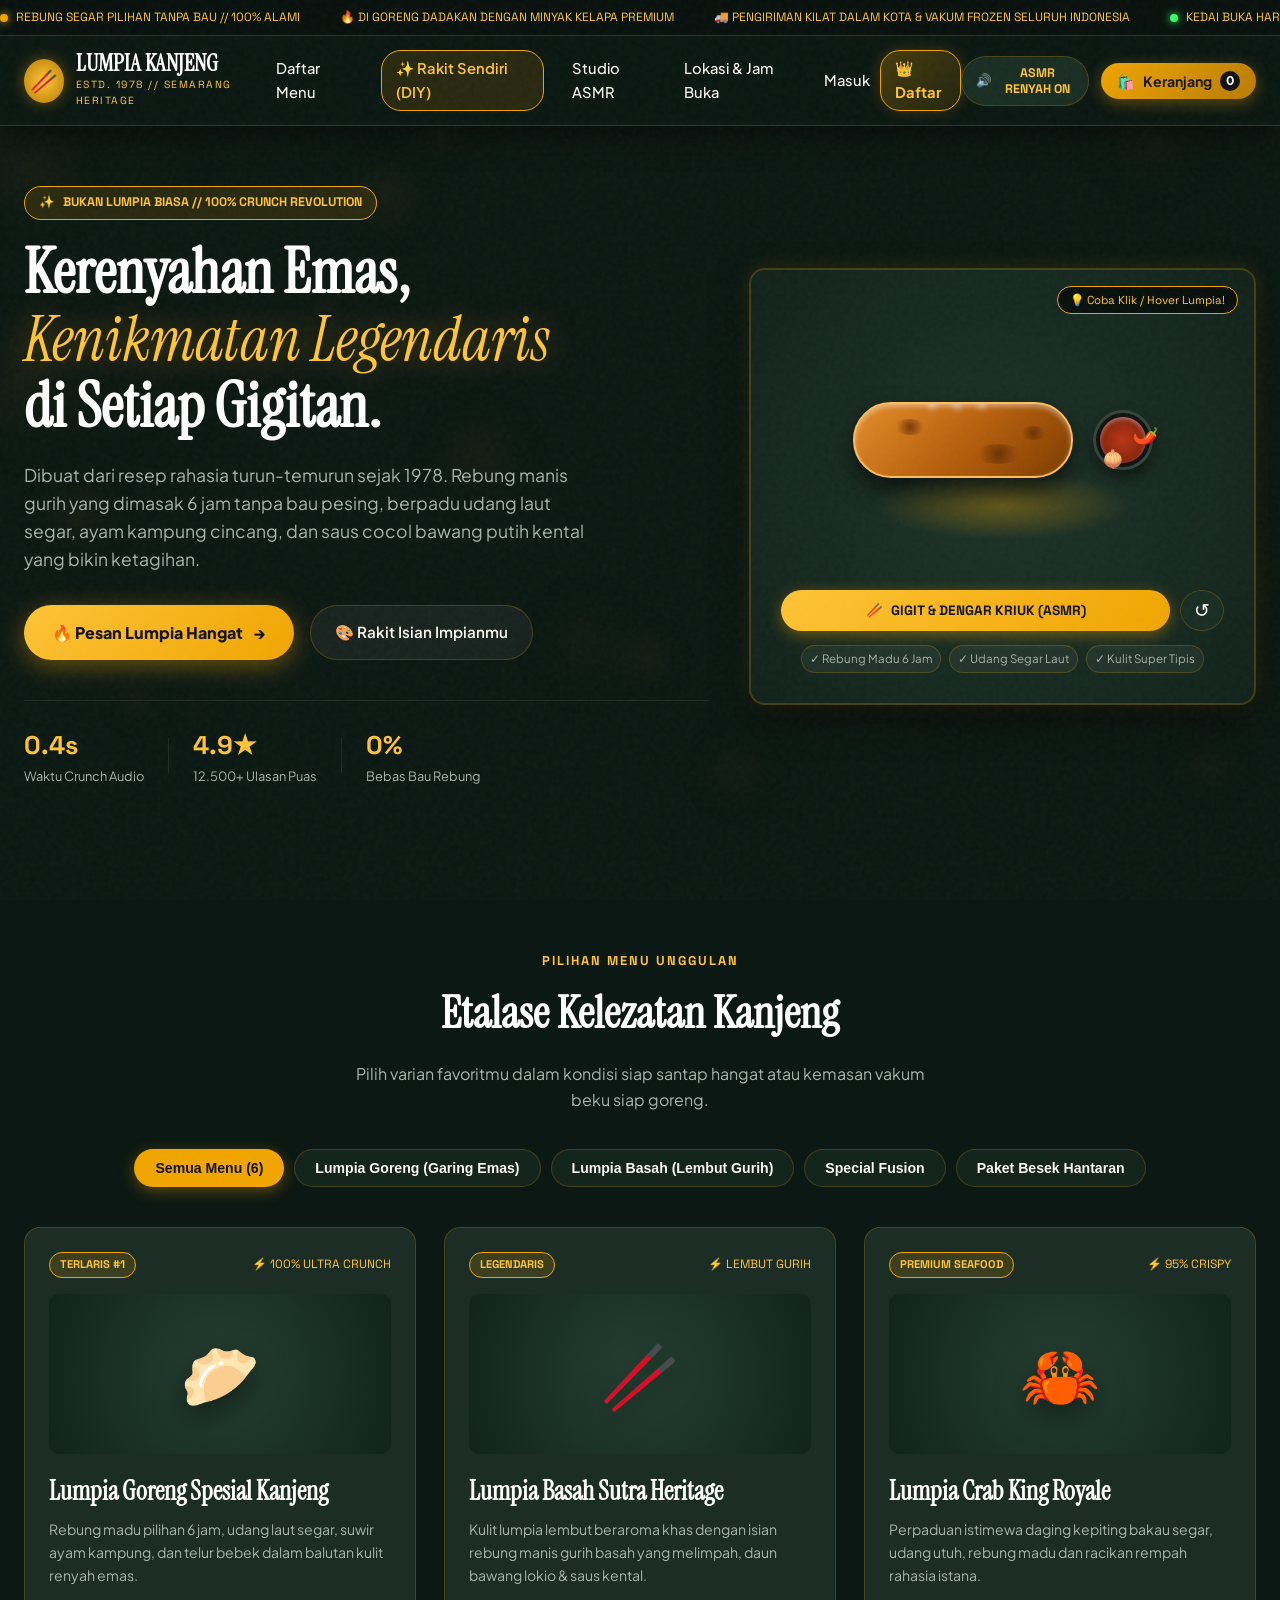
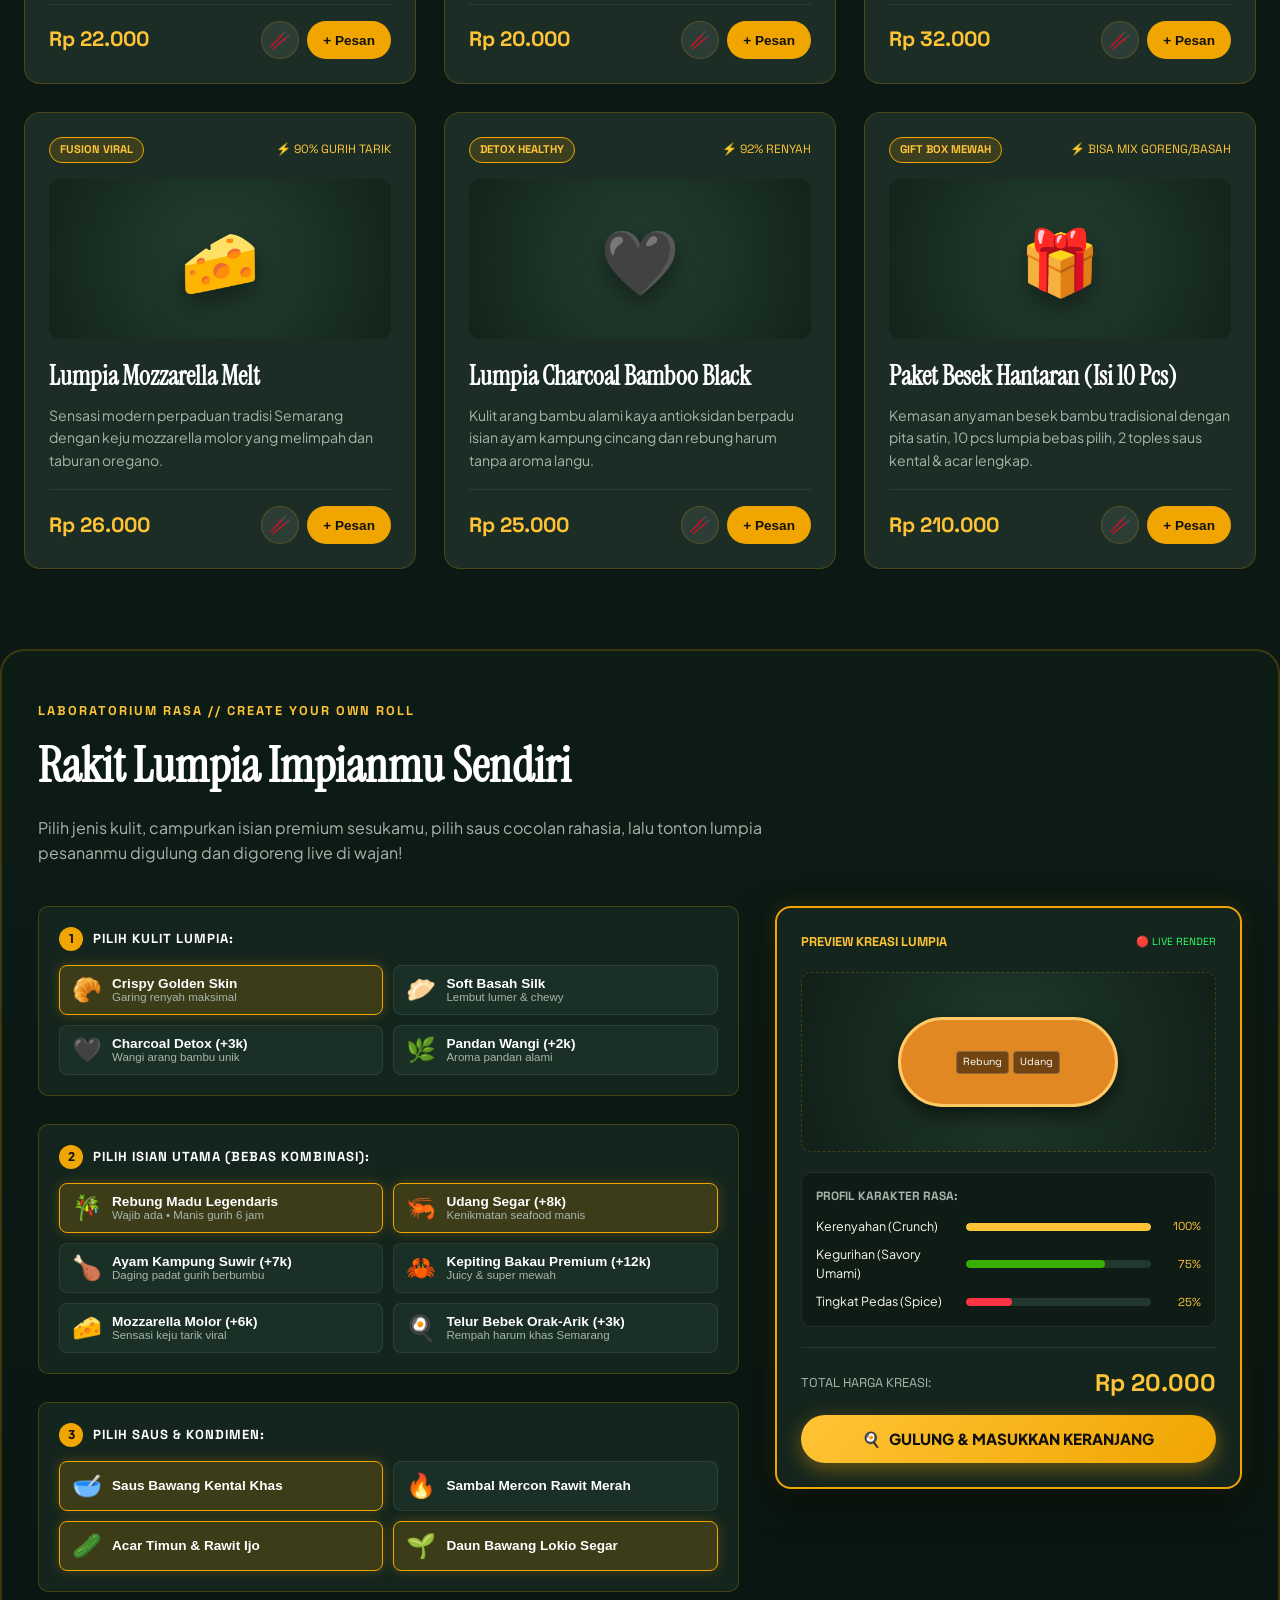
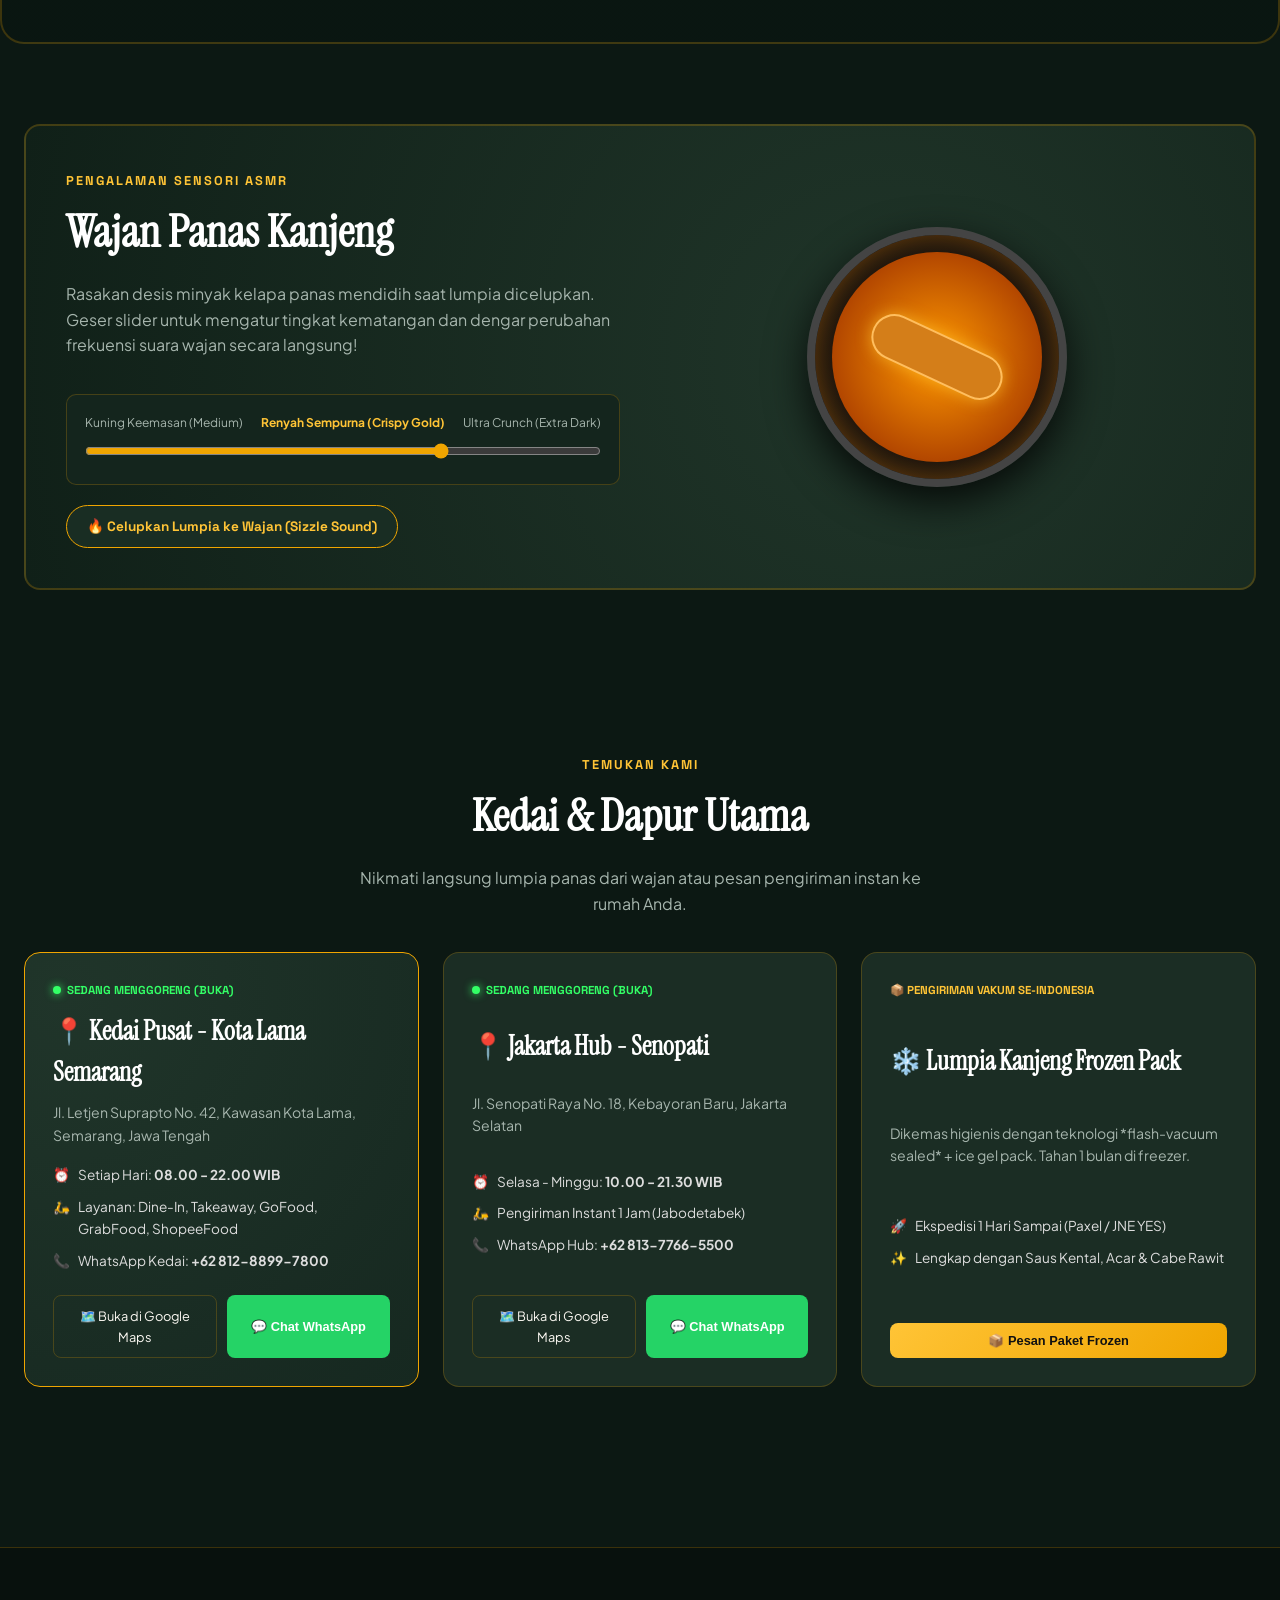
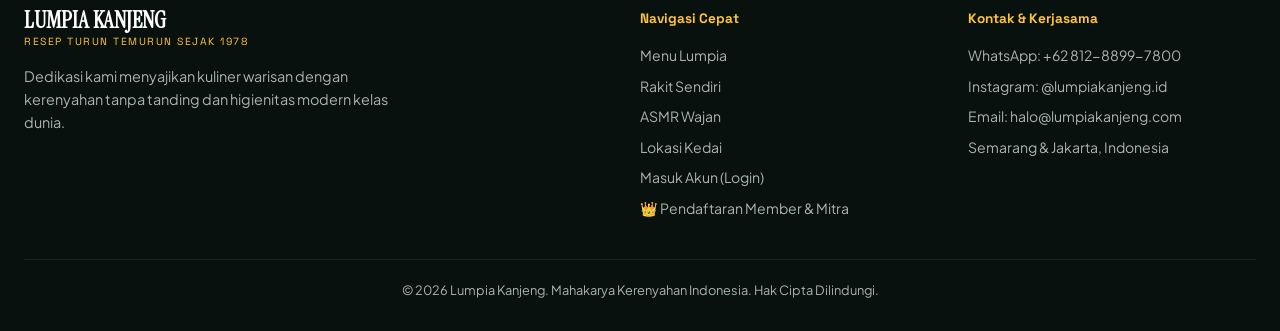
<file: index.html>
<!DOCTYPE html>
<html lang="id">
<head>
  <meta charset="UTF-8">
  <meta name="viewport" content="width=device-width, initial-scale=1.0">
  <title>LUMPIA KANJENG // Mahakarya Kerenyahan Tradisional & Modern</title>
  <link rel="preconnect" href="https://fonts.googleapis.com">
  <link rel="preconnect" href="https://fonts.gstatic.com" crossorigin>
  <link href="https://fonts.googleapis.com/css2?family=Instrument+Serif:ital@0;1&family=Plus+Jakarta+Sans:wght@400;500;600;700;800&family=Space+Grotesk:wght@500;700&display=swap" rel="stylesheet">
  <link rel="stylesheet" href="style.css">
</head>
<body>
  <!-- Grain & Ambient Steam Background Canvas -->
  <canvas id="ambientSteamCanvas" class="ambient-steam-canvas"></canvas>
  <div class="noise-overlay" aria-hidden="true"></div>

  <!-- Top Sticky Announcement & Sensory Bar -->
  <aside class="sensory-announcement-bar">
    <div class="announcement-track">
      <div class="track-item"><span class="badge-dot pulse-gold"></span> REBUNG SEGAR PILIHAN TANPA BAU // 100% ALAMI</div>
      <div class="track-item">🔥 DI GORENG DADAKAN DENGAN MINYAK KELAPA PREMIUM</div>
      <div class="track-item">🚚 PENGIRIMAN KILAT DALAM KOTA & VAKUM FROZEN SELURUH INDONESIA</div>
      <div class="track-item"><span class="badge-dot pulse-green"></span> KEDAI BUKA HARI INI HINGGA 22:00 WIB</div>
    </div>
  </aside>

  <!-- Navigation Header -->
  <header class="main-navbar" id="navbar">
    <div class="nav-container">
      <a href="#" class="brand-logo">
        <div class="logo-emblem">
          <span class="emblem-wok">🥢</span>
        </div>
        <div class="logo-text">
          <span class="logo-title">LUMPIA KANJENG</span>
          <span class="logo-sub">ESTD. 1978 // SEMARANG HERITAGE</span>
        </div>
      </a>

      <nav class="nav-links" id="mainNavLinks">
        <a href="#menu-section" class="nav-link">Daftar Menu</a>
        <a href="#diy-studio" class="nav-link highlight-pill">✨ Rakit Sendiri (DIY)</a>
        <a href="#wok-asmr" class="nav-link">Studio ASMR</a>
        <a href="#location-section" class="nav-link">Lokasi & Jam Buka</a>
        <span id="navAuthSlot" style="display: inline-flex; align-items: center; gap: 10px;">
          <a href="login.html" class="nav-link" id="navLoginLink">Masuk</a>
          <a href="daftar.html" class="nav-link highlight-gold-pill" id="navRegisterLink">👑 Daftar</a>
        </span>
      </nav>

      <div class="nav-actions">
        <!-- Audio ASMR Toggle -->
        <button class="asmr-toggle-btn" id="asmrToggleBtn" title="Aktifkan Suara Renyah & Sizzle ASMR">
          <span class="asmr-icon">🔊</span>
          <span class="asmr-label">ASMR RENYAH ON</span>
        </button>

        <!-- Cart Button -->
        <button class="cart-trigger-btn" id="cartTriggerBtn">
          <span class="cart-icon">🛍️</span>
          <span class="cart-title">Keranjang</span>
          <span class="cart-badge" id="cartBadgeCount">0</span>
        </button>
      </div>
    </div>
  </header>

  <!-- HERO SECTION: THE INTERACTIVE GOLDEN CRUNCH -->
  <section class="hero-section">
    <div class="hero-container">
      
      <div class="hero-text-col">
        <div class="hero-tag">
          <span class="tag-icon">✨</span>
          <span>BUKAN LUMPIA BIASA // 100% CRUNCH REVOLUTION</span>
        </div>

        <h1 class="hero-headline">
          Kerenyahan Emas, <br>
          <span class="italic-serif highlight-amber">Kenikmatan Legendaris</span> <br>
          di Setiap Gigitan.
        </h1>

        <p class="hero-desc">
          Dibuat dari resep rahasia turun-temurun sejak 1978. Rebung manis gurih yang dimasak 6 jam tanpa bau pesing, berpadu udang laut segar, ayam kampung cincang, dan saus cocol bawang putih kental yang bikin ketagihan.
        </p>

        <div class="hero-action-group">
          <a href="#menu-section" class="btn-primary" id="heroExploreBtn">
            <span>🔥 Pesan Lumpia Hangat</span>
            <span class="btn-arrow">→</span>
          </a>
          <a href="#diy-studio" class="btn-secondary" id="heroCustomBtn">
            <span>🎨 Rakit Isian Impianmu</span>
          </a>
        </div>

        <div class="hero-stats-row">
          <div class="stat-box">
            <span class="stat-number">0.4s</span>
            <span class="stat-label">Waktu Crunch Audio</span>
          </div>
          <div class="stat-divider"></div>
          <div class="stat-box">
            <span class="stat-number">4.9★</span>
            <span class="stat-label">12.500+ Ulasan Puas</span>
          </div>
          <div class="stat-divider"></div>
          <div class="stat-box">
            <span class="stat-number">0%</span>
            <span class="stat-label">Bebas Bau Rebung</span>
          </div>
        </div>
      </div>

      <!-- Hero Interactive 3D/Canvas Lumpia Bite Playground -->
      <div class="hero-visual-col">
        <div class="hero-interactive-card" id="heroInteractiveLumpia">
          
          <div class="card-badge-floating">
            <span>💡 Coba Klik / Hover Lumpia!</span>
          </div>

          <!-- Realistic Layered Lumpia Graphic Container -->
          <div class="lumpia-stage">
            <div class="lumpia-glow-plate"></div>
            
            <!-- The Lumpia Object (Interactive click to bite) -->
            <div class="interactive-lumpia-wrapper" id="lumpiaHeroItem" title="Klik untuk dengar suara kriuk dan lihat isiannya!">
              <div class="lumpia-roll golden-fry" id="lumpiaRollMesh">
                <div class="roll-skin">
                  <div class="crust-blister b1"></div>
                  <div class="crust-blister b2"></div>
                  <div class="crust-blister b3"></div>
                  <div class="steam-vapors">
                    <span class="steam-line s1"></span>
                    <span class="steam-line s2"></span>
                    <span class="steam-line s3"></span>
                  </div>
                </div>

                <!-- Exposed cross-section when bitten -->
                <div class="lumpia-cross-section" id="lumpiaCrossSection">
                  <div class="filling-rebung"></div>
                  <div class="filling-shrimp"></div>
                  <div class="filling-chicken"></div>
                  <div class="filling-sauce-drip"></div>
                </div>
              </div>

              <!-- Sauce Dip Bowl Next to It -->
              <div class="sauce-dip-bowl" id="sauceDipBowl">
                <div class="sauce-liquid">
                  <div class="sauce-bubble"></div>
                </div>
                <div class="fresh-chili-garnish">🌶️</div>
                <div class="scallion-garnish">🧅</div>
              </div>
            </div>

            <!-- Particle Canvas for Crumbs Explosion -->
            <canvas id="crumbCanvas" class="crumb-canvas"></canvas>
          </div>

          <div class="lumpia-interactive-controls">
            <button class="bite-btn" id="btnBiteHero">
              <span class="bite-emoji">🥢</span>
              <span class="bite-text">GIGIT & DENGAR KRIUK (ASMR)</span>
            </button>
            <button class="reset-bite-btn" id="btnResetBite" title="Pulihkan Lumpia">↺</button>
          </div>
          
          <div class="flavor-pills-row">
            <span class="f-pill">✓ Rebung Madu 6 Jam</span>
            <span class="f-pill">✓ Udang Segar Laut</span>
            <span class="f-pill">✓ Kulit Super Tipis</span>
          </div>

        </div>
      </div>

    </div>
  </section>

  <!-- SECTION 2: MENU ETALASE KELEZATAN -->
  <section class="section-container menu-section" id="menu-section">
    <div class="section-header text-center">
      <span class="section-subtitle">PILIHAN MENU UNGGULAN</span>
      <h2 class="section-title">Etalase Kelezatan Kanjeng</h2>
      <p class="section-desc">Pilih varian favoritmu dalam kondisi siap santap hangat atau kemasan vakum beku siap goreng.</p>
    </div>

    <!-- Category Tabs -->
    <div class="menu-tabs-bar">
      <button class="menu-tab-btn active" data-category="all">Semua Menu (6)</button>
      <button class="menu-tab-btn" data-category="goreng">Lumpia Goreng (Garing Emas)</button>
      <button class="menu-tab-btn" data-category="basah">Lumpia Basah (Lembut Gurih)</button>
      <button class="menu-tab-btn" data-category="special">Special Fusion</button>
      <button class="menu-tab-btn" data-category="besek">Paket Besek Hantaran</button>
    </div>

    <!-- Menu Cards Grid -->
    <div class="menu-grid" id="menuGridContainer">
      <!-- Generated Dynamically via JS with Interactive Bite & Add to Cart -->
    </div>
  </section>

  <!-- SECTION 3: MIND-BLOWING DIY CUSTOM ROLL STUDIO -->
  <section class="section-container diy-section" id="diy-studio">
    <div class="diy-wrapper">
      
      <div class="diy-header">
        <div class="diy-badge">LABORATORIUM RASA // CREATE YOUR OWN ROLL</div>
        <h2 class="diy-title">Rakit Lumpia Impianmu Sendiri</h2>
        <p class="diy-desc">Pilih jenis kulit, campurkan isian premium sesukamu, pilih saus cocolan rahasia, lalu tonton lumpia pesananmu digulung dan digoreng live di wajan!</p>
      </div>

      <div class="diy-workbench-grid">
        
        <!-- Left: Ingredient Selection Controls -->
        <div class="diy-controls-panel">
          
          <!-- Step 1: Skin -->
          <div class="ingredient-step-box">
            <div class="step-num-title">
              <span class="step-num">1</span>
              <h4>PILIH KULIT LUMPIA:</h4>
            </div>
            <div class="options-pill-grid" id="skinOptions">
              <button class="opt-pill active" data-type="skin" data-name="Kulit Emas Renyah" data-price="0" data-crisp="100" data-color="#e28822">
                <span class="opt-icon">🥐</span>
                <div class="opt-info">
                  <strong>Crispy Golden Skin</strong>
                  <span>Garing renyah maksimal</span>
                </div>
              </button>
              <button class="opt-pill" data-type="skin" data-name="Kulit Basah Sutra" data-price="0" data-crisp="10" data-color="#f5eccb">
                <span class="opt-icon">🥟</span>
                <div class="opt-info">
                  <strong>Soft Basah Silk</strong>
                  <span>Lembut lumer & chewy</span>
                </div>
              </button>
              <button class="opt-pill" data-type="skin" data-name="Kulit Arang Bambu" data-price="3000" data-crisp="90" data-color="#2b2d35">
                <span class="opt-icon">🖤</span>
                <div class="opt-info">
                  <strong>Charcoal Detox (+3k)</strong>
                  <span>Wangi arang bambu unik</span>
                </div>
              </button>
              <button class="opt-pill" data-type="skin" data-name="Kulit Pandan Suji" data-price="2000" data-crisp="85" data-color="#558b2f">
                <span class="opt-icon">🌿</span>
                <div class="opt-info">
                  <strong>Pandan Wangi (+2k)</strong>
                  <span>Aroma pandan alami</span>
                </div>
              </button>
            </div>
          </div>

          <!-- Step 2: Fillings (Multi-select) -->
          <div class="ingredient-step-box">
            <div class="step-num-title">
              <span class="step-num">2</span>
              <h4>PILIH ISIAN UTAMA (BEBAS KOMBINASI):</h4>
            </div>
            <div class="options-pill-grid" id="fillingOptions">
              <button class="opt-pill active" data-type="filling" data-name="Rebung Madu Kanjeng" data-price="12000" data-sweet="40" data-savory="60">
                <span class="opt-icon">🎋</span>
                <div class="opt-info">
                  <strong>Rebung Madu Legendaris</strong>
                  <span>Wajib ada • Manis gurih 6 jam</span>
                </div>
              </button>
              <button class="opt-pill active" data-type="filling" data-name="Udang Laut Cincang" data-price="8000" data-sweet="20" data-savory="90">
                <span class="opt-icon">🦐</span>
                <div class="opt-info">
                  <strong>Udang Segar (+8k)</strong>
                  <span>Kenikmatan seafood manis</span>
                </div>
              </button>
              <button class="opt-pill" data-type="filling" data-name="Ayam Kampung Suwir" data-price="7000" data-sweet="10" data-savory="85">
                <span class="opt-icon">🍗</span>
                <div class="opt-info">
                  <strong>Ayam Kampung Suwir (+7k)</strong>
                  <span>Daging padat gurih berbumbu</span>
                </div>
              </button>
              <button class="opt-pill" data-type="filling" data-name="Daging Kepiting Bakau" data-price="12000" data-sweet="30" data-savory="95">
                <span class="opt-icon">🦀</span>
                <div class="opt-info">
                  <strong>Kepiting Bakau Premium (+12k)</strong>
                  <span>Juicy & super mewah</span>
                </div>
              </button>
              <button class="opt-pill" data-type="filling" data-name="Mozzarella Lumer" data-price="6000" data-sweet="10" data-savory="70">
                <span class="opt-icon">🧀</span>
                <div class="opt-info">
                  <strong>Mozzarella Molor (+6k)</strong>
                  <span>Sensasi keju tarik viral</span>
                </div>
              </button>
              <button class="opt-pill" data-type="filling" data-name="Telur Orak-Arik Bawang" data-price="3000" data-sweet="0" data-savory="70">
                <span class="opt-icon">🍳</span>
                <div class="opt-info">
                  <strong>Telur Bebek Orak-Arik (+3k)</strong>
                  <span>Rempah harum khas Semarang</span>
                </div>
              </button>
            </div>
          </div>

          <!-- Step 3: Sauces & Garnishes -->
          <div class="ingredient-step-box">
            <div class="step-num-title">
              <span class="step-num">3</span>
              <h4>PILIH SAUS & KONDIMEN:</h4>
            </div>
            <div class="options-pill-grid" id="sauceOptions">
              <button class="opt-pill active" data-type="sauce" data-name="Saus Bawang Kental Kanjeng" data-spicy="0">
                <span class="opt-icon">🥣</span>
                <div class="opt-info"><strong>Saus Bawang Kental Khas</strong></div>
              </button>
              <button class="opt-pill" data-type="sauce" data-name="Sambal Mercon Rawit" data-spicy="95">
                <span class="opt-icon">🔥</span>
                <div class="opt-info"><strong>Sambal Mercon Rawit Merah</strong></div>
              </button>
              <button class="opt-pill active" data-type="sauce" data-name="Acar Timun & Rawit Ijo" data-spicy="30">
                <span class="opt-icon">🥒</span>
                <div class="opt-info"><strong>Acar Timun & Rawit Ijo</strong></div>
              </button>
              <button class="opt-pill active" data-type="sauce" data-name="Daun Bawang Lokio" data-spicy="10">
                <span class="opt-icon">🌱</span>
                <div class="opt-info"><strong>Daun Bawang Lokio Segar</strong></div>
              </button>
            </div>
          </div>

        </div>

        <!-- Right: Live Visualizer & Flavor Radar -->
        <div class="diy-preview-panel">
          <div class="preview-stage-card">
            
            <div class="stage-header">
              <span class="stage-title">PREVIEW KREASI LUMPIA</span>
              <span class="live-status-pill">🔴 LIVE RENDER</span>
            </div>

            <!-- Visual Layering Diagram -->
            <div class="visual-roll-assembly" id="rollAssembly">
              <div class="assembly-wrapper">
                <div class="skin-layer" id="previewSkinLayer">
                  <div class="skin-texture-effect"></div>
                  <!-- Dynamic Stack of Fillings Inside -->
                  <div class="fillings-stack" id="previewFillingsStack">
                    <!-- Dynamic badges for each chosen filling -->
                  </div>
                </div>
              </div>
            </div>

            <!-- Flavor Profile Radar Stats -->
            <div class="flavor-radar-card">
              <h5 class="radar-title">PROFIL KARAKTER RASA:</h5>
              <div class="flavor-bars-container">
                <div class="flavor-bar-item">
                  <span class="bar-label">Kerenyahan (Crunch)</span>
                  <div class="bar-track"><div class="bar-fill crunch-fill" id="barCrunch" style="width: 95%;"></div></div>
                  <span class="bar-val" id="valCrunch">95%</span>
                </div>
                <div class="flavor-bar-item">
                  <span class="bar-label">Kegurihan (Savory Umami)</span>
                  <div class="bar-track"><div class="bar-fill umami-fill" id="barUmami" style="width: 85%;"></div></div>
                  <span class="bar-val" id="valUmami">85%</span>
                </div>
                <div class="flavor-bar-item">
                  <span class="bar-label">Tingkat Pedas (Spice)</span>
                  <div class="bar-track"><div class="bar-fill spicy-fill" id="barSpicy" style="width: 30%;"></div></div>
                  <span class="bar-val" id="valSpicy">30%</span>
                </div>
              </div>
            </div>

            <!-- Summary & Add to Cart -->
            <div class="diy-order-summary">
              <div class="summary-price-box">
                <span class="sum-label">TOTAL HARGA KREASI:</span>
                <span class="sum-price" id="diyTotalPrice">Rp 20.000</span>
              </div>

              <button class="diy-roll-btn" id="btnRollAndFry">
                <span class="fry-anim-icon">🍳</span>
                <span class="btn-text">GULUNG & MASUKKAN KERANJANG</span>
              </button>
            </div>

          </div>
        </div>

      </div>

    </div>
  </section>

  <!-- SECTION 4: HOT WOK ASMR SIMULATOR -->
  <section class="section-container wok-section" id="wok-asmr">
    <div class="wok-card">
      <div class="wok-text-info">
        <span class="section-subtitle">PENGALAMAN SENSORI ASMR</span>
        <h2 class="section-title">Wajan Panas Kanjeng</h2>
        <p class="section-desc">Rasakan desis minyak kelapa panas mendidih saat lumpia dicelupkan. Geser slider untuk mengatur tingkat kematangan dan dengar perubahan frekuensi suara wajan secara langsung!</p>
        
        <!-- Fry Level Slider -->
        <div class="fry-slider-box">
          <div class="slider-labels">
            <span>Kuning Keemasan (Medium)</span>
            <span class="active-level" id="fryLevelName">Renyah Sempurna (Crispy Gold)</span>
            <span>Ultra Crunch (Extra Dark)</span>
          </div>
          <input type="range" min="1" max="100" value="70" class="tactile-range" id="frySlider">
        </div>

        <button class="tactile-wok-btn" id="btnTriggerWokSizzle">
          <span>🔥 Celupkan Lumpia ke Wajan (Sizzle Sound)</span>
        </button>
      </div>

      <div class="wok-visual-box">
        <div class="wok-graphic">
          <div class="wok-oil-surface" id="wokOilSurface">
            <div class="wok-bubbles-container" id="wokBubbles"></div>
            <div class="wok-lumpia-submerged"></div>
          </div>
        </div>
      </div>
    </div>
  </section>

  <!-- SECTION 5: LOKASI, JAM BUKA & NAVIGASI KEDAI -->
  <section class="section-container location-section" id="location-section">
    <div class="section-header text-center">
      <span class="section-subtitle">TEMUKAN KAMI</span>
      <h2 class="section-title">Kedai & Dapur Utama</h2>
      <p class="section-desc">Nikmati langsung lumpia panas dari wajan atau pesan pengiriman instan ke rumah Anda.</p>
    </div>

    <div class="location-grid">
      
      <!-- Outlet 1: Pusat Semarang -->
      <div class="outlet-card active-hub">
        <div class="outlet-status-badge open">
          <span class="dot-live"></span>
          <span>SEDANG MENGGORENG (BUKA)</span>
        </div>
        <h3 class="outlet-name">📍 Kedai Pusat - Kota Lama Semarang</h3>
        <p class="outlet-address">Jl. Letjen Suprapto No. 42, Kawasan Kota Lama, Semarang, Jawa Tengah</p>
        
        <div class="outlet-details-list">
          <div class="detail-row">
            <span class="icon">⏰</span>
            <span>Setiap Hari: <strong>08.00 - 22.00 WIB</strong></span>
          </div>
          <div class="detail-row">
            <span class="icon">🛵</span>
            <span>Layanan: Dine-In, Takeaway, GoFood, GrabFood, ShopeeFood</span>
          </div>
          <div class="detail-row">
            <span class="icon">📞</span>
            <span>WhatsApp Kedai: <strong>+62 812-8899-7800</strong></span>
          </div>
        </div>

        <div class="outlet-actions">
          <a href="https://maps.google.com" target="_blank" class="btn-outline-loc">🗺️ Buka di Google Maps</a>
          <button class="btn-wa-order" data-outlet="Semarang">💬 Chat WhatsApp</button>
        </div>
      </div>

      <!-- Outlet 2: Jakarta Senopati Hub -->
      <div class="outlet-card">
        <div class="outlet-status-badge open">
          <span class="dot-live"></span>
          <span>SEDANG MENGGORENG (BUKA)</span>
        </div>
        <h3 class="outlet-name">📍 Jakarta Hub - Senopati</h3>
        <p class="outlet-address">Jl. Senopati Raya No. 18, Kebayoran Baru, Jakarta Selatan</p>
        
        <div class="outlet-details-list">
          <div class="detail-row">
            <span class="icon">⏰</span>
            <span>Selasa - Minggu: <strong>10.00 - 21.30 WIB</strong></span>
          </div>
          <div class="detail-row">
            <span class="icon">🛵</span>
            <span>Pengiriman Instant 1 Jam (Jabodetabek)</span>
          </div>
          <div class="detail-row">
            <span class="icon">📞</span>
            <span>WhatsApp Hub: <strong>+62 813-7766-5500</strong></span>
          </div>
        </div>

        <div class="outlet-actions">
          <a href="https://maps.google.com" target="_blank" class="btn-outline-loc">🗺️ Buka di Google Maps</a>
          <button class="btn-wa-order" data-outlet="Jakarta">💬 Chat WhatsApp</button>
        </div>
      </div>

      <!-- Outlet 3: Frozen Nusantara -->
      <div class="outlet-card special-card">
        <div class="outlet-status-badge shipping">
          <span>📦 PENGIRIMAN VAKUM SE-INDONESIA</span>
        </div>
        <h3 class="outlet-name">❄️ Lumpia Kanjeng Frozen Pack</h3>
        <p class="outlet-address">Dikemas higienis dengan teknologi *flash-vacuum sealed* + ice gel pack. Tahan 1 bulan di freezer.</p>
        
        <div class="outlet-details-list">
          <div class="detail-row">
            <span class="icon">🚀</span>
            <span>Ekspedisi 1 Hari Sampai (Paxel / JNE YES)</span>
          </div>
          <div class="detail-row">
            <span class="icon">✨</span>
            <span>Lengkap dengan Saus Kental, Acar & Cabe Rawit</span>
          </div>
        </div>

        <div class="outlet-actions">
          <button class="btn-wa-order highlight" data-outlet="Frozen">📦 Pesan Paket Frozen</button>
        </div>
      </div>

    </div>
  </section>

  <!-- SECTION 6: FOOTER -->
  <footer class="main-footer">
    <div class="footer-container">
      <div class="footer-brand-col">
        <div class="logo-text">
          <span class="logo-title white">LUMPIA KANJENG</span>
          <span class="logo-sub gold">RESEP TURUN TEMURUN SEJAK 1978</span>
        </div>
        <p class="footer-bio">
          Dedikasi kami menyajikan kuliner warisan dengan kerenyahan tanpa tanding dan higienitas modern kelas dunia.
        </p>
      </div>

      <div class="footer-links-col">
        <h4>Navigasi Cepat</h4>
        <ul>
          <li><a href="#menu-section">Menu Lumpia</a></li>
          <li><a href="#diy-studio">Rakit Sendiri</a></li>
          <li><a href="#wok-asmr">ASMR Wajan</a></li>
          <li><a href="#location-section">Lokasi Kedai</a></li>
          <li><a href="login.html">Masuk Akun (Login)</a></li>
          <li><a href="daftar.html">👑 Pendaftaran Member & Mitra</a></li>
        </ul>
      </div>

      <div class="footer-links-col">
        <h4>Kontak & Kerjasama</h4>
        <ul>
          <li>WhatsApp: +62 812-8899-7800</li>
          <li>Instagram: @lumpiakanjeng.id</li>
          <li>Email: halo@lumpiakanjeng.com</li>
          <li>Semarang & Jakarta, Indonesia</li>
        </ul>
      </div>
    </div>
    <div class="footer-bottom">
      <p>© 2026 Lumpia Kanjeng. Mahakarya Kerenyahan Indonesia. Hak Cipta Dilindungi.</p>
    </div>
  </footer>

  <!-- CART SIDEBAR DRAWER & THERMAL RECEIPT PRINTER -->
  <div class="cart-drawer-backdrop" id="cartBackdrop">
    <div class="cart-drawer" id="cartDrawer">
      
      <div class="cart-header">
        <div class="cart-header-title">
          <span class="icon">🛍️</span>
          <h3>Keranjang Belanja</h3>
        </div>
        <button class="close-cart-btn" id="closeCartBtn">×</button>
      </div>

      <!-- Cart Items List Container -->
      <div class="cart-body" id="cartItemList">
        <div class="cart-empty-state" id="cartEmptyState">
          <span class="empty-emoji">🥢</span>
          <p>Keranjang masih kosong nih.</p>
          <span>Pilih menu lezat di atas untuk memulai pesanan!</span>
        </div>
      </div>

      <!-- Cart Footer & Checkout Action -->
      <div class="cart-footer" id="cartFooter">
        <!-- Cart Member Notice -->
        <div class="cart-member-notice" id="cartMemberNotice">
          <span>💡 Member Kanjeng Club dapat diskon 15%!</span>
          <a href="login.html" id="cartAuthLink">Masuk / Daftar</a>
        </div>

        <div class="cart-price-breakdown">
          <div class="breakdown-row">
            <span>Subtotal Menu</span>
            <span id="cartSubtotalText">Rp 0</span>
          </div>
          <div class="breakdown-row">
            <span>Kemasan Besek & Box Aman</span>
            <span class="free-tag">GRATIS</span>
          </div>
          <div class="breakdown-row member-discount-row" id="cartMemberDiscountRow" style="display: none; color: #ffc436; font-weight: 700;">
            <span>Diskon Member VIP (15%)</span>
            <span id="cartMemberDiscountText">-Rp 0</span>
          </div>
          <div class="breakdown-row total-row">
            <span>Total Pembayaran</span>
            <span id="cartGrandTotalText" class="grand-total-val">Rp 0</span>
          </div>
        </div>

        <button class="btn-checkout-wa" id="btnCheckoutWhatsApp">
          <span class="wa-icon">💬</span>
          <span>PESAN LANGSUNG VIA WHATSAPP</span>
        </button>
        <button class="btn-print-receipt" id="btnPrintReceipt">
          <span>🧾 Cetak Struk Pesanan (Thermal Receipt)</span>
        </button>
      </div>

    </div>
  </div>

  <!-- MODAL: THERMAL RECEIPT PREVIEW -->
  <div class="modal-receipt-backdrop" id="receiptModal">
    <div class="thermal-receipt-paper" id="receiptPaper">
      <button class="close-receipt-btn" id="closeReceiptBtn">×</button>
      <div class="receipt-header text-center">
        <div class="receipt-logo">🥢 LUMPIA KANJENG 🥢</div>
        <div class="receipt-sub">SEMARANG HERITAGE CRUNCH // EST. 1978</div>
        <div class="receipt-divider">================================</div>
        <div class="receipt-meta">
          <div class="r-row"><span>TANGGAL:</span> <span id="rDate">15/09/2026</span></div>
          <div class="r-row"><span>NO. ORDER:</span> <span id="rOrderNo">#LK-88912</span></div>
          <div class="r-row"><span>STATUS:</span> <span>SIAP DIGORENG HANGAT</span></div>
        </div>
        <div class="receipt-divider">--------------------------------</div>
      </div>

      <div class="receipt-items-list" id="rItemsList">
        <!-- Injected via JS -->
      </div>

      <div class="receipt-divider">--------------------------------</div>
      <div class="receipt-total-section">
        <div class="r-row bold"><span>TOTAL TAGIHAN:</span> <span id="rTotalAmount">Rp 0</span></div>
        <div class="r-row"><span>METODE:</span> <span>QRIS / TRANSFER / COD</span></div>
      </div>
      <div class="receipt-divider">================================</div>
      
      <!-- Fake QRIS code for visual delight -->
      <div class="receipt-qris-box text-center">
        <div class="qris-box-graphic">
          <div class="qris-pattern"></div>
        </div>
        <span>SCAN QRIS UNTUK PEMBAYARAN CEPAT</span>
      </div>

      <div class="receipt-footer text-center">
        <p>MATUR NUWUN // TERIMA KASIH</p>
        <p>Simpan struk ini untuk klaim garansi kerenyahan!</p>
      </div>
    </div>
  </div>

  <!-- Toast Notification Container -->
  <div class="toast-hub" id="toastHub"></div>

  <!-- Scripts -->
  <script src="audio.js"></script>
  <script src="app.js"></script>
</body>
</html>
</file>
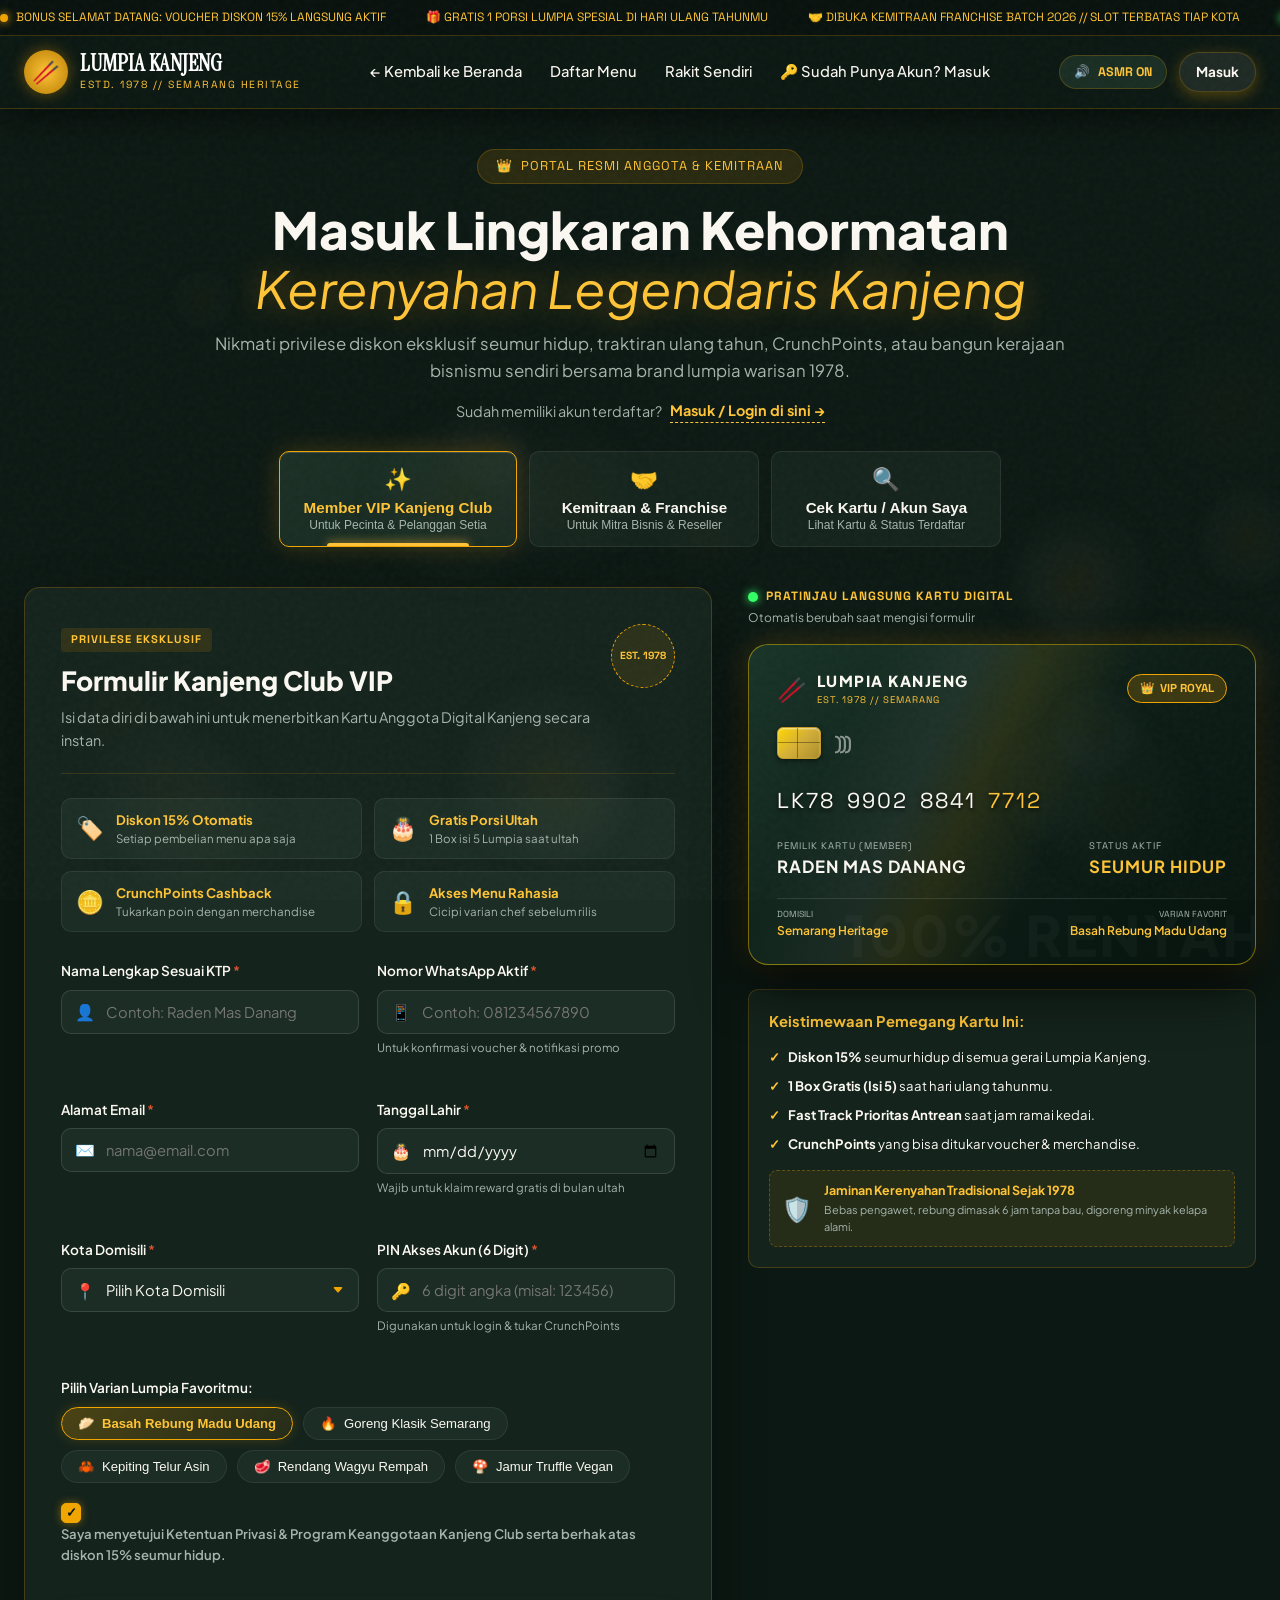
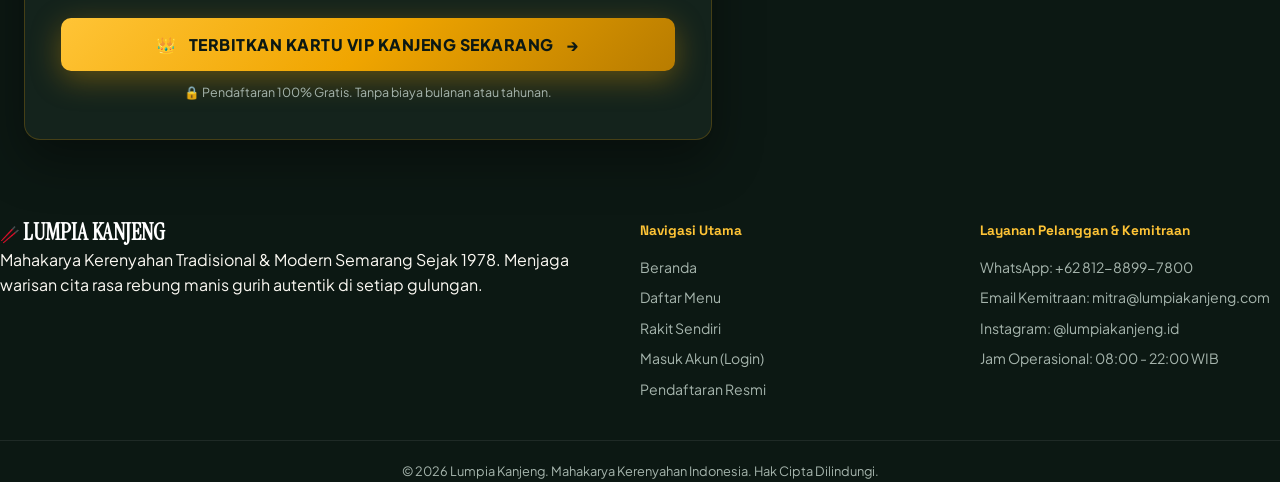
<file: daftar.html>
<!DOCTYPE html>
<html lang="id">
<head>
  <meta charset="UTF-8">
  <meta name="viewport" content="width=device-width, initial-scale=1.0">
  <title>Pendaftaran Resmi // Kanjeng Club & Kemitraan Lumpia Kanjeng</title>
  <link rel="preconnect" href="https://fonts.googleapis.com">
  <link rel="preconnect" href="https://fonts.gstatic.com" crossorigin>
  <link href="https://fonts.googleapis.com/css2?family=Instrument+Serif:ital@0;1&family=Plus+Jakarta+Sans:wght@400;500;600;700;800&family=Space+Grotesk:wght@500;700&display=swap" rel="stylesheet">
  <link rel="stylesheet" href="style.css">
  <link rel="stylesheet" href="daftar.css">
</head>
<body class="daftar-page">
  <!-- Grain & Ambient Steam Background Canvas -->
  <canvas id="ambientSteamCanvas" class="ambient-steam-canvas"></canvas>
  <div class="noise-overlay" aria-hidden="true"></div>

  <!-- Top Sticky Sensory Bar -->
  <aside class="sensory-announcement-bar">
    <div class="announcement-track">
      <div class="track-item"><span class="badge-dot pulse-gold"></span> BONUS SELAMAT DATANG: VOUCHER DISKON 15% LANGSUNG AKTIF</div>
      <div class="track-item">🎁 GRATIS 1 PORSI LUMPIA SPESIAL DI HARI ULANG TAHUNMU</div>
      <div class="track-item">🤝 DIBUKA KEMITRAAN FRANCHISE BATCH 2026 // SLOT TERBATAS TIAP KOTA</div>
      <div class="track-item"><span class="badge-dot pulse-green"></span> KARTU MEMBER DIGITAL LANGSUNG DAPAT DIUNDUH</div>
    </div>
  </aside>

  <!-- Navigation Header -->
  <header class="main-navbar" id="navbar">
    <div class="nav-container">
      <a href="index.html" class="brand-logo">
        <div class="logo-emblem">
          <span class="emblem-wok">🥢</span>
        </div>
        <div class="logo-text">
          <span class="logo-title">LUMPIA KANJENG</span>
          <span class="logo-sub">ESTD. 1978 // SEMARANG HERITAGE</span>
        </div>
      </a>

      <nav class="nav-links">
        <a href="index.html" class="nav-link">← Kembali ke Beranda</a>
        <a href="index.html#menu-section" class="nav-link">Daftar Menu</a>
        <a href="index.html#diy-studio" class="nav-link">Rakit Sendiri</a>
        <a href="login.html" class="nav-link">🔑 Sudah Punya Akun? Masuk</a>
      </nav>

      <div class="nav-actions">
        <button class="asmr-toggle-btn" id="asmrToggleBtn" title="Aktifkan Suara ASMR & Efek">
          <span class="asmr-icon">🔊</span>
          <span class="asmr-label">ASMR ON</span>
        </button>
        <a href="login.html" class="btn-pesan-nav" style="background: rgba(255,255,255,0.08); border: 1px solid var(--border-emerald); color: var(--text-cream);">
          <span>Masuk</span>
        </a>
      </div>
    </div>
  </header>

  <!-- MAIN REGISTRATION CONTENT WRAPPER -->
  <main class="reg-main-wrapper">
    
    <!-- Hero Headline & Intro -->
    <section class="reg-hero-header">
      <div class="reg-hero-badge">
        <span class="badge-icon">👑</span>
        <span>PORTAL RESMI ANGGOTA & KEMITRAAN</span>
      </div>
      <h1 class="reg-hero-title">
        Masuk Lingkaran Kehormatan <br>
        <span class="italic-serif highlight-amber">Kerenyahan Legendaris Kanjeng</span>
      </h1>
      <p class="reg-hero-subtitle">
        Nikmati privilese diskon eksklusif seumur hidup, traktiran ulang tahun, CrunchPoints, atau bangun kerajaan bisnismu sendiri bersama brand lumpia warisan 1978.
      </p>

      <!-- Switch to Login Notice -->
      <div class="reg-switch-login-bar">
        <span>Sudah memiliki akun terdaftar?</span>
        <a href="login.html">Masuk / Login di sini →</a>
      </div>

      <!-- Segmented Tab Switcher -->
      <div class="reg-tab-switcher" role="tablist">
        <button class="reg-tab-btn active" id="tabMemberBtn" role="tab" aria-selected="true" data-tab="member">
          <span class="tab-icon">✨</span>
          <span class="tab-title">Member VIP Kanjeng Club</span>
          <span class="tab-sub">Untuk Pecinta & Pelanggan Setia</span>
        </button>
        <button class="reg-tab-btn" id="tabPartnerBtn" role="tab" aria-selected="false" data-tab="partner">
          <span class="tab-icon">🤝</span>
          <span class="tab-title">Kemitraan & Franchise</span>
          <span class="tab-sub">Untuk Mitra Bisnis & Reseller</span>
        </button>
        <button class="reg-tab-btn" id="tabCheckBtn" role="tab" aria-selected="false" data-tab="check">
          <span class="tab-icon">🔍</span>
          <span class="tab-title">Cek Kartu / Akun Saya</span>
          <span class="tab-sub">Lihat Kartu & Status Terdaftar</span>
        </button>
      </div>
    </section>

    <!-- CONTENT GRID: FORM COLUMN & LIVE CARD PREVIEW COLUMN -->
    <div class="reg-layout-grid">
      
      <!-- LEFT / MAIN: FORM CONTAINER -->
      <div class="reg-form-card">
        
        <!-- ================= PANEL 1: MEMBER VIP FORM ================= -->
        <div class="reg-panel active" id="panelMember">
          <div class="panel-header">
            <div class="panel-header-text">
              <span class="panel-badge">PRIVILESE EKSKLUSIF</span>
              <h2>Formulir Kanjeng Club VIP</h2>
              <p>Isi data diri di bawah ini untuk menerbitkan Kartu Anggota Digital Kanjeng secara instan.</p>
            </div>
            <div class="panel-seal">
              <span>EST. 1978</span>
            </div>
          </div>

          <!-- Benefits Pills Mini Bar -->
          <div class="benefits-mini-grid">
            <div class="benefit-item">
              <span class="b-icon">🏷️</span>
              <div>
                <strong>Diskon 15% Otomatis</strong>
                <small>Setiap pembelian menu apa saja</small>
              </div>
            </div>
            <div class="benefit-item">
              <span class="b-icon">🎂</span>
              <div>
                <strong>Gratis Porsi Ultah</strong>
                <small>1 Box isi 5 Lumpia saat ultah</small>
              </div>
            </div>
            <div class="benefit-item">
              <span class="b-icon">🪙</span>
              <div>
                <strong>CrunchPoints Cashback</strong>
                <small>Tukarkan poin dengan merchandise</small>
              </div>
            </div>
            <div class="benefit-item">
              <span class="b-icon">🔒</span>
              <div>
                <strong>Akses Menu Rahasia</strong>
                <small>Cicipi varian chef sebelum rilis</small>
              </div>
            </div>
          </div>

          <!-- Member Form -->
          <form id="memberRegForm" novalidate>
            
            <div class="form-row two-col">
              <div class="form-group">
                <label for="memberName">Nama Lengkap Sesuai KTP <span class="req">*</span></label>
                <div class="input-with-icon">
                  <span class="input-icon">👤</span>
                  <input type="text" id="memberName" name="memberName" placeholder="Contoh: Raden Mas Danang" required autocomplete="name">
                </div>
                <span class="field-error" id="errMemberName"></span>
              </div>

              <div class="form-group">
                <label for="memberPhone">Nomor WhatsApp Aktif <span class="req">*</span></label>
                <div class="input-with-icon">
                  <span class="input-icon">📱</span>
                  <input type="tel" id="memberPhone" name="memberPhone" placeholder="Contoh: 081234567890" required autocomplete="tel">
                </div>
                <span class="field-help">Untuk konfirmasi voucher & notifikasi promo</span>
                <span class="field-error" id="errMemberPhone"></span>
              </div>
            </div>

            <div class="form-row two-col">
              <div class="form-group">
                <label for="memberEmail">Alamat Email <span class="req">*</span></label>
                <div class="input-with-icon">
                  <span class="input-icon">✉️</span>
                  <input type="email" id="memberEmail" name="memberEmail" placeholder="nama@email.com" required autocomplete="email">
                </div>
                <span class="field-error" id="errMemberEmail"></span>
              </div>

              <div class="form-group">
                <label for="memberDob">Tanggal Lahir <span class="req">*</span></label>
                <div class="input-with-icon">
                  <span class="input-icon">🎂</span>
                  <input type="date" id="memberDob" name="memberDob" required>
                </div>
                <span class="field-help">Wajib untuk klaim reward gratis di bulan ultah</span>
                <span class="field-error" id="errMemberDob"></span>
              </div>
            </div>

            <div class="form-row two-col">
              <div class="form-group">
                <label for="memberCity">Kota Domisili <span class="req">*</span></label>
                <div class="input-with-icon">
                  <span class="input-icon">📍</span>
                  <select id="memberCity" name="memberCity" required>
                    <option value="">Pilih Kota Domisili</option>
                    <option value="Semarang (Pusat Heritage)">Semarang (Pusat Heritage)</option>
                    <option value="Jakarta Selatan">Jakarta Selatan</option>
                    <option value="Jakarta Pusat & Barat">Jakarta Pusat & Barat</option>
                    <option value="Tangerang & BSD">Tangerang & BSD</option>
                    <option value="Bekasi & Cikarang">Bekasi & Cikarang</option>
                    <option value="Bandung">Bandung</option>
                    <option value="Surabaya">Surabaya</option>
                    <option value="Yogyakarta">Yogyakarta</option>
                    <option value="Solo / Surakarta">Solo / Surakarta</option>
                    <option value="Kota Lainnya di Indonesia">Kota Lainnya di Indonesia</option>
                  </select>
                </div>
                <span class="field-error" id="errMemberCity"></span>
              </div>

              <div class="form-group">
                <label for="memberPin">PIN Akses Akun (6 Digit) <span class="req">*</span></label>
                <div class="input-with-icon">
                  <span class="input-icon">🔑</span>
                  <input type="password" id="memberPin" name="memberPin" maxlength="6" placeholder="6 digit angka (misal: 123456)" required>
                </div>
                <span class="field-help">Digunakan untuk login & tukar CrunchPoints</span>
                <span class="field-error" id="errMemberPin"></span>
              </div>
            </div>

            <!-- Lumpia Favorit Selector -->
            <div class="form-group">
              <label>Pilih Varian Lumpia Favoritmu:</label>
              <div class="flavor-chips-grid" id="flavorChipsGrid">
                <button type="button" class="flavor-chip active" data-flavor="Lumpia Basah Rebung Madu Udang">
                  <span class="f-emoji">🥟</span>
                  <span class="f-text">Basah Rebung Madu Udang</span>
                </button>
                <button type="button" class="flavor-chip" data-flavor="Lumpia Goreng Klasik Semarang">
                  <span class="f-emoji">🔥</span>
                  <span class="f-text">Goreng Klasik Semarang</span>
                </button>
                <button type="button" class="flavor-chip" data-flavor="Lumpia Spesial Kepiting Telur Asin">
                  <span class="f-emoji">🦀</span>
                  <span class="f-text">Kepiting Telur Asin</span>
                </button>
                <button type="button" class="flavor-chip" data-flavor="Lumpia Rendang Wagyu Rempah">
                  <span class="f-emoji">🥩</span>
                  <span class="f-text">Rendang Wagyu Rempah</span>
                </button>
                <button type="button" class="flavor-chip" data-flavor="Lumpia Jamur Truffle Vegan">
                  <span class="f-emoji">🍄</span>
                  <span class="f-text">Jamur Truffle Vegan</span>
                </button>
              </div>
              <input type="hidden" id="selectedFlavor" name="selectedFlavor" value="Lumpia Basah Rebung Madu Udang">
            </div>

            <!-- Agreement Checkbox -->
            <div class="form-group agreement-group">
              <label class="custom-checkbox">
                <input type="checkbox" id="memberAgree" required checked>
                <span class="checkbox-box"></span>
                <span class="checkbox-label">
                  Saya menyetujui Ketentuan Privasi & Program Keanggotaan Kanjeng Club serta berhak atas diskon 15% seumur hidup.
                </span>
              </label>
              <span class="field-error" id="errMemberAgree"></span>
            </div>

            <!-- Submit Button -->
            <div class="form-action-row">
              <button type="submit" class="btn-submit-reg" id="btnSubmitMember">
                <span class="btn-icon">👑</span>
                <span class="btn-text">TERBITKAN KARTU VIP KANJENG SEKARANG</span>
                <span class="btn-arrow">→</span>
              </button>
              <p class="submit-note">🔒 Pendaftaran 100% Gratis. Tanpa biaya bulanan atau tahunan.</p>
            </div>

          </form>
        </div>

        <!-- ================= PANEL 2: PARTNERSHIP FORM ================= -->
        <div class="reg-panel" id="panelPartner">
          <div class="panel-header">
            <div class="panel-header-text">
              <span class="panel-badge badge-partner">PELUANG USAHA 2026</span>
              <h2>Formulir Kemitraan & Franchise</h2>
              <p>Bergabunglah menjadi mitra resmi Lumpia Kanjeng di kotamu dengan dukungan penuh sistem kuliner warisan.</p>
            </div>
            <div class="panel-seal seal-gold">
              <span>ROI 3-6 BULAN</span>
            </div>
          </div>

          <!-- Partnership Packages Grid -->
          <div class="package-selection-header">
            <label>Pilih Paket Kemitraan yang Diminati: <span class="req">*</span></label>
          </div>
          <div class="packages-grid" id="packagesGrid">
            
            <div class="package-card active" data-package="Gerobak Heritage Kayu Jati" data-price="Rp 9.500.000" data-roi="3-4 Bulan">
              <div class="pkg-top">
                <span class="pkg-badge">POPULER</span>
                <span class="pkg-icon">🏮</span>
              </div>
              <h3 class="pkg-title">Gerobak Heritage Jati</h3>
              <p class="pkg-desc">Gerobak estetik khas Semarang, kompor high-pressure, wajan baja 60cm, starter kit 200 roll lumpia siap goreng.</p>
              <div class="pkg-price-row">
                <span class="pkg-price">Rp 9.500.000</span>
                <span class="pkg-unit">/ Sekali Bayar</span>
              </div>
              <ul class="pkg-perks">
                <li>✓ Gerobak kayu jati ukir portable</li>
                <li>✓ Bahan baku baku beku tanpa bau pesing</li>
                <li>✓ Standarisasi resep saus cocol rahasia</li>
              </ul>
            </div>

            <div class="package-card" data-package="Cloud Kitchen & Reseller Frozen" data-price="Rp 4.800.000" data-roi="1-2 Bulan">
              <div class="pkg-top">
                <span class="pkg-badge badge-blue">HEMAT MODAL</span>
                <span class="pkg-icon">📦</span>
              </div>
              <h3 class="pkg-title">Reseller & Cloud Kitchen</h3>
              <p class="pkg-desc">Fokus jualan frozen pack vakum dan pesan antar online (GrabFood/GoFood/ShopeeFood) dari rumah.</p>
              <div class="pkg-price-row">
                <span class="pkg-price">Rp 4.800.000</span>
                <span class="pkg-unit">/ Sekali Bayar</span>
              </div>
              <ul class="pkg-perks">
                <li>✓ Pasokan frozen vakum tahan 6 bulan</li>
                <li>✓ Aset foto produk & materi iklan digital</li>
                <li>✓ Akun merchant online dibantu setup</li>
              </ul>
            </div>

            <div class="package-card" data-package="Island Booth Mall & Resto Kanjeng" data-price="Rp 28.000.000" data-roi="5-6 Bulan">
              <div class="pkg-top">
                <span class="pkg-badge badge-gold">PREMIUM OUTLET</span>
                <span class="pkg-icon">🏛️</span>
              </div>
              <h3 class="pkg-title">Island Booth Mall / Resto</h3>
              <p class="pkg-desc">Konsep booth modern stainless gold untuk food court mall, bandara, atau ruko strategis.</p>
              <div class="pkg-price-row">
                <span class="pkg-price">Rp 28.000.000</span>
                <span class="pkg-unit">/ Paket Lengkap</span>
              </div>
              <ul class="pkg-perks">
                <li>✓ Booth island mewah siap operasional</li>
                <li>✓ Pelatihan barista & chef langsung</li>
                <li>✓ Sistem POS kasir & lisensi brand 3 thn</li>
              </ul>
            </div>

          </div>
          <input type="hidden" id="selectedPackage" name="selectedPackage" value="Gerobak Heritage Kayu Jati">

          <!-- Partner Form -->
          <form id="partnerRegForm" novalidate>
            
            <div class="form-row two-col">
              <div class="form-group">
                <label for="partnerName">Nama Lengkap Pemohon / Calon Mitra <span class="req">*</span></label>
                <div class="input-with-icon">
                  <span class="input-icon">👤</span>
                  <input type="text" id="partnerName" name="partnerName" placeholder="Contoh: Budi Prasetyo, S.E." required>
                </div>
                <span class="field-error" id="errPartnerName"></span>
              </div>

              <div class="form-group">
                <label for="partnerPhone">Nomor WhatsApp Bisnis <span class="req">*</span></label>
                <div class="input-with-icon">
                  <span class="input-icon">📱</span>
                  <input type="tel" id="partnerPhone" name="partnerPhone" placeholder="Contoh: 081298765432" required>
                </div>
                <span class="field-help">Tim kemitraan pusat akan menghubungi nomor ini</span>
                <span class="field-error" id="errPartnerPhone"></span>
              </div>
            </div>

            <div class="form-row two-col">
              <div class="form-group">
                <label for="partnerEmail">Email Bisnis <span class="req">*</span></label>
                <div class="input-with-icon">
                  <span class="input-icon">✉️</span>
                  <input type="email" id="partnerEmail" name="partnerEmail" placeholder="partner@domain.com" required>
                </div>
                <span class="field-error" id="errPartnerEmail"></span>
              </div>

              <div class="form-group">
                <label for="partnerCity">Rencana Kota / Lokasi Buka <span class="req">*</span></label>
                <div class="input-with-icon">
                  <span class="input-icon">📍</span>
                  <input type="text" id="partnerCity" name="partnerCity" placeholder="Contoh: Semarang Barat / BSD Tangerang" required>
                </div>
                <span class="field-error" id="errPartnerCity"></span>
              </div>
            </div>

            <div class="form-row two-col">
              <div class="form-group">
                <label for="partnerExperience">Pengalaman Usaha Kuliner</label>
                <div class="input-with-icon">
                  <span class="input-icon">💼</span>
                  <select id="partnerExperience" name="partnerExperience">
                    <option value="Pemula (Belum pernah usaha kuliner)">Pemula (Belum pernah usaha kuliner, butuh bimbingan penuh)</option>
                    <option value="Sedang menjalankan usaha F&B lain">Sedang menjalankan usaha F&B lain</option>
                    <option value="Sudah berpengalaman franchise kuliner">Sudah berpengalaman mengelola franchise</option>
                    <option value="Pernah usaha tapi ganti haluan">Pernah usaha kuliner sebelumnya</option>
                  </select>
                </div>
              </div>

              <div class="form-group">
                <label for="partnerTimeline">Target Waktu Buka Usaha</label>
                <div class="input-with-icon">
                  <span class="input-icon">⏱️</span>
                  <select id="partnerTimeline" name="partnerTimeline">
                    <option value="Segera dalam bulan ini">Segera dalam bulan ini</option>
                    <option value="1 - 2 Bulan ke depan">1 - 2 Bulan ke depan</option>
                    <option value="3 - 6 Bulan ke depan">3 - 6 Bulan ke depan</option>
                    <option value="Masih riset lokasi & modal">Masih riset lokasi & kesiapan modal</option>
                  </select>
                </div>
              </div>
            </div>

            <div class="form-group">
              <label for="partnerNotes">Catatan / Rencana Lokasi Khusus (Opsional)</label>
              <textarea id="partnerNotes" name="partnerNotes" rows="3" placeholder="Ceritakan singkat tentang titik lokasi yang Anda incar (misal: di depan minimarket ramai, ruko sendiri, dekat kampus, dll)..."></textarea>
            </div>

            <div class="form-group agreement-group">
              <label class="custom-checkbox">
                <input type="checkbox" id="partnerAgree" required checked>
                <span class="checkbox-box"></span>
                <span class="checkbox-label">
                  Data yang saya masukkan adalah benar dan saya bersedia menerima proposal resmi kemitraan & dihubungi tim pusat Lumpia Kanjeng.
                </span>
              </label>
              <span class="field-error" id="errPartnerAgree"></span>
            </div>

            <div class="form-action-row">
              <button type="submit" class="btn-submit-reg btn-partner" id="btnSubmitPartner">
                <span class="btn-icon">🤝</span>
                <span class="btn-text">AJUKAN KEMITRAAN & DAPATKAN PROPOSAL RESMI</span>
                <span class="btn-arrow">→</span>
              </button>
              <p class="submit-note">📑 Tim Kemitraan Kanjeng akan mengirimkan Dokumen PDF Proyeksi Keuangan & ROI via WhatsApp.</p>
            </div>

          </form>
        </div>

        <!-- ================= PANEL 3: CEK STATUS / AKUN SAYA ================= -->
        <div class="reg-panel" id="panelCheck">
          <div class="panel-header">
            <div class="panel-header-text">
              <span class="panel-badge">PORTAL ANGGOTA</span>
              <h2>Cek Kartu & Status Keanggotaan</h2>
              <p>Masukkan nomor WhatsApp atau Email yang pernah didaftarkan untuk menampilkan kembali kartu member digital dan kode diskonmu.</p>
            </div>
          </div>

          <form id="checkForm" class="check-member-box" novalidate>
            <div class="form-group">
              <label for="lookupQuery">Nomor WhatsApp atau Email Terdaftar <span class="req">*</span></label>
              <div class="search-input-wrap">
                <input type="text" id="lookupQuery" placeholder="Masukkan 0812... atau nama@email.com" required>
                <button type="submit" class="btn-lookup" id="btnLookup">
                  <span>🔍 Cari Data</span>
                </button>
              </div>
              <span class="field-error" id="errLookup"></span>
            </div>
          </form>

          <!-- Result Area -->
          <div class="lookup-result-area" id="lookupResultArea" style="display: none;">
            <!-- Rendered by JS -->
          </div>
        </div>

      </div>

      <!-- RIGHT: DYNAMIC 3D VIRTUAL CARD PREVIEW & PERKS WIDGET -->
      <aside class="reg-card-preview-col">
        
        <div class="preview-sticky-wrap">
          <div class="preview-header">
            <div class="live-dot-wrap">
              <span class="live-indicator-dot"></span>
              <span class="live-text">PRATINJAU LANGSUNG KARTU DIGITAL</span>
            </div>
            <span class="preview-sub">Otomatis berubah saat mengisi formulir</span>
          </div>

          <!-- 3D TILT VIRTUAL CARD ELEMENT -->
          <div class="virtual-card-wrapper" id="virtualCardWrapper">
            <div class="virtual-card" id="virtualCard">
              
              <!-- Card Sheen / Hologram Overlay -->
              <div class="card-shimmer"></div>
              <div class="card-glare" id="cardGlare"></div>

              <!-- Card Top Row: Brand & Tier -->
              <div class="card-top-bar">
                <div class="card-brand">
                  <span class="c-emblem">🥢</span>
                  <div>
                    <span class="c-brand-name">LUMPIA KANJENG</span>
                    <span class="c-heritage">EST. 1978 // SEMARANG</span>
                  </div>
                </div>
                <div class="card-tier-pill" id="cardTierPill">
                  <span class="tier-crown">👑</span>
                  <span class="tier-label" id="cardTierText">VIP ROYAL</span>
                </div>
              </div>

              <!-- Chip EMV & Contactless Icon -->
              <div class="card-chip-row">
                <div class="gold-chip">
                  <div class="chip-lines"></div>
                </div>
                <div class="contactless-symbol">
                  <span class="wifi-wave">)))</span>
                </div>
              </div>

              <!-- Card Number (Simulated) -->
              <div class="card-number-display">
                <span class="num-chunk" id="cardChunk1">LK78</span>
                <span class="num-chunk" id="cardChunk2">9902</span>
                <span class="num-chunk" id="cardChunk3">8841</span>
                <span class="num-chunk highlight" id="cardChunk4">7712</span>
              </div>

              <!-- Card Holder & Meta Info -->
              <div class="card-meta-row">
                <div class="card-holder-col">
                  <span class="meta-label">PEMILIK KARTU (MEMBER)</span>
                  <span class="meta-val holder-name" id="cardHolderName">RADEN MAS DANANG</span>
                </div>

                <div class="card-expiry-col">
                  <span class="meta-label">STATUS AKTIF</span>
                  <span class="meta-val highlight-gold" id="cardExpiry">SEUMUR HIDUP</span>
                </div>
              </div>

              <!-- Card Bottom Row: Kota & Varian / Package -->
              <div class="card-bottom-row">
                <div class="c-detail-item">
                  <span class="c-sublabel">DOMISILI</span>
                  <span class="c-subval" id="cardCityText">Semarang Heritage</span>
                </div>
                <div class="c-detail-item text-right">
                  <span class="c-sublabel" id="cardFlavorLabel">VARIAN FAVORIT</span>
                  <span class="c-subval" id="cardFlavorText">Rebung Madu Udang</span>
                </div>
              </div>

              <!-- Subtle Watermark -->
              <div class="card-watermark">100% RENYAH</div>

            </div>
          </div>

          <!-- Card Perks Highlights Accordion -->
          <div class="card-perks-box">
            <h4 class="perks-heading">
              <span>Keistimewaan Pemegang Kartu Ini:</span>
            </h4>
            <ul class="perks-list-styled" id="perksListStyled">
              <li>
                <span class="p-check">✓</span>
                <span><strong>Diskon 15%</strong> seumur hidup di semua gerai Lumpia Kanjeng.</span>
              </li>
              <li>
                <span class="p-check">✓</span>
                <span><strong>1 Box Gratis (Isi 5)</strong> saat hari ulang tahunmu.</span>
              </li>
              <li>
                <span class="p-check">✓</span>
                <span><strong>Fast Track Prioritas Antrean</strong> saat jam ramai kedai.</span>
              </li>
              <li>
                <span class="p-check">✓</span>
                <span><strong>CrunchPoints</strong> yang bisa ditukar voucher & piring keramik Kanjeng.</span>
              </li>
            </ul>

            <div class="trust-guarantee-badge">
              <span class="shield-icon">🛡️</span>
              <div>
                <strong>Jaminan Kerenyahan Tradisional Sejak 1978</strong>
                <small>Bebas pengawet, rebung dimasak 6 jam tanpa bau, digoreng minyak kelapa alami.</small>
              </div>
            </div>
          </div>

        </div>

      </aside>

    </div>

  </main>

  <!-- ================= SUCCESS CELEBRATION MODAL ================= -->
  <div class="reg-modal-backdrop" id="successModal">
    <div class="reg-modal-content">
      <button class="modal-close-btn" id="closeSuccessModal" aria-label="Tutup">×</button>
      
      <div class="modal-celebrate-header">
        <div class="confetti-icon">🎉</div>
        <span class="modal-pill-tag">PENDAFTARAN BERHASIL</span>
        <h2 id="modalTitle">Sugeng Rawuh, Sang Anggota Kehormatan!</h2>
        <p id="modalSubtitle">
          Kartu digital resmimu telah terbit dan tersimpan di sistem Lumpia Kanjeng. Diskon 15% langsung aktif untuk pesanan pertamamu hari ini!
        </p>
      </div>

      <!-- Generated Card Preview Container for Export -->
      <div class="modal-card-canvas-wrap">
        <canvas id="cardExportCanvas" width="800" height="480" class="card-export-canvas"></canvas>
      </div>

      <!-- Action Buttons in Modal -->
      <div class="modal-action-buttons">
        <button class="btn-modal-action btn-download" id="btnDownloadCard">
          <span class="btn-ic">📥</span>
          <span>Unduh Gambar Kartu Digital (PNG)</span>
        </button>

        <button class="btn-modal-action btn-wa" id="btnSendWhatsapp">
          <span class="btn-ic">💬</span>
          <span id="btnWaText">Kirim Konfirmasi ke WhatsApp Kanjeng</span>
        </button>

        <a href="index.html#menu-section" class="btn-modal-action btn-shop" id="btnUseDiscount">
          <span class="btn-ic">🔥</span>
          <span>Mulai Pesan Menu dengan Diskon 15%</span>
        </a>
      </div>

      <!-- Modal Footer -->
      <div class="modal-footer-note">
        <p>💡 Simpan nomor kartu atau tangkapan layar kartu ini. Cukup sebutkan No. WhatsApp saat pesan di kedai atau online.</p>
      </div>

    </div>
  </div>

  <!-- Toast Notification Hub -->
  <div class="toast-hub" id="toastHub"></div>

  <!-- Footer -->
  <footer class="site-footer">
    <div class="footer-container">
      <div class="footer-brand-col">
        <div class="footer-logo">
          <span class="emblem-wok">🥢</span>
          <span class="logo-title">LUMPIA KANJENG</span>
        </div>
        <p class="footer-tagline">
          Mahakarya Kerenyahan Tradisional & Modern Semarang Sejak 1978. Menjaga warisan cita rasa rebung manis gurih autentik di setiap gulungan.
        </p>
      </div>

      <div class="footer-links-col">
        <h4>Navigasi Utama</h4>
        <ul>
          <li><a href="index.html">Beranda</a></li>
          <li><a href="index.html#menu-section">Daftar Menu</a></li>
          <li><a href="index.html#diy-studio">Rakit Sendiri</a></li>
          <li><a href="login.html">Masuk Akun (Login)</a></li>
          <li><a href="daftar.html">Pendaftaran Resmi</a></li>
        </ul>
      </div>

      <div class="footer-links-col">
        <h4>Layanan Pelanggan & Kemitraan</h4>
        <ul>
          <li>WhatsApp: +62 812-8899-7800</li>
          <li>Email Kemitraan: mitra@lumpiakanjeng.com</li>
          <li>Instagram: @lumpiakanjeng.id</li>
          <li>Jam Operasional: 08:00 - 22:00 WIB</li>
        </ul>
      </div>
    </div>
    <div class="footer-bottom">
      <p>© 2026 Lumpia Kanjeng. Mahakarya Kerenyahan Indonesia. Hak Cipta Dilindungi.</p>
    </div>
  </footer>

  <!-- Scripts -->
  <script src="audio.js"></script>
  <script src="daftar.js"></script>
</body>
</html>
</file>
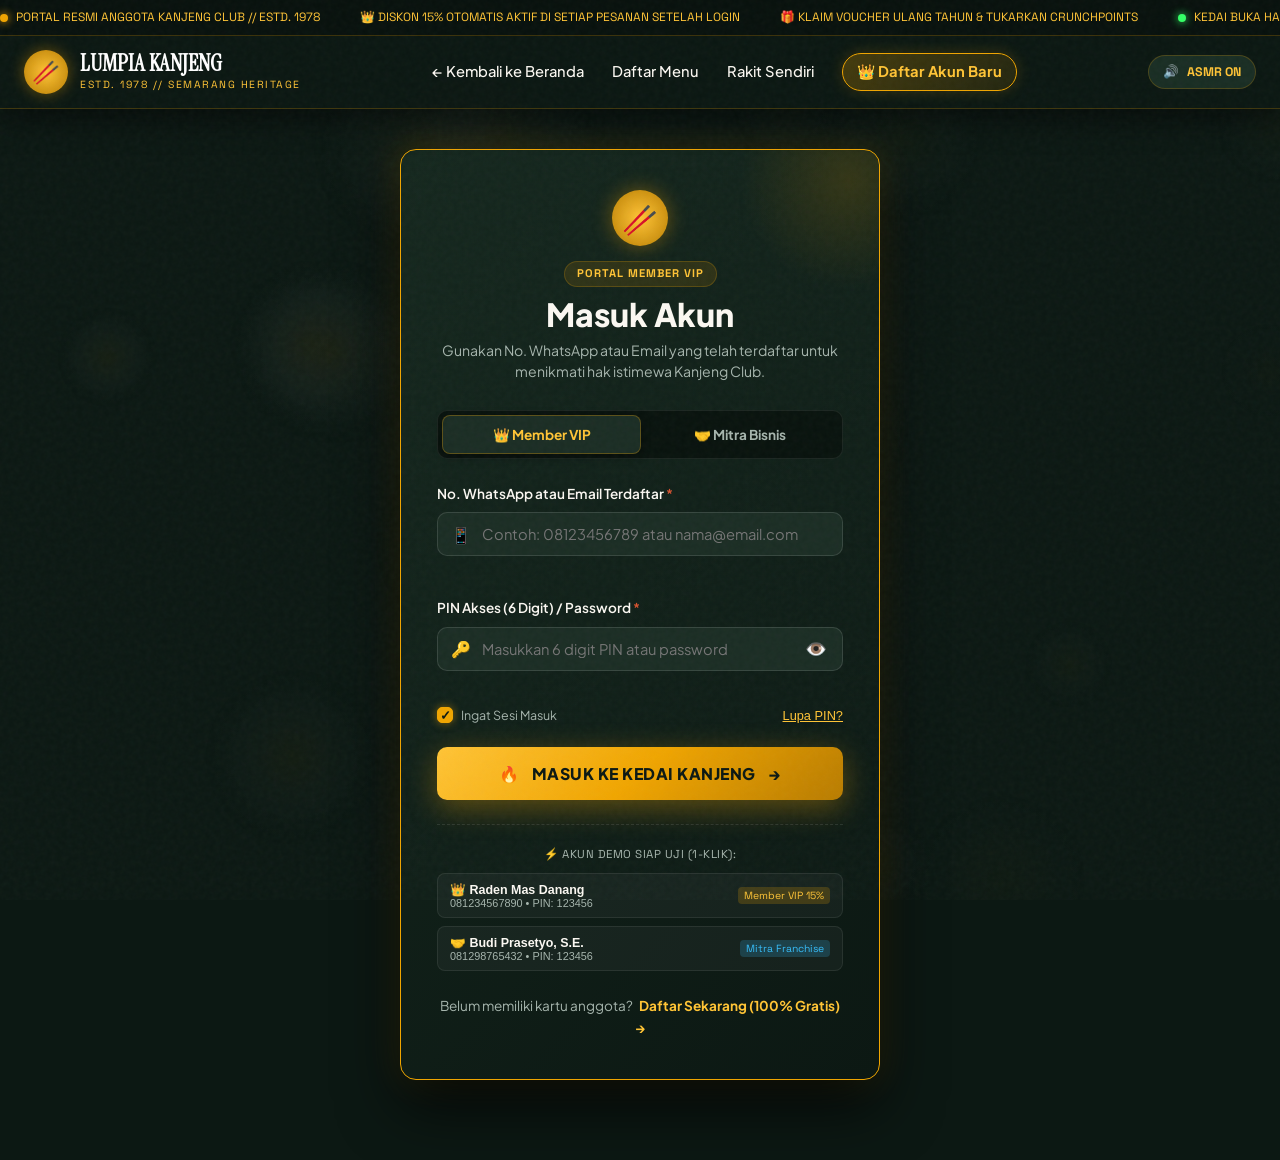
<file: login.html>
<!DOCTYPE html>
<html lang="id">
<head>
  <meta charset="UTF-8">
  <meta name="viewport" content="width=device-width, initial-scale=1.0">
  <title>Masuk Akun // Member VIP & Mitra Lumpia Kanjeng</title>
  <link rel="preconnect" href="https://fonts.googleapis.com">
  <link rel="preconnect" href="https://fonts.gstatic.com" crossorigin>
  <link href="https://fonts.googleapis.com/css2?family=Instrument+Serif:ital@0;1&family=Plus+Jakarta+Sans:wght@400;500;600;700;800&family=Space+Grotesk:wght@500;700&display=swap" rel="stylesheet">
  <link rel="stylesheet" href="style.css">
  <link rel="stylesheet" href="daftar.css">
  <style>
    /* Specific Auth Login Styling */
    .auth-page-wrapper {
      min-height: calc(100vh - 120px);
      display: flex;
      align-items: center;
      justify-content: center;
      padding: 40px 20px 80px;
      position: relative;
      z-index: 10;
    }
    .auth-box-container {
      width: 100%;
      max-width: 480px;
      background: linear-gradient(135deg, #15271e 0%, #0c1813 100%);
      border: 1px solid var(--gold-primary);
      border-radius: var(--radius-lg);
      padding: 40px 36px;
      box-shadow: 0 25px 60px rgba(0, 0, 0, 0.75), 0 0 35px rgba(240, 165, 0, 0.18);
      position: relative;
      overflow: hidden;
    }
    .auth-box-container::before {
      content: '';
      position: absolute;
      top: -80px;
      right: -80px;
      width: 220px;
      height: 220px;
      background: radial-gradient(circle, rgba(240, 165, 0, 0.15), transparent 70%);
      pointer-events: none;
    }
    .auth-header-block {
      text-align: center;
      margin-bottom: 28px;
      position: relative;
      z-index: 2;
    }
    .auth-emblem-badge {
      width: 56px;
      height: 56px;
      background: radial-gradient(circle, var(--gold-bright) 0%, var(--gold-dark) 100%);
      border-radius: 50%;
      display: inline-flex;
      justify-content: center;
      align-items: center;
      font-size: 1.8rem;
      box-shadow: 0 0 20px rgba(240, 165, 0, 0.4);
      margin-bottom: 12px;
    }
    .auth-badge-tag {
      display: inline-block;
      font-family: var(--font-mono);
      font-size: 0.7rem;
      letter-spacing: 1px;
      color: var(--gold-bright);
      background: rgba(240, 165, 0, 0.12);
      border: 1px solid var(--border-emerald);
      padding: 3px 12px;
      border-radius: 20px;
      margin-bottom: 8px;
      font-weight: 700;
    }
    .auth-title-text {
      font-size: 2rem;
      font-weight: 800;
      color: var(--text-cream);
      line-height: 1.2;
    }
    .auth-desc-text {
      color: var(--text-muted);
      font-size: 0.88rem;
      margin-top: 6px;
      line-height: 1.5;
    }

    /* Auth Mode Tabs */
    .auth-mode-selector {
      display: flex;
      background: #09130e;
      border: 1px solid var(--border-subtle);
      border-radius: var(--radius-md);
      padding: 4px;
      margin-bottom: 24px;
      position: relative;
      z-index: 2;
    }
    .auth-mode-tab {
      flex: 1;
      padding: 10px 14px;
      border: none;
      background: transparent;
      color: var(--text-muted);
      font-family: var(--font-sans);
      font-weight: 700;
      font-size: 0.85rem;
      border-radius: 8px;
      cursor: pointer;
      display: flex;
      align-items: center;
      justify-content: center;
      gap: 6px;
      transition: all 0.2s ease;
    }
    .auth-mode-tab.active {
      background: var(--bg-card);
      color: var(--gold-bright);
      box-shadow: 0 2px 10px rgba(0, 0, 0, 0.4);
      border: 1px solid rgba(240, 165, 0, 0.3);
    }

    /* Toggle Password Button */
    .btn-toggle-pw {
      position: absolute;
      right: 12px;
      background: none;
      border: none;
      color: var(--text-muted);
      cursor: pointer;
      font-size: 1.1rem;
      padding: 4px;
      display: flex;
      align-items: center;
      justify-content: center;
      transition: color 0.15s;
    }
    .btn-toggle-pw:hover {
      color: var(--gold-bright);
    }

    /* Remember & Forgot Row */
    .auth-options-row {
      display: flex;
      justify-content: space-between;
      align-items: center;
      margin-top: -6px;
      margin-bottom: 22px;
      font-size: 0.8rem;
    }
    .btn-forgot-link {
      background: none;
      border: none;
      color: var(--gold-bright);
      font-size: 0.8rem;
      cursor: pointer;
      text-decoration: underline;
      padding: 0;
      transition: opacity 0.2s;
    }
    .btn-forgot-link:hover {
      opacity: 0.8;
    }

    /* Quick Demo Login Box */
    .demo-login-box {
      margin-top: 24px;
      padding-top: 20px;
      border-top: 1px dashed rgba(255, 255, 255, 0.1);
      text-align: center;
    }
    .demo-login-title {
      font-size: 0.72rem;
      font-family: var(--font-mono);
      color: var(--text-muted);
      letter-spacing: 0.5px;
      margin-bottom: 10px;
      text-transform: uppercase;
    }
    .demo-chips-group {
      display: flex;
      flex-direction: column;
      gap: 8px;
    }
    .demo-chip-btn {
      background: rgba(255, 255, 255, 0.04);
      border: 1px solid var(--border-subtle);
      border-radius: 8px;
      padding: 8px 12px;
      color: var(--text-cream);
      font-size: 0.78rem;
      cursor: pointer;
      display: flex;
      align-items: center;
      justify-content: space-between;
      transition: all 0.2s ease;
      text-align: left;
    }
    .demo-chip-btn:hover {
      background: rgba(240, 165, 0, 0.1);
      border-color: var(--gold-primary);
      color: var(--gold-bright);
    }
    .demo-chip-btn span.badge {
      font-family: var(--font-mono);
      font-size: 0.65rem;
      background: rgba(240, 165, 0, 0.2);
      color: var(--gold-bright);
      padding: 2px 6px;
      border-radius: 4px;
    }

    /* Switch to Register footer */
    .auth-switch-footer {
      text-align: center;
      margin-top: 24px;
      font-size: 0.85rem;
      color: var(--text-muted);
    }
    .auth-switch-footer a {
      color: var(--gold-bright);
      font-weight: 700;
      text-decoration: none;
      margin-left: 4px;
      border-bottom: 1px solid transparent;
      transition: all 0.2s;
    }
    .auth-switch-footer a:hover {
      border-bottom-color: var(--gold-bright);
    }

    /* Reset / Forgot Modal */
    .forgot-modal {
      position: fixed;
      top: 0; left: 0; right: 0; bottom: 0;
      background: rgba(8, 17, 13, 0.88);
      backdrop-filter: blur(12px);
      z-index: 10000;
      display: none;
      align-items: center;
      justify-content: center;
      padding: 20px;
    }
    .forgot-modal.active {
      display: flex;
    }
    .forgot-content {
      background: #14281e;
      border: 1px solid var(--gold-primary);
      border-radius: var(--radius-lg);
      max-width: 440px;
      width: 100%;
      padding: 30px;
      position: relative;
      box-shadow: 0 20px 50px rgba(0,0,0,0.8);
    }
  </style>
</head>
<body class="daftar-page">
  <!-- Grain & Ambient Steam Background Canvas -->
  <canvas id="ambientSteamCanvas" class="ambient-steam-canvas"></canvas>
  <div class="noise-overlay" aria-hidden="true"></div>

  <!-- Top Sensory Announcement Bar -->
  <aside class="sensory-announcement-bar">
    <div class="announcement-track">
      <div class="track-item"><span class="badge-dot pulse-gold"></span> PORTAL RESMI ANGGOTA KANJENG CLUB // ESTD. 1978</div>
      <div class="track-item">👑 DISKON 15% OTOMATIS AKTIF DI SETIAP PESANAN SETELAH LOGIN</div>
      <div class="track-item">🎁 KLAIM VOUCHER ULANG TAHUN & TUKARKAN CRUNCHPOINTS</div>
      <div class="track-item"><span class="badge-dot pulse-green"></span> KEDAI BUKA HARI INI HINGGA 22:00 WIB</div>
    </div>
  </aside>

  <!-- Navbar -->
  <header class="main-navbar" id="navbar">
    <div class="nav-container">
      <a href="index.html" class="brand-logo">
        <div class="logo-emblem">
          <span class="emblem-wok">🥢</span>
        </div>
        <div class="logo-text">
          <span class="logo-title">LUMPIA KANJENG</span>
          <span class="logo-sub">ESTD. 1978 // SEMARANG HERITAGE</span>
        </div>
      </a>

      <nav class="nav-links">
        <a href="index.html" class="nav-link">← Kembali ke Beranda</a>
        <a href="index.html#menu-section" class="nav-link">Daftar Menu</a>
        <a href="index.html#diy-studio" class="nav-link">Rakit Sendiri</a>
        <a href="daftar.html" class="nav-link highlight-gold-pill">👑 Daftar Akun Baru</a>
      </nav>

      <div class="nav-actions">
        <button class="asmr-toggle-btn" id="asmrToggleBtn" title="Aktifkan Suara ASMR & Efek">
          <span class="asmr-icon">🔊</span>
          <span class="asmr-label">ASMR ON</span>
        </button>
      </div>
    </div>
  </header>

  <!-- AUTH MAIN WRAPPER -->
  <main class="auth-page-wrapper">
    <div class="auth-box-container">
      
      <!-- Header -->
      <div class="auth-header-block">
        <div class="auth-emblem-badge">
          <span>🥢</span>
        </div>
        <div>
          <span class="auth-badge-tag" id="authBadgeTag">PORTAL MEMBER VIP</span>
        </div>
        <h1 class="auth-title-text" id="authTitleText">Masuk Akun</h1>
        <p class="auth-desc-text" id="authDescText">
          Gunakan No. WhatsApp atau Email yang telah terdaftar untuk menikmati hak istimewa Kanjeng Club.
        </p>
      </div>

      <!-- Mode Selector (Member vs Mitra) -->
      <div class="auth-mode-selector">
        <button type="button" class="auth-mode-tab active" id="tabMemberMode" data-mode="member">
          <span>👑 Member VIP</span>
        </button>
        <button type="button" class="auth-mode-tab" id="tabPartnerMode" data-mode="partner">
          <span>🤝 Mitra Bisnis</span>
        </button>
      </div>

      <!-- Login Form -->
      <form id="loginForm" novalidate>
        
        <!-- Identifier Input -->
        <div class="form-group">
          <label for="loginIdentifier" id="labelIdentifier">No. WhatsApp atau Email Terdaftar <span class="req">*</span></label>
          <div class="input-with-icon">
            <span class="input-icon" id="iconIdentifier">📱</span>
            <input type="text" id="loginIdentifier" name="loginIdentifier" placeholder="Contoh: 08123456789 atau nama@email.com" required autocomplete="username">
          </div>
          <span class="field-error" id="errLoginIdentifier"></span>
        </div>

        <!-- Password / PIN Input -->
        <div class="form-group">
          <label for="loginPassword" id="labelPassword">PIN Akses (6 Digit) / Password <span class="req">*</span></label>
          <div class="input-with-icon">
            <span class="input-icon">🔑</span>
            <input type="password" id="loginPassword" name="loginPassword" placeholder="Masukkan 6 digit PIN atau password" required autocomplete="current-password">
            <button type="button" class="btn-toggle-pw" id="btnTogglePassword" title="Lihat/Sembunyikan PIN">
              👁️
            </button>
          </div>
          <span class="field-error" id="errLoginPassword"></span>
        </div>

        <!-- Options: Remember & Forgot -->
        <div class="auth-options-row">
          <label class="custom-checkbox" style="gap: 8px;">
            <input type="checkbox" id="rememberMe" checked>
            <span class="checkbox-box" style="width: 16px; height: 16px; margin-top: 1px;"></span>
            <span class="checkbox-label" style="font-size: 0.78rem;">Ingat Sesi Masuk</span>
          </label>
          <button type="button" class="btn-forgot-link" id="btnOpenForgot">Lupa PIN?</button>
        </div>

        <!-- Submit Button -->
        <button type="submit" class="btn-submit-reg" id="btnSubmitLogin">
          <span class="btn-icon">🔥</span>
          <span class="btn-text" id="btnLoginText">MASUK KE KEDAI KANJENG</span>
          <span class="btn-arrow">→</span>
        </button>

      </form>

      <!-- Quick Demo Login -->
      <div class="demo-login-box">
        <div class="demo-login-title">⚡ Akun Demo Siap Uji (1-Klik):</div>
        <div class="demo-chips-group">
          <button type="button" class="demo-chip-btn" id="btnDemoMember">
            <div>
              <strong>👑 Raden Mas Danang</strong>
              <div style="font-size: 0.68rem; color: var(--text-muted);">081234567890 • PIN: 123456</div>
            </div>
            <span class="badge">Member VIP 15%</span>
          </button>
          <button type="button" class="demo-chip-btn" id="btnDemoPartner">
            <div>
              <strong>🤝 Budi Prasetyo, S.E.</strong>
              <div style="font-size: 0.68rem; color: var(--text-muted);">081298765432 • PIN: 123456</div>
            </div>
            <span class="badge" style="background: rgba(56, 189, 248, 0.2); color: #38bdf8;">Mitra Franchise</span>
          </button>
        </div>
      </div>

      <!-- Switch to Register Link -->
      <div class="auth-switch-footer">
        <span>Belum memiliki kartu anggota?</span>
        <a href="daftar.html" id="linkToRegister">Daftar Sekarang (100% Gratis) →</a>
      </div>

    </div>
  </main>

  <!-- FORGOT PIN MODAL -->
  <div class="forgot-modal" id="forgotModal">
    <div class="forgot-content">
      <button class="modal-close-btn" id="closeForgotModal" style="top: 12px; right: 14px;">×</button>
      <div style="text-align: center; margin-bottom: 20px;">
        <span style="font-size: 2rem;">🔑</span>
        <h3 style="font-size: 1.3rem; margin-top: 8px;">Pemulihan PIN Akun</h3>
        <p style="font-size: 0.82rem; color: var(--text-muted); margin-top: 4px;">
          Masukkan No. WhatsApp yang terdaftar untuk menerima bantuan pemulihan PIN.
        </p>
      </div>

      <div class="form-group">
        <label for="forgotPhone">Nomor WhatsApp Terdaftar:</label>
        <div class="input-with-icon">
          <span class="input-icon">📱</span>
          <input type="tel" id="forgotPhone" placeholder="08123456789">
        </div>
        <span class="field-error" id="errForgot"></span>
      </div>

      <button type="button" class="btn-submit-reg" id="btnSubmitForgot" style="padding: 12px;">
        <span>📲 Hubungi Admin via WhatsApp</span>
      </button>
    </div>
  </div>

  <!-- Toast Notification Hub -->
  <div class="toast-hub" id="toastHub"></div>

  <!-- Scripts -->
  <script src="audio.js"></script>
  <script src="login.js"></script>
</body>
</html>
</file>
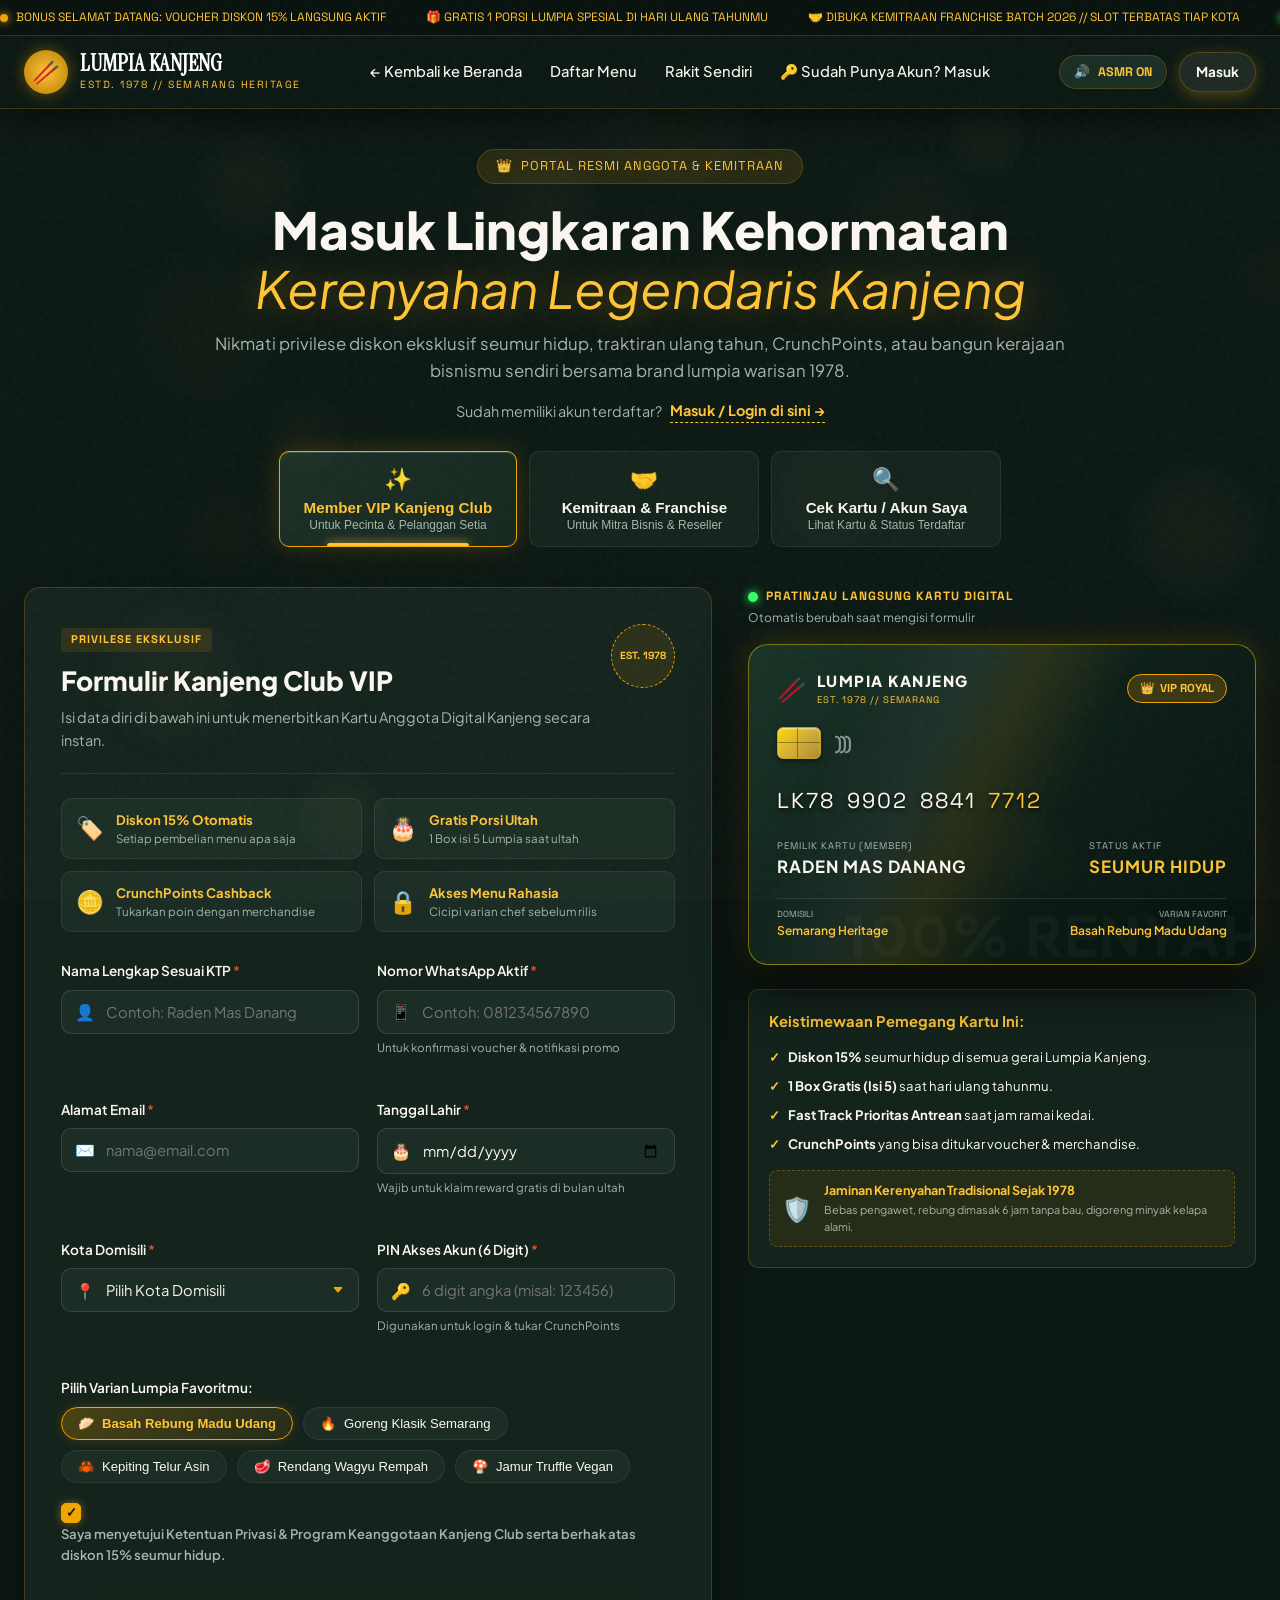
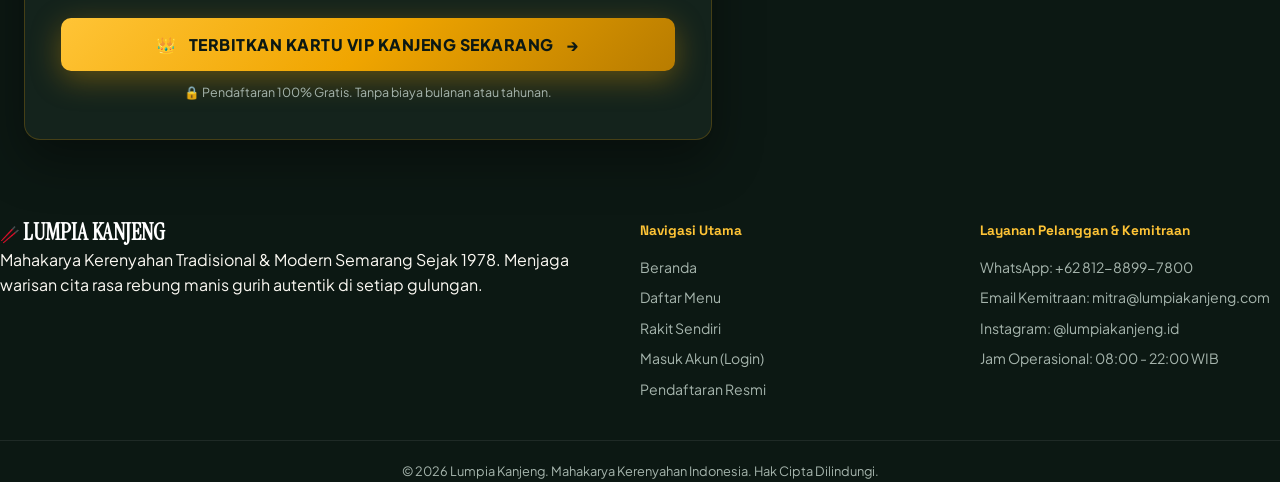
<file: register.html>
<!DOCTYPE html>
<html lang="id">
<head>
  <meta charset="UTF-8">
  <meta name="viewport" content="width=device-width, initial-scale=1.0">
  <title>Register // Kanjeng Club & Kemitraan Lumpia Kanjeng</title>
  <link rel="preconnect" href="https://fonts.googleapis.com">
  <link rel="preconnect" href="https://fonts.gstatic.com" crossorigin>
  <link href="https://fonts.googleapis.com/css2?family=Instrument+Serif:ital@0;1&family=Plus+Jakarta+Sans:wght@400;500;600;700;800&family=Space+Grotesk:wght@500;700&display=swap" rel="stylesheet">
  <link rel="stylesheet" href="style.css">
  <link rel="stylesheet" href="daftar.css">
</head>
<body class="daftar-page">
  <!-- Grain & Ambient Steam Background Canvas -->
  <canvas id="ambientSteamCanvas" class="ambient-steam-canvas"></canvas>
  <div class="noise-overlay" aria-hidden="true"></div>

  <!-- Top Sticky Sensory Bar -->
  <aside class="sensory-announcement-bar">
    <div class="announcement-track">
      <div class="track-item"><span class="badge-dot pulse-gold"></span> BONUS SELAMAT DATANG: VOUCHER DISKON 15% LANGSUNG AKTIF</div>
      <div class="track-item">🎁 GRATIS 1 PORSI LUMPIA SPESIAL DI HARI ULANG TAHUNMU</div>
      <div class="track-item">🤝 DIBUKA KEMITRAAN FRANCHISE BATCH 2026 // SLOT TERBATAS TIAP KOTA</div>
      <div class="track-item"><span class="badge-dot pulse-green"></span> KARTU MEMBER DIGITAL LANGSUNG DAPAT DIUNDUH</div>
    </div>
  </aside>

  <!-- Navigation Header -->
  <header class="main-navbar" id="navbar">
    <div class="nav-container">
      <a href="index.html" class="brand-logo">
        <div class="logo-emblem">
          <span class="emblem-wok">🥢</span>
        </div>
        <div class="logo-text">
          <span class="logo-title">LUMPIA KANJENG</span>
          <span class="logo-sub">ESTD. 1978 // SEMARANG HERITAGE</span>
        </div>
      </a>

      <nav class="nav-links">
        <a href="index.html" class="nav-link">← Kembali ke Beranda</a>
        <a href="index.html#menu-section" class="nav-link">Daftar Menu</a>
        <a href="index.html#diy-studio" class="nav-link">Rakit Sendiri</a>
        <a href="login.html" class="nav-link">🔑 Sudah Punya Akun? Masuk</a>
      </nav>

      <div class="nav-actions">
        <button class="asmr-toggle-btn" id="asmrToggleBtn" title="Aktifkan Suara ASMR & Efek">
          <span class="asmr-icon">🔊</span>
          <span class="asmr-label">ASMR ON</span>
        </button>
        <a href="login.html" class="btn-pesan-nav" style="background: rgba(255,255,255,0.08); border: 1px solid var(--border-emerald); color: var(--text-cream);">
          <span>Masuk</span>
        </a>
      </div>
    </div>
  </header>

  <!-- MAIN REGISTRATION CONTENT WRAPPER -->
  <main class="reg-main-wrapper">
    
    <!-- Hero Headline & Intro -->
    <section class="reg-hero-header">
      <div class="reg-hero-badge">
        <span class="badge-icon">👑</span>
        <span>PORTAL RESMI ANGGOTA & KEMITRAAN</span>
      </div>
      <h1 class="reg-hero-title">
        Masuk Lingkaran Kehormatan <br>
        <span class="italic-serif highlight-amber">Kerenyahan Legendaris Kanjeng</span>
      </h1>
      <p class="reg-hero-subtitle">
        Nikmati privilese diskon eksklusif seumur hidup, traktiran ulang tahun, CrunchPoints, atau bangun kerajaan bisnismu sendiri bersama brand lumpia warisan 1978.
      </p>

      <!-- Switch to Login Notice -->
      <div class="reg-switch-login-bar">
        <span>Sudah memiliki akun terdaftar?</span>
        <a href="login.html">Masuk / Login di sini →</a>
      </div>

      <!-- Segmented Tab Switcher -->
      <div class="reg-tab-switcher" role="tablist">
        <button class="reg-tab-btn active" id="tabMemberBtn" role="tab" aria-selected="true" data-tab="member">
          <span class="tab-icon">✨</span>
          <span class="tab-title">Member VIP Kanjeng Club</span>
          <span class="tab-sub">Untuk Pecinta & Pelanggan Setia</span>
        </button>
        <button class="reg-tab-btn" id="tabPartnerBtn" role="tab" aria-selected="false" data-tab="partner">
          <span class="tab-icon">🤝</span>
          <span class="tab-title">Kemitraan & Franchise</span>
          <span class="tab-sub">Untuk Mitra Bisnis & Reseller</span>
        </button>
        <button class="reg-tab-btn" id="tabCheckBtn" role="tab" aria-selected="false" data-tab="check">
          <span class="tab-icon">🔍</span>
          <span class="tab-title">Cek Kartu / Akun Saya</span>
          <span class="tab-sub">Lihat Kartu & Status Terdaftar</span>
        </button>
      </div>
    </section>

    <!-- CONTENT GRID: FORM COLUMN & LIVE CARD PREVIEW COLUMN -->
    <div class="reg-layout-grid">
      
      <!-- LEFT / MAIN: FORM CONTAINER -->
      <div class="reg-form-card">
        
        <!-- ================= PANEL 1: MEMBER VIP FORM ================= -->
        <div class="reg-panel active" id="panelMember">
          <div class="panel-header">
            <div class="panel-header-text">
              <span class="panel-badge">PRIVILESE EKSKLUSIF</span>
              <h2>Formulir Kanjeng Club VIP</h2>
              <p>Isi data diri di bawah ini untuk menerbitkan Kartu Anggota Digital Kanjeng secara instan.</p>
            </div>
            <div class="panel-seal">
              <span>EST. 1978</span>
            </div>
          </div>

          <!-- Benefits Pills Mini Bar -->
          <div class="benefits-mini-grid">
            <div class="benefit-item">
              <span class="b-icon">🏷️</span>
              <div>
                <strong>Diskon 15% Otomatis</strong>
                <small>Setiap pembelian menu apa saja</small>
              </div>
            </div>
            <div class="benefit-item">
              <span class="b-icon">🎂</span>
              <div>
                <strong>Gratis Porsi Ultah</strong>
                <small>1 Box isi 5 Lumpia saat ultah</small>
              </div>
            </div>
            <div class="benefit-item">
              <span class="b-icon">🪙</span>
              <div>
                <strong>CrunchPoints Cashback</strong>
                <small>Tukarkan poin dengan merchandise</small>
              </div>
            </div>
            <div class="benefit-item">
              <span class="b-icon">🔒</span>
              <div>
                <strong>Akses Menu Rahasia</strong>
                <small>Cicipi varian chef sebelum rilis</small>
              </div>
            </div>
          </div>

          <!-- Member Form -->
          <form id="memberRegForm" novalidate>
            
            <div class="form-row two-col">
              <div class="form-group">
                <label for="memberName">Nama Lengkap Sesuai KTP <span class="req">*</span></label>
                <div class="input-with-icon">
                  <span class="input-icon">👤</span>
                  <input type="text" id="memberName" name="memberName" placeholder="Contoh: Raden Mas Danang" required autocomplete="name">
                </div>
                <span class="field-error" id="errMemberName"></span>
              </div>

              <div class="form-group">
                <label for="memberPhone">Nomor WhatsApp Aktif <span class="req">*</span></label>
                <div class="input-with-icon">
                  <span class="input-icon">📱</span>
                  <input type="tel" id="memberPhone" name="memberPhone" placeholder="Contoh: 081234567890" required autocomplete="tel">
                </div>
                <span class="field-help">Untuk konfirmasi voucher & notifikasi promo</span>
                <span class="field-error" id="errMemberPhone"></span>
              </div>
            </div>

            <div class="form-row two-col">
              <div class="form-group">
                <label for="memberEmail">Alamat Email <span class="req">*</span></label>
                <div class="input-with-icon">
                  <span class="input-icon">✉️</span>
                  <input type="email" id="memberEmail" name="memberEmail" placeholder="nama@email.com" required autocomplete="email">
                </div>
                <span class="field-error" id="errMemberEmail"></span>
              </div>

              <div class="form-group">
                <label for="memberDob">Tanggal Lahir <span class="req">*</span></label>
                <div class="input-with-icon">
                  <span class="input-icon">🎂</span>
                  <input type="date" id="memberDob" name="memberDob" required>
                </div>
                <span class="field-help">Wajib untuk klaim reward gratis di bulan ultah</span>
                <span class="field-error" id="errMemberDob"></span>
              </div>
            </div>

            <div class="form-row two-col">
              <div class="form-group">
                <label for="memberCity">Kota Domisili <span class="req">*</span></label>
                <div class="input-with-icon">
                  <span class="input-icon">📍</span>
                  <select id="memberCity" name="memberCity" required>
                    <option value="">Pilih Kota Domisili</option>
                    <option value="Semarang (Pusat Heritage)">Semarang (Pusat Heritage)</option>
                    <option value="Jakarta Selatan">Jakarta Selatan</option>
                    <option value="Jakarta Pusat & Barat">Jakarta Pusat & Barat</option>
                    <option value="Tangerang & BSD">Tangerang & BSD</option>
                    <option value="Bekasi & Cikarang">Bekasi & Cikarang</option>
                    <option value="Bandung">Bandung</option>
                    <option value="Surabaya">Surabaya</option>
                    <option value="Yogyakarta">Yogyakarta</option>
                    <option value="Solo / Surakarta">Solo / Surakarta</option>
                    <option value="Kota Lainnya di Indonesia">Kota Lainnya di Indonesia</option>
                  </select>
                </div>
                <span class="field-error" id="errMemberCity"></span>
              </div>

              <div class="form-group">
                <label for="memberPin">PIN Akses Akun (6 Digit) <span class="req">*</span></label>
                <div class="input-with-icon">
                  <span class="input-icon">🔑</span>
                  <input type="password" id="memberPin" name="memberPin" maxlength="6" placeholder="6 digit angka (misal: 123456)" required>
                </div>
                <span class="field-help">Digunakan untuk login & tukar CrunchPoints</span>
                <span class="field-error" id="errMemberPin"></span>
              </div>
            </div>

            <!-- Lumpia Favorit Selector -->
            <div class="form-group">
              <label>Pilih Varian Lumpia Favoritmu:</label>
              <div class="flavor-chips-grid" id="flavorChipsGrid">
                <button type="button" class="flavor-chip active" data-flavor="Lumpia Basah Rebung Madu Udang">
                  <span class="f-emoji">🥟</span>
                  <span class="f-text">Basah Rebung Madu Udang</span>
                </button>
                <button type="button" class="flavor-chip" data-flavor="Lumpia Goreng Klasik Semarang">
                  <span class="f-emoji">🔥</span>
                  <span class="f-text">Goreng Klasik Semarang</span>
                </button>
                <button type="button" class="flavor-chip" data-flavor="Lumpia Spesial Kepiting Telur Asin">
                  <span class="f-emoji">🦀</span>
                  <span class="f-text">Kepiting Telur Asin</span>
                </button>
                <button type="button" class="flavor-chip" data-flavor="Lumpia Rendang Wagyu Rempah">
                  <span class="f-emoji">🥩</span>
                  <span class="f-text">Rendang Wagyu Rempah</span>
                </button>
                <button type="button" class="flavor-chip" data-flavor="Lumpia Jamur Truffle Vegan">
                  <span class="f-emoji">🍄</span>
                  <span class="f-text">Jamur Truffle Vegan</span>
                </button>
              </div>
              <input type="hidden" id="selectedFlavor" name="selectedFlavor" value="Lumpia Basah Rebung Madu Udang">
            </div>

            <!-- Agreement Checkbox -->
            <div class="form-group agreement-group">
              <label class="custom-checkbox">
                <input type="checkbox" id="memberAgree" required checked>
                <span class="checkbox-box"></span>
                <span class="checkbox-label">
                  Saya menyetujui Ketentuan Privasi & Program Keanggotaan Kanjeng Club serta berhak atas diskon 15% seumur hidup.
                </span>
              </label>
              <span class="field-error" id="errMemberAgree"></span>
            </div>

            <!-- Submit Button -->
            <div class="form-action-row">
              <button type="submit" class="btn-submit-reg" id="btnSubmitMember">
                <span class="btn-icon">👑</span>
                <span class="btn-text">TERBITKAN KARTU VIP KANJENG SEKARANG</span>
                <span class="btn-arrow">→</span>
              </button>
              <p class="submit-note">🔒 Pendaftaran 100% Gratis. Tanpa biaya bulanan atau tahunan.</p>
            </div>

          </form>
        </div>

        <!-- ================= PANEL 2: PARTNERSHIP FORM ================= -->
        <div class="reg-panel" id="panelPartner">
          <div class="panel-header">
            <div class="panel-header-text">
              <span class="panel-badge badge-partner">PELUANG USAHA 2026</span>
              <h2>Formulir Kemitraan & Franchise</h2>
              <p>Bergabunglah menjadi mitra resmi Lumpia Kanjeng di kotamu dengan dukungan penuh sistem kuliner warisan.</p>
            </div>
            <div class="panel-seal seal-gold">
              <span>ROI 3-6 BULAN</span>
            </div>
          </div>

          <!-- Partnership Packages Grid -->
          <div class="package-selection-header">
            <label>Pilih Paket Kemitraan yang Diminati: <span class="req">*</span></label>
          </div>
          <div class="packages-grid" id="packagesGrid">
            
            <div class="package-card active" data-package="Gerobak Heritage Kayu Jati" data-price="Rp 9.500.000" data-roi="3-4 Bulan">
              <div class="pkg-top">
                <span class="pkg-badge">POPULER</span>
                <span class="pkg-icon">🏮</span>
              </div>
              <h3 class="pkg-title">Gerobak Heritage Jati</h3>
              <p class="pkg-desc">Gerobak estetik khas Semarang, kompor high-pressure, wajan baja 60cm, starter kit 200 roll lumpia siap goreng.</p>
              <div class="pkg-price-row">
                <span class="pkg-price">Rp 9.500.000</span>
                <span class="pkg-unit">/ Sekali Bayar</span>
              </div>
              <ul class="pkg-perks">
                <li>✓ Gerobak kayu jati ukir portable</li>
                <li>✓ Bahan baku baku beku tanpa bau pesing</li>
                <li>✓ Standarisasi resep saus cocol rahasia</li>
              </ul>
            </div>

            <div class="package-card" data-package="Cloud Kitchen & Reseller Frozen" data-price="Rp 4.800.000" data-roi="1-2 Bulan">
              <div class="pkg-top">
                <span class="pkg-badge badge-blue">HEMAT MODAL</span>
                <span class="pkg-icon">📦</span>
              </div>
              <h3 class="pkg-title">Reseller & Cloud Kitchen</h3>
              <p class="pkg-desc">Fokus jualan frozen pack vakum dan pesan antar online (GrabFood/GoFood/ShopeeFood) dari rumah.</p>
              <div class="pkg-price-row">
                <span class="pkg-price">Rp 4.800.000</span>
                <span class="pkg-unit">/ Sekali Bayar</span>
              </div>
              <ul class="pkg-perks">
                <li>✓ Pasokan frozen vakum tahan 6 bulan</li>
                <li>✓ Aset foto produk & materi iklan digital</li>
                <li>✓ Akun merchant online dibantu setup</li>
              </ul>
            </div>

            <div class="package-card" data-package="Island Booth Mall & Resto Kanjeng" data-price="Rp 28.000.000" data-roi="5-6 Bulan">
              <div class="pkg-top">
                <span class="pkg-badge badge-gold">PREMIUM OUTLET</span>
                <span class="pkg-icon">🏛️</span>
              </div>
              <h3 class="pkg-title">Island Booth Mall / Resto</h3>
              <p class="pkg-desc">Konsep booth modern stainless gold untuk food court mall, bandara, atau ruko strategis.</p>
              <div class="pkg-price-row">
                <span class="pkg-price">Rp 28.000.000</span>
                <span class="pkg-unit">/ Paket Lengkap</span>
              </div>
              <ul class="pkg-perks">
                <li>✓ Booth island mewah siap operasional</li>
                <li>✓ Pelatihan barista & chef langsung</li>
                <li>✓ Sistem POS kasir & lisensi brand 3 thn</li>
              </ul>
            </div>

          </div>
          <input type="hidden" id="selectedPackage" name="selectedPackage" value="Gerobak Heritage Kayu Jati">

          <!-- Partner Form -->
          <form id="partnerRegForm" novalidate>
            
            <div class="form-row two-col">
              <div class="form-group">
                <label for="partnerName">Nama Lengkap Pemohon / Calon Mitra <span class="req">*</span></label>
                <div class="input-with-icon">
                  <span class="input-icon">👤</span>
                  <input type="text" id="partnerName" name="partnerName" placeholder="Contoh: Budi Prasetyo, S.E." required>
                </div>
                <span class="field-error" id="errPartnerName"></span>
              </div>

              <div class="form-group">
                <label for="partnerPhone">Nomor WhatsApp Bisnis <span class="req">*</span></label>
                <div class="input-with-icon">
                  <span class="input-icon">📱</span>
                  <input type="tel" id="partnerPhone" name="partnerPhone" placeholder="Contoh: 081298765432" required>
                </div>
                <span class="field-help">Tim kemitraan pusat akan menghubungi nomor ini</span>
                <span class="field-error" id="errPartnerPhone"></span>
              </div>
            </div>

            <div class="form-row two-col">
              <div class="form-group">
                <label for="partnerEmail">Email Bisnis <span class="req">*</span></label>
                <div class="input-with-icon">
                  <span class="input-icon">✉️</span>
                  <input type="email" id="partnerEmail" name="partnerEmail" placeholder="partner@domain.com" required>
                </div>
                <span class="field-error" id="errPartnerEmail"></span>
              </div>

              <div class="form-group">
                <label for="partnerCity">Rencana Kota / Lokasi Buka <span class="req">*</span></label>
                <div class="input-with-icon">
                  <span class="input-icon">📍</span>
                  <input type="text" id="partnerCity" name="partnerCity" placeholder="Contoh: Semarang Barat / BSD Tangerang" required>
                </div>
                <span class="field-error" id="errPartnerCity"></span>
              </div>
            </div>

            <div class="form-row two-col">
              <div class="form-group">
                <label for="partnerExperience">Pengalaman Usaha Kuliner</label>
                <div class="input-with-icon">
                  <span class="input-icon">💼</span>
                  <select id="partnerExperience" name="partnerExperience">
                    <option value="Pemula (Belum pernah usaha kuliner)">Pemula (Belum pernah usaha kuliner, butuh bimbingan penuh)</option>
                    <option value="Sedang menjalankan usaha F&B lain">Sedang menjalankan usaha F&B lain</option>
                    <option value="Sudah berpengalaman franchise kuliner">Sudah berpengalaman mengelola franchise</option>
                    <option value="Pernah usaha tapi ganti haluan">Pernah usaha kuliner sebelumnya</option>
                  </select>
                </div>
              </div>

              <div class="form-group">
                <label for="partnerTimeline">Target Waktu Buka Usaha</label>
                <div class="input-with-icon">
                  <span class="input-icon">⏱️</span>
                  <select id="partnerTimeline" name="partnerTimeline">
                    <option value="Segera dalam bulan ini">Segera dalam bulan ini</option>
                    <option value="1 - 2 Bulan ke depan">1 - 2 Bulan ke depan</option>
                    <option value="3 - 6 Bulan ke depan">3 - 6 Bulan ke depan</option>
                    <option value="Masih riset lokasi & modal">Masih riset lokasi & kesiapan modal</option>
                  </select>
                </div>
              </div>
            </div>

            <div class="form-group">
              <label for="partnerNotes">Catatan / Rencana Lokasi Khusus (Opsional)</label>
              <textarea id="partnerNotes" name="partnerNotes" rows="3" placeholder="Ceritakan singkat tentang titik lokasi yang Anda incar (misal: di depan minimarket ramai, ruko sendiri, dekat kampus, dll)..."></textarea>
            </div>

            <div class="form-group agreement-group">
              <label class="custom-checkbox">
                <input type="checkbox" id="partnerAgree" required checked>
                <span class="checkbox-box"></span>
                <span class="checkbox-label">
                  Data yang saya masukkan adalah benar dan saya bersedia menerima proposal resmi kemitraan & dihubungi tim pusat Lumpia Kanjeng.
                </span>
              </label>
              <span class="field-error" id="errPartnerAgree"></span>
            </div>

            <div class="form-action-row">
              <button type="submit" class="btn-submit-reg btn-partner" id="btnSubmitPartner">
                <span class="btn-icon">🤝</span>
                <span class="btn-text">AJUKAN KEMITRAAN & DAPATKAN PROPOSAL RESMI</span>
                <span class="btn-arrow">→</span>
              </button>
              <p class="submit-note">📑 Tim Kemitraan Kanjeng akan mengirimkan Dokumen PDF Proyeksi Keuangan & ROI via WhatsApp.</p>
            </div>

          </form>
        </div>

        <!-- ================= PANEL 3: CEK STATUS / AKUN SAYA ================= -->
        <div class="reg-panel" id="panelCheck">
          <div class="panel-header">
            <div class="panel-header-text">
              <span class="panel-badge">PORTAL ANGGOTA</span>
              <h2>Cek Kartu & Status Keanggotaan</h2>
              <p>Masukkan nomor WhatsApp atau Email yang pernah didaftarkan untuk menampilkan kembali kartu member digital dan kode diskonmu.</p>
            </div>
          </div>

          <form id="checkForm" class="check-member-box" novalidate>
            <div class="form-group">
              <label for="lookupQuery">Nomor WhatsApp atau Email Terdaftar <span class="req">*</span></label>
              <div class="search-input-wrap">
                <input type="text" id="lookupQuery" placeholder="Masukkan 0812... atau nama@email.com" required>
                <button type="submit" class="btn-lookup" id="btnLookup">
                  <span>🔍 Cari Data</span>
                </button>
              </div>
              <span class="field-error" id="errLookup"></span>
            </div>
          </form>

          <!-- Result Area -->
          <div class="lookup-result-area" id="lookupResultArea" style="display: none;">
            <!-- Rendered by JS -->
          </div>
        </div>

      </div>

      <!-- RIGHT: DYNAMIC 3D VIRTUAL CARD PREVIEW & PERKS WIDGET -->
      <aside class="reg-card-preview-col">
        
        <div class="preview-sticky-wrap">
          <div class="preview-header">
            <div class="live-dot-wrap">
              <span class="live-indicator-dot"></span>
              <span class="live-text">PRATINJAU LANGSUNG KARTU DIGITAL</span>
            </div>
            <span class="preview-sub">Otomatis berubah saat mengisi formulir</span>
          </div>

          <!-- 3D TILT VIRTUAL CARD ELEMENT -->
          <div class="virtual-card-wrapper" id="virtualCardWrapper">
            <div class="virtual-card" id="virtualCard">
              
              <!-- Card Sheen / Hologram Overlay -->
              <div class="card-shimmer"></div>
              <div class="card-glare" id="cardGlare"></div>

              <!-- Card Top Row: Brand & Tier -->
              <div class="card-top-bar">
                <div class="card-brand">
                  <span class="c-emblem">🥢</span>
                  <div>
                    <span class="c-brand-name">LUMPIA KANJENG</span>
                    <span class="c-heritage">EST. 1978 // SEMARANG</span>
                  </div>
                </div>
                <div class="card-tier-pill" id="cardTierPill">
                  <span class="tier-crown">👑</span>
                  <span class="tier-label" id="cardTierText">VIP ROYAL</span>
                </div>
              </div>

              <!-- Chip EMV & Contactless Icon -->
              <div class="card-chip-row">
                <div class="gold-chip">
                  <div class="chip-lines"></div>
                </div>
                <div class="contactless-symbol">
                  <span class="wifi-wave">)))</span>
                </div>
              </div>

              <!-- Card Number (Simulated) -->
              <div class="card-number-display">
                <span class="num-chunk" id="cardChunk1">LK78</span>
                <span class="num-chunk" id="cardChunk2">9902</span>
                <span class="num-chunk" id="cardChunk3">8841</span>
                <span class="num-chunk highlight" id="cardChunk4">7712</span>
              </div>

              <!-- Card Holder & Meta Info -->
              <div class="card-meta-row">
                <div class="card-holder-col">
                  <span class="meta-label">PEMILIK KARTU (MEMBER)</span>
                  <span class="meta-val holder-name" id="cardHolderName">RADEN MAS DANANG</span>
                </div>

                <div class="card-expiry-col">
                  <span class="meta-label">STATUS AKTIF</span>
                  <span class="meta-val highlight-gold" id="cardExpiry">SEUMUR HIDUP</span>
                </div>
              </div>

              <!-- Card Bottom Row: Kota & Varian / Package -->
              <div class="card-bottom-row">
                <div class="c-detail-item">
                  <span class="c-sublabel">DOMISILI</span>
                  <span class="c-subval" id="cardCityText">Semarang Heritage</span>
                </div>
                <div class="c-detail-item text-right">
                  <span class="c-sublabel" id="cardFlavorLabel">VARIAN FAVORIT</span>
                  <span class="c-subval" id="cardFlavorText">Rebung Madu Udang</span>
                </div>
              </div>

              <!-- Subtle Watermark -->
              <div class="card-watermark">100% RENYAH</div>

            </div>
          </div>

          <!-- Card Perks Highlights Accordion -->
          <div class="card-perks-box">
            <h4 class="perks-heading">
              <span>Keistimewaan Pemegang Kartu Ini:</span>
            </h4>
            <ul class="perks-list-styled" id="perksListStyled">
              <li>
                <span class="p-check">✓</span>
                <span><strong>Diskon 15%</strong> seumur hidup di semua gerai Lumpia Kanjeng.</span>
              </li>
              <li>
                <span class="p-check">✓</span>
                <span><strong>1 Box Gratis (Isi 5)</strong> saat hari ulang tahunmu.</span>
              </li>
              <li>
                <span class="p-check">✓</span>
                <span><strong>Fast Track Prioritas Antrean</strong> saat jam ramai kedai.</span>
              </li>
              <li>
                <span class="p-check">✓</span>
                <span><strong>CrunchPoints</strong> yang bisa ditukar voucher & piring keramik Kanjeng.</span>
              </li>
            </ul>

            <div class="trust-guarantee-badge">
              <span class="shield-icon">🛡️</span>
              <div>
                <strong>Jaminan Kerenyahan Tradisional Sejak 1978</strong>
                <small>Bebas pengawet, rebung dimasak 6 jam tanpa bau, digoreng minyak kelapa alami.</small>
              </div>
            </div>
          </div>

        </div>

      </aside>

    </div>

  </main>

  <!-- ================= SUCCESS CELEBRATION MODAL ================= -->
  <div class="reg-modal-backdrop" id="successModal">
    <div class="reg-modal-content">
      <button class="modal-close-btn" id="closeSuccessModal" aria-label="Tutup">×</button>
      
      <div class="modal-celebrate-header">
        <div class="confetti-icon">🎉</div>
        <span class="modal-pill-tag">PENDAFTARAN BERHASIL</span>
        <h2 id="modalTitle">Sugeng Rawuh, Sang Anggota Kehormatan!</h2>
        <p id="modalSubtitle">
          Kartu digital resmimu telah terbit dan tersimpan di sistem Lumpia Kanjeng. Diskon 15% langsung aktif untuk pesanan pertamamu hari ini!
        </p>
      </div>

      <!-- Generated Card Preview Container for Export -->
      <div class="modal-card-canvas-wrap">
        <canvas id="cardExportCanvas" width="800" height="480" class="card-export-canvas"></canvas>
      </div>

      <!-- Action Buttons in Modal -->
      <div class="modal-action-buttons">
        <button class="btn-modal-action btn-download" id="btnDownloadCard">
          <span class="btn-ic">📥</span>
          <span>Unduh Gambar Kartu Digital (PNG)</span>
        </button>

        <button class="btn-modal-action btn-wa" id="btnSendWhatsapp">
          <span class="btn-ic">💬</span>
          <span id="btnWaText">Kirim Konfirmasi ke WhatsApp Kanjeng</span>
        </button>

        <a href="index.html#menu-section" class="btn-modal-action btn-shop" id="btnUseDiscount">
          <span class="btn-ic">🔥</span>
          <span>Mulai Pesan Menu dengan Diskon 15%</span>
        </a>
      </div>

      <!-- Modal Footer -->
      <div class="modal-footer-note">
        <p>💡 Simpan nomor kartu atau tangkapan layar kartu ini. Cukup sebutkan No. WhatsApp saat pesan di kedai atau online.</p>
      </div>

    </div>
  </div>

  <!-- Toast Notification Hub -->
  <div class="toast-hub" id="toastHub"></div>

  <!-- Footer -->
  <footer class="site-footer">
    <div class="footer-container">
      <div class="footer-brand-col">
        <div class="footer-logo">
          <span class="emblem-wok">🥢</span>
          <span class="logo-title">LUMPIA KANJENG</span>
        </div>
        <p class="footer-tagline">
          Mahakarya Kerenyahan Tradisional & Modern Semarang Sejak 1978. Menjaga warisan cita rasa rebung manis gurih autentik di setiap gulungan.
        </p>
      </div>

      <div class="footer-links-col">
        <h4>Navigasi Utama</h4>
        <ul>
          <li><a href="index.html">Beranda</a></li>
          <li><a href="index.html#menu-section">Daftar Menu</a></li>
          <li><a href="index.html#diy-studio">Rakit Sendiri</a></li>
          <li><a href="login.html">Masuk Akun (Login)</a></li>
          <li><a href="register.html">Pendaftaran Resmi</a></li>
        </ul>
      </div>

      <div class="footer-links-col">
        <h4>Layanan Pelanggan & Kemitraan</h4>
        <ul>
          <li>WhatsApp: +62 812-8899-7800</li>
          <li>Email Kemitraan: mitra@lumpiakanjeng.com</li>
          <li>Instagram: @lumpiakanjeng.id</li>
          <li>Jam Operasional: 08:00 - 22:00 WIB</li>
        </ul>
      </div>
    </div>
    <div class="footer-bottom">
      <p>© 2026 Lumpia Kanjeng. Mahakarya Kerenyahan Indonesia. Hak Cipta Dilindungi.</p>
    </div>
  </footer>

  <!-- Scripts -->
  <script src="audio.js"></script>
  <script src="daftar.js"></script>
</body>
</html>
</file>
<file: style.css>
/* LUMPIA KANJENG // SENSORY STYLING */
:root {
  --bg-deep: #0c1813;
  --bg-surface: #14231c;
  --bg-card: #1b2d24;
  --bg-card-hover: #22372d;
  --gold-primary: #f0a500;
  --gold-bright: #ffc436;
  --gold-dark: #b87c00;
  --terracotta: #d9532f;
  --text-cream: #fbf8f2;
  --text-muted: #a6b5ad;
  --border-emerald: rgba(240, 165, 0, 0.22);
  --border-subtle: rgba(255, 255, 255, 0.08);
  --font-serif: 'Instrument Serif', Georgia, serif;
  --font-sans: 'Plus Jakarta Sans', sans-serif;
  --font-mono: 'Space Grotesk', monospace;
  --shadow-lumpia: 0 15px 35px rgba(0, 0, 0, 0.5), 0 0 20px rgba(240, 165, 0, 0.15);
  --radius-lg: 16px;
  --radius-md: 10px;
}

* { box-sizing: border-box; margin: 0; padding: 0; -webkit-font-smoothing: antialiased; }
html { scroll-behavior: smooth; }
body {
  background-color: var(--bg-deep);
  color: var(--text-cream);
  font-family: var(--font-sans);
  overflow-x: hidden;
  position: relative;
  line-height: 1.6;
}

.ambient-steam-canvas {
  position: fixed; top: 0; left: 0; width: 100vw; height: 100vh;
  pointer-events: none; z-index: 1; opacity: 0.6;
}
.noise-overlay {
  position: fixed; top: 0; left: 0; width: 100vw; height: 100vh;
  pointer-events: none; z-index: 9999; opacity: 0.035;
  background-image: url("data:image/svg+xml,%3Csvg viewBox='0 0 200 200' xmlns='http://www.w3.org/2000/svg'%3E%3Cfilter id='noiseFilter'%3E%3CfeTurbulence type='fractalNoise' baseFrequency='0.85' numOctaves='3' stitchTiles='stitch'/%3E%3C/filter%3E%3Crect width='100%25' height='100%25' filter='url(%23noiseFilter)'/%3E%3C/svg%3E");
}

.sensory-announcement-bar {
  background: #08110d; border-bottom: 1px solid var(--border-emerald);
  padding: 8px 0; overflow: hidden; position: relative; z-index: 100;
  font-family: var(--font-mono); font-size: 0.75rem; color: var(--gold-bright);
}
.announcement-track {
  display: flex; gap: 40px; white-space: nowrap;
  animation: marqueeTrack 35s linear infinite; width: max-content;
}
@keyframes marqueeTrack {
  0% { transform: translateX(0); }
  100% { transform: translateX(-50%); }
}
.track-item { display: flex; align-items: center; gap: 8px; }
.badge-dot { width: 8px; height: 8px; border-radius: 50%; display: inline-block; }
.badge-dot.pulse-gold { background: var(--gold-primary); box-shadow: 0 0 8px var(--gold-primary); animation: pulseDot 2s infinite ease-in-out; }
.badge-dot.pulse-green { background: #33ff66; box-shadow: 0 0 8px #33ff66; animation: pulseDot 2s infinite ease-in-out; }
@keyframes pulseDot { 0%, 100% { transform: scale(0.9); opacity: 0.5; } 50% { transform: scale(1.2); opacity: 1; } }

.main-navbar {
  position: sticky; top: 0; background: rgba(12, 24, 19, 0.94);
  backdrop-filter: blur(12px); border-bottom: 1px solid var(--border-emerald);
  padding: 14px 24px; z-index: 90; box-shadow: 0 10px 30px rgba(0,0,0,0.5);
}
.nav-container { max-width: 1400px; margin: 0 auto; display: flex; justify-content: space-between; align-items: center; }
.brand-logo { display: flex; align-items: center; gap: 12px; text-decoration: none; }
.logo-emblem {
  width: 44px; height: 44px; background: radial-gradient(circle, var(--gold-bright) 0%, var(--gold-dark) 100%);
  border-radius: 50%; display: flex; justify-content: center; align-items: center; font-size: 1.4rem;
  box-shadow: 0 0 15px rgba(240, 165, 0, 0.4);
}
.logo-text { display: flex; flex-direction: column; }
.logo-title { font-family: var(--font-serif); font-size: 1.45rem; font-weight: bold; color: #fff; line-height: 1.1; }
.logo-title.white { color: #fff; }
.logo-sub.gold { color: var(--gold-bright); }
.logo-sub { font-family: var(--font-mono); font-size: 0.65rem; color: var(--gold-bright); letter-spacing: 1.5px; }

.nav-links { display: flex; align-items: center; gap: 28px; }
.nav-link { color: var(--text-cream); text-decoration: none; font-size: 0.92rem; font-weight: 500; transition: color 0.15s ease; }
.nav-link:hover { color: var(--gold-bright); }
.nav-link.highlight-pill {
  background: rgba(240, 165, 0, 0.12); border: 1px solid var(--gold-primary);
  padding: 6px 14px; border-radius: 20px; color: var(--gold-bright); font-weight: 600;
}

.nav-actions { display: flex; align-items: center; gap: 12px; }
.asmr-toggle-btn {
  background: #192d23; border: 1px solid var(--border-emerald); color: var(--gold-bright);
  padding: 8px 14px; border-radius: 30px; font-family: var(--font-mono); font-size: 0.78rem; font-weight: bold;
  cursor: pointer; display: flex; align-items: center; gap: 8px; transition: all 0.15s ease;
}
.asmr-toggle-btn:hover { background: #243d31; box-shadow: 0 0 12px rgba(240, 165, 0, 0.3); }
.cart-trigger-btn {
  background: linear-gradient(135deg, var(--gold-primary) 0%, var(--gold-dark) 100%);
  border: none; color: #1a160d; padding: 8px 16px; border-radius: 30px; font-family: var(--font-sans);
  font-size: 0.88rem; font-weight: 700; cursor: pointer; display: flex; align-items: center; gap: 8px;
  box-shadow: 0 4px 15px rgba(240, 165, 0, 0.35); transition: all 0.15s ease;
}
.cart-trigger-btn:hover { transform: translateY(-2px); box-shadow: 0 6px 20px rgba(240, 165, 0, 0.5); }
.cart-badge { background: #111; color: #fff; border-radius: 50%; width: 20px; height: 20px; display: flex; justify-content: center; align-items: center; font-size: 0.75rem; font-weight: 800; }

/* HERO SECTION */
.hero-section { position: relative; z-index: 10; padding: 60px 24px 80px; max-width: 1400px; margin: 0 auto; }
.hero-container { display: grid; grid-template-columns: 1.15fr 0.85fr; gap: 40px; align-items: center; }
.hero-tag {
  display: inline-flex; align-items: center; gap: 8px; background: rgba(240, 165, 0, 0.12);
  border: 1px solid var(--gold-primary); padding: 6px 14px; border-radius: 30px; font-family: var(--font-mono);
  font-size: 0.78rem; color: var(--gold-bright); font-weight: 700; margin-bottom: 20px;
}
.hero-headline { font-family: var(--font-serif); font-size: 3.8rem; line-height: 1.1; color: #fff; margin-bottom: 20px; }
.italic-serif { font-style: italic; font-weight: normal; }
.highlight-amber { color: var(--gold-bright); text-shadow: 0 0 30px rgba(240, 165, 0, 0.4); }
.hero-desc { font-size: 1.1rem; color: var(--text-muted); max-width: 580px; margin-bottom: 32px; }
.hero-action-group { display: flex; gap: 16px; margin-bottom: 40px; }
.btn-primary {
  background: linear-gradient(135deg, var(--gold-bright) 0%, var(--gold-primary) 100%); color: #111;
  text-decoration: none; padding: 14px 28px; border-radius: 40px; font-weight: 800; font-size: 1rem;
  display: inline-flex; align-items: center; gap: 10px; box-shadow: 0 6px 25px rgba(240, 165, 0, 0.4);
  transition: all 0.15s ease;
}
.btn-primary:hover { transform: translateY(-3px); box-shadow: 0 10px 30px rgba(240, 165, 0, 0.6); }
.btn-secondary {
  background: rgba(255, 255, 255, 0.05); border: 1px solid var(--border-emerald); color: var(--text-cream);
  text-decoration: none; padding: 14px 24px; border-radius: 40px; font-weight: 600; font-size: 0.95rem;
  display: inline-flex; align-items: center; gap: 8px; transition: all 0.15s ease;
}
.btn-secondary:hover { background: rgba(240, 165, 0, 0.15); border-color: var(--gold-primary); }
.hero-stats-row { display: flex; align-items: center; gap: 24px; padding-top: 24px; border-top: 1px solid var(--border-subtle); }
.stat-box { display: flex; flex-direction: column; }
.stat-number { font-family: var(--font-mono); font-size: 1.6rem; font-weight: 800; color: var(--gold-bright); }
.stat-label { font-size: 0.8rem; color: var(--text-muted); }
.stat-divider { width: 1px; height: 35px; background: var(--border-subtle); }

/* INTERACTIVE HERO LUMPIA BITE PLAYGROUND */
.hero-interactive-card {
  background: radial-gradient(circle at 50% 50%, #1e3328 0%, #11221a 100%);
  border: 2px solid var(--border-emerald); border-radius: var(--radius-lg); padding: 30px;
  box-shadow: var(--shadow-lumpia); position: relative; display: flex; flex-direction: column; align-items: center;
}
.card-badge-floating {
  position: absolute; top: 16px; right: 16px; background: rgba(0, 0, 0, 0.6);
  border: 1px solid var(--gold-primary); padding: 4px 12px; border-radius: 20px;
  font-family: var(--font-mono); font-size: 0.72rem; color: var(--gold-bright);
}
.lumpia-stage { width: 100%; height: 280px; position: relative; display: flex; justify-content: center; align-items: center; }
.lumpia-glow-plate {
  position: absolute; width: 260px; height: 70px;
  background: radial-gradient(ellipse, rgba(240, 165, 0, 0.35) 0%, transparent 70%);
  bottom: 40px; border-radius: 50%;
}
.interactive-lumpia-wrapper {
  position: relative; display: flex; align-items: center; gap: 20px; cursor: pointer; z-index: 10;
  transition: transform 0.2s cubic-bezier(0.34, 1.56, 0.64, 1);
}
.interactive-lumpia-wrapper:hover { transform: scale(1.04) rotate(-2deg); }

.lumpia-roll {
  width: 220px; height: 76px; border-radius: 38px;
  background: linear-gradient(135deg, #e58d2a 0%, #b8600d 50%, #7d3c00 100%);
  border: 2px solid #ffbe5e; box-shadow: 0 12px 25px rgba(0,0,0,0.6), inset 0 3px 5px rgba(255,255,255,0.4);
  position: relative; overflow: hidden; transition: all 0.3s ease;
}
.crust-blister { position: absolute; border-radius: 50%; background: radial-gradient(circle, #542400 0%, transparent 80%); opacity: 0.7; }
.crust-blister.b1 { width: 30px; height: 16px; top: 15px; left: 40px; }
.crust-blister.b2 { width: 45px; height: 20px; bottom: 12px; right: 50px; }
.crust-blister.b3 { width: 25px; height: 14px; top: 22px; right: 25px; }

.steam-vapors { position: absolute; top: -30px; left: 30%; width: 80px; height: 40px; }
.steam-line {
  position: absolute; width: 6px; height: 35px;
  background: linear-gradient(0deg, rgba(255,255,255,0.6) 0%, transparent 100%);
  border-radius: 4px; filter: blur(3px); animation: steamRise 2.5s infinite ease-out;
}
.steam-line.s1 { left: 10px; animation-delay: 0s; }
.steam-line.s2 { left: 35px; animation-delay: 0.8s; }
.steam-line.s3 { left: 60px; animation-delay: 1.5s; }
@keyframes steamRise {
  0% { transform: translateY(15px) scaleX(0.8); opacity: 0; }
  50% { opacity: 0.8; }
  100% { transform: translateY(-25px) scaleX(1.4); opacity: 0; }
}

.lumpia-cross-section {
  position: absolute; top: 0; left: 0; width: 85px; height: 100%;
  background: radial-gradient(circle at 40% 50%, #ffd984 0%, #d49b3d 60%, #5e3608 100%);
  border-right: 3px solid #ffcc66; display: flex; flex-direction: column; justify-content: center;
  padding-left: 14px; opacity: 0; transform: translateX(-40px); transition: all 0.3s cubic-bezier(0.34, 1.56, 0.64, 1);
}
.lumpia-roll.is-bitten .lumpia-cross-section { opacity: 1; transform: translateX(0); }
.filling-rebung { width: 35px; height: 8px; background: #fff0aa; border-radius: 4px; box-shadow: 0 1px 2px rgba(0,0,0,0.3); margin-bottom: 4px; }
.filling-shrimp { width: 45px; height: 10px; background: #ff7e67; border-radius: 5px; box-shadow: 0 1px 2px rgba(0,0,0,0.3); margin-bottom: 4px; }
.filling-chicken { width: 40px; height: 8px; background: #eeddbb; border-radius: 4px; }

.sauce-dip-bowl {
  width: 60px; height: 60px; border-radius: 50%; background: #111; border: 3px solid #334439;
  padding: 4px; position: relative; box-shadow: 0 8px 15px rgba(0,0,0,0.5);
}
.sauce-liquid {
  width: 100%; height: 100%; border-radius: 50%;
  background: radial-gradient(circle, #b83616 0%, #6e1c07 100%); position: relative;
  box-shadow: inset 0 2px 4px rgba(255,255,255,0.4);
}
.fresh-chili-garnish { position: absolute; top: 6px; right: -8px; font-size: 1.2rem; transform: rotate(20deg); }
.scallion-garnish { position: absolute; bottom: -6px; left: 6px; font-size: 1.1rem; }
.crumb-canvas { position: absolute; top: 0; left: 0; width: 100%; height: 100%; pointer-events: none; z-index: 20; }
.lumpia-interactive-controls { display: flex; gap: 10px; margin-top: 10px; width: 100%; }
.bite-btn {
  flex: 1; background: linear-gradient(135deg, var(--gold-bright) 0%, var(--gold-primary) 100%);
  border: none; color: #111; padding: 12px; border-radius: 30px; font-family: var(--font-mono);
  font-size: 0.85rem; font-weight: 800; cursor: pointer; display: flex; justify-content: center;
  align-items: center; gap: 8px; box-shadow: 0 4px 15px rgba(240, 165, 0, 0.4);
}
.bite-btn:hover { box-shadow: 0 6px 20px rgba(240, 165, 0, 0.6); }
.reset-bite-btn { width: 44px; background: #192d23; border: 1px solid var(--border-emerald); color: #fff; border-radius: 50%; font-size: 1.2rem; cursor: pointer; }
.flavor-pills-row { display: flex; gap: 8px; margin-top: 14px; }
.f-pill { background: rgba(255, 255, 255, 0.05); border: 1px solid var(--border-emerald); font-size: 0.72rem; padding: 4px 8px; border-radius: 20px; color: var(--text-muted); }

/* MENU SECTION */
.section-container { padding: 80px 24px; max-width: 1400px; margin: 0 auto; }
.text-center { text-align: center; }
.section-subtitle { font-family: var(--font-mono); font-size: 0.8rem; color: var(--gold-bright); letter-spacing: 2px; font-weight: 700; }
.section-title { font-family: var(--font-serif); font-size: 2.8rem; color: #fff; margin: 6px 0 12px; }
.section-desc { color: var(--text-muted); max-width: 600px; margin: 0 auto 36px; font-size: 1rem; }

.menu-tabs-bar { display: flex; justify-content: center; gap: 10px; flex-wrap: wrap; margin-bottom: 40px; }
.menu-tab-btn {
  background: #14251d; border: 1px solid var(--border-emerald); color: var(--text-cream);
  padding: 10px 20px; border-radius: 30px; font-size: 0.88rem; font-weight: 600; cursor: pointer;
  transition: all 0.15s ease;
}
.menu-tab-btn:hover { background: #1d362a; }
.menu-tab-btn.active { background: var(--gold-primary); color: #111; font-weight: 800; box-shadow: 0 4px 15px rgba(240, 165, 0, 0.35); }

.menu-grid { display: grid; grid-template-columns: repeat(auto-fill, minmax(360px, 1fr)); gap: 28px; }
.menu-card {
  background: var(--bg-card); border: 1px solid var(--border-emerald); border-radius: var(--radius-lg);
  padding: 24px; display: flex; flex-direction: column; justify-content: space-between; transition: all 0.2s ease;
  position: relative; overflow: hidden;
}
.menu-card:hover {
  background: var(--bg-card-hover); transform: translateY(-6px); border-color: var(--gold-primary);
  box-shadow: var(--shadow-lumpia);
}
.menu-card-top { display: flex; justify-content: space-between; align-items: center; margin-bottom: 16px; }
.menu-badge {
  font-family: var(--font-mono); font-size: 0.7rem; background: rgba(240, 165, 0, 0.15);
  border: 1px solid var(--gold-primary); color: var(--gold-bright); padding: 3px 10px; border-radius: 20px; font-weight: 700;
}
.menu-crunch-rating { font-family: var(--font-mono); font-size: 0.75rem; color: var(--gold-bright); }
.menu-visual-box {
  width: 100%; height: 160px; background: radial-gradient(circle, #254032 0%, #12241b 100%);
  border-radius: var(--radius-md); display: flex; justify-content: center; align-items: center; position: relative; margin-bottom: 18px;
}
.menu-food-icon { font-size: 4rem; filter: drop-shadow(0 10px 15px rgba(0,0,0,0.5)); transition: transform 0.3s ease; }
.menu-card:hover .menu-food-icon { transform: scale(1.1) rotate(4deg); }
.menu-name { font-family: var(--font-serif); font-size: 1.6rem; color: #fff; margin-bottom: 6px; }
.menu-ingredients-desc { font-size: 0.88rem; color: var(--text-muted); margin-bottom: 18px; min-height: 42px; }
.menu-card-footer { display: flex; justify-content: space-between; align-items: center; padding-top: 16px; border-top: 1px solid var(--border-subtle); }
.menu-price { font-family: var(--font-mono); font-size: 1.3rem; font-weight: 800; color: var(--gold-bright); }
.menu-actions-group { display: flex; gap: 8px; }
.btn-bite-demo {
  background: rgba(255, 255, 255, 0.08); border: 1px solid var(--border-emerald); color: var(--text-cream);
  width: 38px; height: 38px; border-radius: 50%; cursor: pointer; display: flex; justify-content: center; align-items: center; font-size: 1.1rem;
}
.btn-bite-demo:hover { background: var(--gold-primary); color: #111; }
.btn-add-cart {
  background: var(--gold-primary); border: none; color: #111; padding: 8px 16px; border-radius: 30px;
  font-weight: 700; font-size: 0.85rem; cursor: pointer; display: flex; align-items: center; gap: 6px; transition: all 0.15s ease;
}
.btn-add-cart:hover { background: var(--gold-bright); box-shadow: 0 4px 15px rgba(240, 165, 0, 0.4); }

/* DIY CUSTOM STUDIO */
.diy-section {
  background: linear-gradient(180deg, rgba(14, 30, 23, 0.7) 0%, rgba(10, 22, 17, 0.95) 100%);
  border-radius: 24px; border: 2px solid var(--border-emerald); padding: 50px 36px;
}
.diy-badge { font-family: var(--font-mono); font-size: 0.8rem; color: var(--gold-bright); letter-spacing: 2px; font-weight: bold; }
.diy-title { font-family: var(--font-serif); font-size: 3rem; color: #fff; margin: 6px 0 10px; }
.diy-desc { color: var(--text-muted); max-width: 750px; margin-bottom: 40px; }
.diy-workbench-grid { display: grid; grid-template-columns: 1.2fr 0.8fr; gap: 36px; }
.diy-controls-panel { display: flex; flex-direction: column; gap: 28px; }
.ingredient-step-box { background: #14251d; border: 1px solid var(--border-emerald); border-radius: var(--radius-md); padding: 20px; }
.step-num-title { display: flex; align-items: center; gap: 10px; margin-bottom: 14px; }
.step-num { width: 24px; height: 24px; background: var(--gold-primary); color: #111; border-radius: 50%; display: flex; justify-content: center; align-items: center; font-weight: 800; font-size: 0.75rem; }
.step-num-title h4 { font-family: var(--font-mono); font-size: 0.82rem; color: #fff; letter-spacing: 1px; }
.options-pill-grid { display: grid; grid-template-columns: 1fr 1fr; gap: 10px; }
.opt-pill {
  background: #1a2f25; border: 1px solid var(--border-subtle); border-radius: 8px; padding: 10px 12px;
  display: flex; align-items: center; gap: 10px; cursor: pointer; text-align: left; transition: all 0.15s ease;
}
.opt-pill:hover { background: #244234; }
.opt-pill.active { background: rgba(240, 165, 0, 0.18); border-color: var(--gold-primary); box-shadow: 0 0 12px rgba(240, 165, 0, 0.25); }
.opt-icon { font-size: 1.5rem; }
.opt-info { display: flex; flex-direction: column; }
.opt-info strong { font-size: 0.85rem; color: #fff; }
.opt-info span { font-size: 0.72rem; color: var(--text-muted); }

.preview-stage-card {
  background: #14251d; border: 2px solid var(--gold-primary); border-radius: var(--radius-lg);
  padding: 24px; box-shadow: var(--shadow-lumpia); display: flex; flex-direction: column; gap: 20px;
}
.stage-header { display: flex; justify-content: space-between; align-items: center; }
.stage-title { font-family: var(--font-mono); font-size: 0.8rem; color: var(--gold-bright); font-weight: bold; }
.live-status-pill { font-family: var(--font-mono); font-size: 0.65rem; color: #33ff66; }
.visual-roll-assembly {
  height: 180px; background: radial-gradient(circle, #223c2e 0%, #102018 100%);
  border-radius: var(--radius-md); display: flex; justify-content: center; align-items: center;
  border: 1px dashed var(--border-emerald); position: relative; overflow: hidden;
}
.skin-layer {
  width: 220px; height: 90px; border-radius: 45px; background: #e28822; border: 3px solid #ffca66;
  position: relative; display: flex; justify-content: center; align-items: center; box-shadow: 0 8px 20px rgba(0,0,0,0.6);
  transition: all 0.3s ease;
}
.fillings-stack { display: flex; flex-wrap: wrap; gap: 4px; justify-content: center; max-width: 170px; }
.filling-tag-badge { background: rgba(0, 0, 0, 0.5); color: #fff; font-size: 0.65rem; padding: 2px 6px; border-radius: 4px; font-family: var(--font-mono); border: 1px solid rgba(255,255,255,0.2); }

.flavor-radar-card { background: #0f1c16; border-radius: var(--radius-md); padding: 14px; border: 1px solid var(--border-subtle); }
.radar-title { font-family: var(--font-mono); font-size: 0.75rem; color: var(--text-muted); margin-bottom: 10px; }
.flavor-bars-container { display: flex; flex-direction: column; gap: 8px; }
.flavor-bar-item { display: grid; grid-template-columns: 140px 1fr 40px; align-items: center; gap: 10px; font-size: 0.78rem; }
.bar-track { height: 8px; background: #22372d; border-radius: 4px; overflow: hidden; }
.bar-fill { height: 100%; border-radius: 4px; transition: width 0.3s ease; }
.crunch-fill { background: var(--gold-bright); }
.umami-fill { background: #38b000; }
.spicy-fill { background: #ff3344; }
.bar-val { font-family: var(--font-mono); font-size: 0.72rem; text-align: right; color: var(--gold-bright); }

.diy-order-summary { display: flex; flex-direction: column; gap: 12px; border-top: 1px solid var(--border-subtle); padding-top: 16px; }
.summary-price-box { display: flex; justify-content: space-between; align-items: center; }
.sum-label { font-family: var(--font-mono); font-size: 0.8rem; color: var(--text-muted); }
.sum-price { font-family: var(--font-mono); font-size: 1.5rem; font-weight: 800; color: var(--gold-bright); }
.diy-roll-btn {
  background: linear-gradient(135deg, var(--gold-bright) 0%, var(--gold-primary) 100%); border: none; color: #111;
  padding: 14px; border-radius: 40px; font-family: var(--font-sans); font-size: 0.95rem; font-weight: 800; cursor: pointer;
  display: flex; justify-content: center; align-items: center; gap: 8px; box-shadow: 0 6px 20px rgba(240, 165, 0, 0.4);
  transition: all 0.15s ease;
}
.diy-roll-btn:hover { transform: translateY(-2px); box-shadow: 0 8px 25px rgba(240, 165, 0, 0.6); }

/* WOK ASMR SIMULATOR */
.wok-card {
  background: radial-gradient(circle at 70% 50%, #203529 0%, #102018 100%); border: 2px solid var(--border-emerald);
  border-radius: var(--radius-lg); padding: 40px; display: grid; grid-template-columns: 1fr 1fr; gap: 40px; align-items: center;
}
.fry-slider-box { background: #14251d; border: 1px solid var(--border-emerald); border-radius: var(--radius-md); padding: 18px; margin: 20px 0; }
.slider-labels { display: flex; justify-content: space-between; font-size: 0.75rem; color: var(--text-muted); margin-bottom: 8px; }
.slider-labels .active-level { color: var(--gold-bright); font-weight: bold; }
.tactile-range { width: 100%; accent-color: var(--gold-primary); cursor: pointer; }
.tactile-wok-btn {
  background: #192d23; border: 1px solid var(--gold-primary); color: var(--gold-bright);
  padding: 12px 20px; border-radius: 30px; font-family: var(--font-mono); font-size: 0.85rem; font-weight: 700;
  cursor: pointer; transition: all 0.15s ease;
}
.tactile-wok-btn:hover { background: var(--gold-primary); color: #111; }

.wok-visual-box { display: flex; justify-content: center; align-items: center; }
.wok-graphic {
  width: 260px; height: 260px; border-radius: 50%; background: radial-gradient(circle, #2a1400 0%, #111 80%, #333 100%);
  border: 8px solid #444; box-shadow: 0 15px 40px rgba(0,0,0,0.8), inset 0 0 30px rgba(255, 140, 0, 0.4);
  position: relative; display: flex; justify-content: center; align-items: center;
}
.wok-oil-surface {
  width: 210px; height: 210px; border-radius: 50%;
  background: radial-gradient(circle, #ff9900 0%, #b34700 70%, #4a1d00 100%);
  position: relative; overflow: hidden;
}
.wok-lumpia-submerged {
  position: absolute; top: 50%; left: 50%; transform: translate(-50%, -50%) rotate(25deg);
  width: 140px; height: 46px; background: #d47e19; border-radius: 23px; border: 2px solid #ffbe5e;
  box-shadow: 0 0 15px rgba(255, 200, 50, 0.6); animation: floatSizzle 3s infinite ease-in-out;
}
@keyframes floatSizzle {
  0%, 100% { transform: translate(-50%, -50%) rotate(25deg) scale(1); }
  50% { transform: translate(-50%, -52%) rotate(27deg) scale(1.03); }
}

/* OUTLETS & LOCATION */
.location-grid { display: grid; grid-template-columns: repeat(3, 1fr); gap: 24px; }
.outlet-card { background: var(--bg-card); border: 1px solid var(--border-emerald); border-radius: var(--radius-lg); padding: 28px; display: flex; flex-direction: column; justify-content: space-between; }
.outlet-card.active-hub { border-color: var(--gold-primary); background: radial-gradient(circle at 10% 10%, #20352a 0%, #162820 100%); }
.outlet-status-badge { display: inline-flex; align-items: center; gap: 6px; font-family: var(--font-mono); font-size: 0.72rem; font-weight: 700; margin-bottom: 12px; }
.outlet-status-badge.open { color: #33ff66; }
.outlet-status-badge.shipping { color: var(--gold-bright); }
.dot-live { width: 8px; height: 8px; border-radius: 50%; background: #33ff66; box-shadow: 0 0 8px #33ff66; }
.outlet-name { font-family: var(--font-serif); font-size: 1.6rem; color: #fff; margin-bottom: 8px; }
.outlet-address { font-size: 0.88rem; color: var(--text-muted); margin-bottom: 18px; }
.outlet-details-list { display: flex; flex-direction: column; gap: 10px; font-size: 0.85rem; margin-bottom: 24px; }
.detail-row { display: flex; gap: 8px; color: #ddd; }
.outlet-actions { display: flex; gap: 10px; }
.btn-outline-loc { flex: 1; background: transparent; border: 1px solid var(--border-emerald); color: var(--text-cream); text-decoration: none; padding: 10px; border-radius: 8px; font-size: 0.8rem; text-align: center; }
.btn-wa-order { flex: 1; background: #25d366; border: none; color: #fff; padding: 10px; border-radius: 8px; font-size: 0.8rem; font-weight: bold; cursor: pointer; }
.btn-wa-order.highlight { background: linear-gradient(135deg, var(--gold-bright) 0%, var(--gold-primary) 100%); color: #111; width: 100%; }

/* FOOTER */
.main-footer { background: #08110d; border-top: 1px solid var(--border-emerald); padding: 60px 24px 30px; margin-top: 80px; }
.footer-container { max-width: 1400px; margin: 0 auto; display: grid; grid-template-columns: 2fr 1fr 1fr; gap: 40px; margin-bottom: 40px; }
.footer-bio { color: var(--text-muted); font-size: 0.9rem; margin-top: 14px; max-width: 400px; }
.footer-links-col h4 { font-family: var(--font-mono); font-size: 0.85rem; color: var(--gold-bright); margin-bottom: 14px; }
.footer-links-col ul { list-style: none; display: flex; flex-direction: column; gap: 8px; font-size: 0.88rem; color: var(--text-muted); }
.footer-links-col a { color: var(--text-muted); text-decoration: none; }
.footer-links-col a:hover { color: var(--gold-bright); }
.footer-bottom { max-width: 1400px; margin: 0 auto; border-top: 1px solid var(--border-subtle); padding-top: 20px; text-align: center; font-size: 0.8rem; color: var(--text-muted); }

/* CART DRAWER */
.cart-drawer-backdrop { position: fixed; top: 0; left: 0; width: 100vw; height: 100vh; background: rgba(0, 0, 0, 0.7); backdrop-filter: blur(6px); z-index: 1000; opacity: 0; pointer-events: none; transition: opacity 0.25s ease; }
.cart-drawer-backdrop.open { opacity: 1; pointer-events: auto; }
.cart-drawer { position: absolute; top: 0; right: 0; width: 100%; max-width: 440px; height: 100%; background: #13221b; border-left: 2px solid var(--gold-primary); display: flex; flex-direction: column; justify-content: space-between; transform: translateX(100%); transition: transform 0.25s ease; }
.cart-drawer-backdrop.open .cart-drawer { transform: translateX(0); }
.cart-header { padding: 20px; background: #0d1913; border-bottom: 1px solid var(--border-emerald); display: flex; justify-content: space-between; align-items: center; }
.cart-header-title { display: flex; align-items: center; gap: 8px; }
.cart-header-title h3 { font-family: var(--font-serif); font-size: 1.5rem; color: #fff; }
.close-cart-btn { background: transparent; border: none; color: #aaa; font-size: 1.8rem; cursor: pointer; }
.cart-body { flex: 1; padding: 20px; overflow-y: auto; display: flex; flex-direction: column; gap: 12px; }
.cart-empty-state { text-align: center; padding: 40px 10px; color: var(--text-muted); }
.empty-emoji { font-size: 3rem; }
.cart-item-row { background: #1a2e24; border: 1px solid var(--border-emerald); border-radius: 8px; padding: 12px; display: flex; justify-content: space-between; align-items: center; }
.cart-item-info { display: flex; flex-direction: column; }
.cart-item-name { font-weight: 700; color: #fff; font-size: 0.9rem; }
.cart-item-sub { font-size: 0.75rem; color: var(--text-muted); }
.cart-item-price { font-family: var(--font-mono); font-size: 0.85rem; color: var(--gold-bright); }
.cart-item-del-btn { background: transparent; border: none; color: #ff6666; cursor: pointer; font-size: 1.1rem; }
.cart-footer { background: #0d1913; border-top: 1px solid var(--border-emerald); padding: 20px; display: flex; flex-direction: column; gap: 12px; }
.cart-price-breakdown { display: flex; flex-direction: column; gap: 6px; font-size: 0.85rem; }
.breakdown-row { display: flex; justify-content: space-between; color: var(--text-muted); }
.breakdown-row.total-row { border-top: 1px dashed var(--border-subtle); padding-top: 8px; font-weight: 800; color: #fff; font-size: 1rem; }
.grand-total-val { font-family: var(--font-mono); color: var(--gold-bright); font-size: 1.2rem; }
.free-tag { color: #33ff66; font-weight: bold; }
.btn-checkout-wa { background: #25d366; border: none; color: #fff; padding: 14px; border-radius: 30px; font-weight: 800; font-size: 0.92rem; cursor: pointer; display: flex; justify-content: center; align-items: center; gap: 8px; }
.btn-print-receipt { background: #1a2f25; border: 1px solid var(--border-emerald); color: var(--gold-bright); padding: 10px; border-radius: 30px; font-family: var(--font-mono); font-size: 0.8rem; cursor: pointer; }

/* THERMAL RECEIPT MODAL */
.modal-receipt-backdrop { position: fixed; top: 0; left: 0; width: 100vw; height: 100vh; background: rgba(0, 0, 0, 0.8); backdrop-filter: blur(5px); display: flex; justify-content: center; align-items: center; z-index: 2000; opacity: 0; pointer-events: none; transition: opacity 0.2s ease; }
.modal-receipt-backdrop.open { opacity: 1; pointer-events: auto; }
.thermal-receipt-paper {
  width: 90%; max-width: 380px; background: #fff; color: #111; font-family: var(--font-mono);
  font-size: 0.8rem; padding: 30px 24px; box-shadow: 0 20px 50px rgba(0,0,0,0.9); position: relative;
  clip-path: polygon(
    0% 0%, 5% 1%, 10% 0%, 15% 1%, 20% 0%, 25% 1%, 30% 0%, 35% 1%, 40% 0%, 45% 1%, 50% 0%, 55% 1%, 60% 0%, 65% 1%, 70% 0%, 75% 1%, 80% 0%, 85% 1%, 90% 0%, 95% 1%, 100% 0%,
    100% 100%, 95% 99%, 90% 100%, 85% 99%, 80% 100%, 75% 99%, 70% 100%, 65% 99%, 60% 100%, 55% 99%, 50% 100%, 45% 99%, 40% 100%, 35% 99%, 30% 100%, 25% 99%, 20% 100%, 15% 99%, 10% 100%, 5% 99%, 0% 100%
  );
  animation: receiptRollOut 0.4s cubic-bezier(0.34, 1.56, 0.64, 1);
}
@keyframes receiptRollOut { from { transform: translateY(-40px) scale(0.95); opacity: 0; } to { transform: translateY(0) scale(1); opacity: 1; } }
.close-receipt-btn { position: absolute; top: 10px; right: 14px; background: transparent; border: none; font-size: 1.5rem; cursor: pointer; color: #666; }
.receipt-logo { font-size: 1.2rem; font-weight: 800; letter-spacing: 1px; }
.receipt-sub { font-size: 0.68rem; color: #555; }
.receipt-divider { overflow: hidden; white-space: nowrap; letter-spacing: -2px; margin: 6px 0; color: #888; }
.receipt-meta, .receipt-total-section { display: flex; flex-direction: column; gap: 4px; }
.r-row { display: flex; justify-content: space-between; }
.r-row.bold { font-weight: 800; font-size: 0.95rem; }
.receipt-items-list { display: flex; flex-direction: column; gap: 6px; margin: 8px 0; }
.qris-box-graphic { width: 120px; height: 120px; margin: 10px auto 4px; background: #111; padding: 6px; border: 2px solid #000; }
.qris-pattern { width: 100%; height: 100%; background: repeating-linear-gradient(45deg, #fff 0px, #fff 4px, #111 4px, #111 8px); }
.receipt-qris-box span { font-size: 0.62rem; color: #444; }
.receipt-footer { margin-top: 14px; font-size: 0.72rem; color: #555; }

/* TOAST HUB */
.toast-hub { position: fixed; bottom: 24px; right: 24px; display: flex; flex-direction: column; gap: 8px; z-index: 99999; }
.toast-msg { background: #14281e; border: 1px solid var(--gold-primary); color: #fff; padding: 10px 18px; border-radius: 30px; font-size: 0.85rem; box-shadow: 0 6px 20px rgba(0,0,0,0.6); display: flex; align-items: center; gap: 8px; animation: toastIn 0.2s ease-out; }
@keyframes toastIn { from { transform: translateY(20px); opacity: 0; } to { transform: translateY(0); opacity: 1; } }

/* NAV AUTH & USER PROFILE WIDGET */
.nav-link.highlight-gold-pill {
  background: linear-gradient(135deg, rgba(240, 165, 0, 0.25), rgba(240, 165, 0, 0.1));
  border: 1px solid var(--gold-primary);
  padding: 6px 14px;
  border-radius: 20px;
  color: var(--gold-bright);
  font-weight: 700;
  box-shadow: 0 0 15px rgba(240, 165, 0, 0.2);
  transition: all 0.2s ease;
}
.nav-link.highlight-gold-pill:hover {
  filter: brightness(1.2);
  box-shadow: 0 0 20px rgba(240, 165, 0, 0.4);
  transform: translateY(-1px);
}

.nav-user-widget {
  display: inline-flex;
  align-items: center;
  gap: 10px;
  background: rgba(240, 165, 0, 0.12);
  border: 1px solid var(--gold-primary);
  padding: 5px 12px;
  border-radius: 999px;
  font-size: 0.82rem;
}
.nav-user-info {
  display: flex;
  align-items: center;
  gap: 6px;
  color: var(--gold-bright);
  font-weight: 700;
}
.nav-user-info .tier-badge {
  font-family: var(--font-mono);
  font-size: 0.65rem;
  background: var(--gold-primary);
  color: #0c1813;
  padding: 1px 6px;
  border-radius: 4px;
  font-weight: 800;
}
.nav-btn-logout {
  background: rgba(255, 255, 255, 0.1);
  border: 1px solid rgba(255, 255, 255, 0.2);
  color: var(--text-muted);
  padding: 3px 8px;
  border-radius: 12px;
  font-size: 0.72rem;
  cursor: pointer;
  transition: all 0.2s;
}
.nav-btn-logout:hover {
  background: rgba(255, 107, 107, 0.2);
  border-color: #ff6b6b;
  color: #ff6b6b;
}

.cart-member-notice {
  background: rgba(240, 165, 0, 0.08);
  border: 1px dashed rgba(240, 165, 0, 0.3);
  border-radius: 8px;
  padding: 10px 14px;
  font-size: 0.78rem;
  color: var(--text-muted);
  margin-bottom: 12px;
  display: flex;
  align-items: center;
  justify-content: space-between;
}
.cart-member-notice a {
  color: var(--gold-bright);
  font-weight: 700;
  text-decoration: underline;
}

/* RESPONSIVE */
@media (max-width: 1024px) {
  .hero-container { grid-template-columns: 1fr; }
  .hero-headline { font-size: 2.8rem; }
  .diy-workbench-grid, .wok-card, .location-grid, .footer-container { grid-template-columns: 1fr; }
  .nav-links { display: none; }
}
</file>
<file: daftar.css>
/* ==========================================================================
   LUMPIA KANJENG // DAFTAR & AUTH SENSORY STYLING (daftar.css)
   ========================================================================== */

/* Body & Layout */
.daftar-page {
  background-color: var(--bg-deep);
  color: var(--text-cream);
  min-height: 100vh;
  display: flex;
  flex-direction: column;
}

.btn-pesan-nav {
  display: inline-flex;
  align-items: center;
  gap: 8px;
  background: linear-gradient(135deg, var(--gold-primary), var(--gold-dark));
  color: #0c1813;
  font-weight: 700;
  font-size: 0.85rem;
  padding: 8px 16px;
  border-radius: 999px;
  text-decoration: none;
  box-shadow: 0 4px 15px rgba(240, 165, 0, 0.3);
  transition: all 0.3s ease;
}
.btn-pesan-nav:hover {
  transform: translateY(-2px);
  box-shadow: 0 6px 20px rgba(240, 165, 0, 0.5);
  filter: brightness(1.1);
}

.reg-main-wrapper {
  max-width: 1360px;
  margin: 0 auto;
  padding: 40px 24px 80px;
  flex: 1;
  width: 100%;
}

/* Hero Section */
.reg-hero-header {
  text-align: center;
  max-width: 860px;
  margin: 0 auto 40px;
}
.reg-hero-badge {
  display: inline-flex;
  align-items: center;
  gap: 8px;
  padding: 6px 18px;
  background: rgba(240, 165, 0, 0.12);
  border: 1px solid var(--border-emerald);
  border-radius: 999px;
  color: var(--gold-bright);
  font-family: var(--font-mono);
  font-size: 0.8rem;
  letter-spacing: 1px;
  margin-bottom: 16px;
}
.reg-hero-title {
  font-size: clamp(2rem, 4vw, 3.2rem);
  font-weight: 800;
  line-height: 1.15;
  margin-bottom: 14px;
}
.reg-hero-subtitle {
  color: var(--text-muted);
  font-size: 1.05rem;
  line-height: 1.6;
}

/* Link Switch to Login */
.reg-switch-login-bar {
  display: inline-flex;
  align-items: center;
  gap: 8px;
  margin-top: 14px;
  font-size: 0.9rem;
  color: var(--text-muted);
}
.reg-switch-login-bar a {
  color: var(--gold-bright);
  font-weight: 700;
  text-decoration: none;
  border-bottom: 1px dashed var(--gold-bright);
}
.reg-switch-login-bar a:hover {
  filter: brightness(1.2);
}

/* Segmented Tab Switcher */
.reg-tab-switcher {
  display: flex;
  justify-content: center;
  gap: 12px;
  margin-top: 28px;
  flex-wrap: wrap;
}
.reg-tab-btn {
  display: flex;
  flex-direction: column;
  align-items: center;
  background: var(--bg-surface);
  border: 1px solid var(--border-subtle);
  border-radius: var(--radius-md);
  padding: 14px 24px;
  cursor: pointer;
  transition: all 0.3s cubic-bezier(0.16, 1, 0.3, 1);
  color: var(--text-cream);
  min-width: 230px;
  position: relative;
  overflow: hidden;
}
.reg-tab-btn:hover {
  background: var(--bg-card-hover);
  border-color: rgba(240, 165, 0, 0.3);
  transform: translateY(-2px);
}
.reg-tab-btn.active {
  background: linear-gradient(135deg, #1b2f25 0%, #15271e 100%);
  border-color: var(--gold-primary);
  box-shadow: 0 0 25px rgba(240, 165, 0, 0.2), inset 0 1px 0 rgba(255, 255, 255, 0.15);
}
.reg-tab-btn.active::after {
  content: '';
  position: absolute;
  bottom: 0;
  left: 20%;
  right: 20%;
  height: 3px;
  background: var(--gold-bright);
  border-radius: 3px 3px 0 0;
  box-shadow: 0 0 10px var(--gold-bright);
}
.tab-icon {
  font-size: 1.4rem;
  margin-bottom: 6px;
}
.tab-title {
  font-weight: 700;
  font-size: 0.95rem;
  color: var(--text-cream);
}
.reg-tab-btn.active .tab-title {
  color: var(--gold-bright);
}
.tab-sub {
  font-size: 0.75rem;
  color: var(--text-muted);
  margin-top: 2px;
}

/* Grid Layout: Form vs Card Preview */
.reg-layout-grid {
  display: grid;
  grid-template-columns: 1.15fr 0.85fr;
  gap: 36px;
  align-items: start;
}

/* Form Card Styling */
.reg-form-card {
  background: var(--bg-surface);
  border: 1px solid var(--border-emerald);
  border-radius: var(--radius-lg);
  padding: 36px;
  box-shadow: 0 20px 50px rgba(0, 0, 0, 0.4);
  position: relative;
}
.reg-panel {
  display: none;
}
.reg-panel.active {
  display: block;
  animation: fadeInPanel 0.4s ease forwards;
}
@keyframes fadeInPanel {
  from { opacity: 0; transform: translateY(10px); }
  to { opacity: 1; transform: translateY(0); }
}

.panel-header {
  display: flex;
  justify-content: space-between;
  align-items: flex-start;
  border-bottom: 1px solid rgba(240, 165, 0, 0.15);
  padding-bottom: 20px;
  margin-bottom: 24px;
}
.panel-badge {
  display: inline-block;
  font-family: var(--font-mono);
  font-size: 0.7rem;
  letter-spacing: 1px;
  color: var(--gold-bright);
  background: rgba(240, 165, 0, 0.12);
  padding: 3px 10px;
  border-radius: 4px;
  margin-bottom: 8px;
  font-weight: 700;
}
.badge-partner {
  color: #38bdf8;
  background: rgba(56, 189, 248, 0.12);
}
.panel-header h2 {
  font-size: 1.65rem;
  font-weight: 800;
  color: var(--text-cream);
}
.panel-header p {
  color: var(--text-muted);
  font-size: 0.9rem;
  margin-top: 4px;
}
.panel-seal {
  background: rgba(240, 165, 0, 0.1);
  border: 1px dashed var(--gold-primary);
  border-radius: 50%;
  width: 64px;
  height: 64px;
  display: flex;
  align-items: center;
  justify-content: center;
  text-align: center;
  font-family: var(--font-mono);
  font-size: 0.65rem;
  font-weight: 700;
  color: var(--gold-bright);
  flex-shrink: 0;
}
.seal-gold {
  border-color: #38bdf8;
  color: #38bdf8;
  background: rgba(56, 189, 248, 0.1);
}

/* Benefits Mini Grid */
.benefits-mini-grid {
  display: grid;
  grid-template-columns: 1fr 1fr;
  gap: 12px;
  margin-bottom: 28px;
}
.benefit-item {
  background: var(--bg-card);
  border: 1px solid var(--border-subtle);
  border-radius: var(--radius-md);
  padding: 10px 14px;
  display: flex;
  align-items: center;
  gap: 12px;
}
.benefit-item .b-icon {
  font-size: 1.4rem;
}
.benefit-item strong {
  display: block;
  font-size: 0.82rem;
  color: var(--gold-bright);
}
.benefit-item small {
  display: block;
  font-size: 0.72rem;
  color: var(--text-muted);
}

/* Form Inputs */
.form-row.two-col {
  display: grid;
  grid-template-columns: 1fr 1fr;
  gap: 18px;
}
.form-group {
  margin-bottom: 20px;
}
.form-group label {
  display: block;
  font-size: 0.85rem;
  font-weight: 600;
  color: var(--text-cream);
  margin-bottom: 8px;
}
.form-group .req {
  color: var(--terracotta);
}
.input-with-icon {
  position: relative;
  display: flex;
  align-items: center;
}
.input-icon {
  position: absolute;
  left: 14px;
  font-size: 1rem;
  color: var(--gold-primary);
  pointer-events: none;
  z-index: 2;
}
.input-with-icon input,
.input-with-icon select,
.form-group textarea,
.search-input-wrap input {
  width: 100%;
  background: var(--bg-card);
  border: 1px solid rgba(255, 255, 255, 0.12);
  border-radius: var(--radius-md);
  padding: 12px 14px 12px 44px;
  color: var(--text-cream);
  font-family: var(--font-sans);
  font-size: 0.92rem;
  outline: none;
  transition: all 0.25s ease;
}
.input-with-icon select {
  appearance: none;
  background-image: url("data:image/svg+xml,%3Csvg xmlns='http://www.w3.org/2000/svg' width='12' height='12' fill='%23f0a500' viewBox='0 0 16 16'%3E%3Cpath d='M7.247 11.14 2.451 5.658C1.885 5.013 2.345 4 3.204 4h9.592a1 1 0 0 1 .753 1.659l-4.796 5.48a1 1 0 0 1-1.506 0z'/%3E%3C/svg%3E");
  background-repeat: no-repeat;
  background-position: right 14px center;
  cursor: pointer;
}
.form-group textarea {
  padding: 12px 14px;
  resize: vertical;
}
.input-with-icon input:focus,
.input-with-icon select:focus,
.form-group textarea:focus,
.search-input-wrap input:focus {
  border-color: var(--gold-primary);
  background: #1e3328;
  box-shadow: 0 0 15px rgba(240, 165, 0, 0.25);
}
.field-help {
  display: block;
  font-size: 0.72rem;
  color: var(--text-muted);
  margin-top: 5px;
}
.field-error {
  display: block;
  font-size: 0.75rem;
  color: #ff6b6b;
  margin-top: 5px;
  font-weight: 500;
  min-height: 16px;
}

/* Flavor Chips Grid */
.flavor-chips-grid {
  display: flex;
  flex-wrap: wrap;
  gap: 10px;
}
.flavor-chip {
  background: var(--bg-card);
  border: 1px solid var(--border-subtle);
  border-radius: 999px;
  padding: 8px 16px;
  color: var(--text-cream);
  font-size: 0.82rem;
  display: inline-flex;
  align-items: center;
  gap: 8px;
  cursor: pointer;
  transition: all 0.2s ease;
}
.flavor-chip:hover {
  background: var(--bg-card-hover);
  border-color: rgba(240, 165, 0, 0.4);
}
.flavor-chip.active {
  background: linear-gradient(135deg, rgba(240, 165, 0, 0.25), rgba(240, 165, 0, 0.08));
  border-color: var(--gold-primary);
  color: var(--gold-bright);
  font-weight: 700;
  box-shadow: 0 0 12px rgba(240, 165, 0, 0.2);
}

/* Custom Checkbox */
.custom-checkbox {
  display: flex;
  align-items: flex-start;
  gap: 12px;
  cursor: pointer;
  user-select: none;
}
.custom-checkbox input {
  display: none;
}
.checkbox-box {
  width: 20px;
  height: 20px;
  border-radius: 5px;
  border: 1px solid rgba(255, 255, 255, 0.25);
  background: var(--bg-card);
  display: flex;
  align-items: center;
  justify-content: center;
  flex-shrink: 0;
  margin-top: 2px;
  transition: all 0.2s ease;
}
.custom-checkbox input:checked + .checkbox-box {
  background: var(--gold-primary);
  border-color: var(--gold-primary);
  box-shadow: 0 0 8px rgba(240, 165, 0, 0.5);
}
.custom-checkbox input:checked + .checkbox-box::after {
  content: '✓';
  color: #0c1813;
  font-size: 0.8rem;
  font-weight: 900;
}
.checkbox-label {
  font-size: 0.82rem;
  color: var(--text-muted);
  line-height: 1.5;
}

/* Form Action Button */
.form-action-row {
  margin-top: 28px;
}
.btn-submit-reg {
  width: 100%;
  padding: 16px 24px;
  background: linear-gradient(135deg, var(--gold-bright) 0%, var(--gold-primary) 50%, var(--gold-dark) 100%);
  color: #0c1813;
  font-family: var(--font-sans);
  font-size: 1rem;
  font-weight: 800;
  letter-spacing: 0.5px;
  border: none;
  border-radius: var(--radius-md);
  cursor: pointer;
  display: flex;
  align-items: center;
  justify-content: center;
  gap: 12px;
  box-shadow: 0 8px 30px rgba(240, 165, 0, 0.35);
  transition: all 0.3s cubic-bezier(0.16, 1, 0.3, 1);
}
.btn-submit-reg:hover {
  transform: translateY(-3px);
  box-shadow: 0 12px 40px rgba(240, 165, 0, 0.55);
  filter: brightness(1.08);
}
.btn-submit-reg:active {
  transform: translateY(-1px);
}
.btn-partner {
  background: linear-gradient(135deg, #38bdf8 0%, #0284c7 100%);
  color: #ffffff;
  box-shadow: 0 8px 30px rgba(2, 132, 199, 0.35);
}
.btn-partner:hover {
  box-shadow: 0 12px 40px rgba(2, 132, 199, 0.55);
}
.submit-note {
  text-align: center;
  font-size: 0.78rem;
  color: var(--text-muted);
  margin-top: 12px;
}

/* Partnership Packages Grid */
.package-selection-header {
  margin-bottom: 12px;
}
.package-selection-header label {
  font-size: 0.88rem;
  font-weight: 700;
  color: var(--gold-bright);
}
.packages-grid {
  display: grid;
  grid-template-columns: repeat(auto-fit, minmax(180px, 1fr));
  gap: 14px;
  margin-bottom: 24px;
}
.package-card {
  background: var(--bg-card);
  border: 1px solid var(--border-subtle);
  border-radius: var(--radius-md);
  padding: 16px;
  cursor: pointer;
  transition: all 0.25s ease;
  position: relative;
  display: flex;
  flex-direction: column;
}
.package-card:hover {
  background: var(--bg-card-hover);
  border-color: rgba(240, 165, 0, 0.4);
  transform: translateY(-3px);
}
.package-card.active {
  background: linear-gradient(135deg, #1b3528 0%, #16281e 100%);
  border-color: var(--gold-primary);
  box-shadow: 0 0 20px rgba(240, 165, 0, 0.25);
}
.pkg-top {
  display: flex;
  justify-content: space-between;
  align-items: center;
  margin-bottom: 8px;
}
.pkg-badge {
  font-size: 0.65rem;
  font-weight: 700;
  background: rgba(240, 165, 0, 0.18);
  color: var(--gold-bright);
  padding: 2px 8px;
  border-radius: 4px;
  letter-spacing: 0.5px;
}
.pkg-badge.badge-blue {
  background: rgba(56, 189, 248, 0.2);
  color: #38bdf8;
}
.pkg-badge.badge-gold {
  background: linear-gradient(90deg, #f0a500, #ffc436);
  color: #0c1813;
}
.pkg-icon {
  font-size: 1.4rem;
}
.pkg-title {
  font-size: 0.95rem;
  font-weight: 700;
  color: var(--text-cream);
  margin-bottom: 6px;
}
.pkg-desc {
  font-size: 0.72rem;
  color: var(--text-muted);
  line-height: 1.4;
  margin-bottom: 12px;
  flex-grow: 1;
}
.pkg-price-row {
  border-top: 1px solid rgba(255, 255, 255, 0.08);
  padding-top: 10px;
  margin-bottom: 10px;
}
.pkg-price {
  font-family: var(--font-mono);
  font-size: 0.95rem;
  font-weight: 800;
  color: var(--gold-bright);
  display: block;
}
.pkg-unit {
  font-size: 0.65rem;
  color: var(--text-muted);
}
.pkg-perks {
  list-style: none;
  font-size: 0.68rem;
  color: var(--text-cream);
  line-height: 1.5;
}
.pkg-perks li {
  margin-bottom: 3px;
}

/* Tab 3: Cek Status */
.check-member-box {
  background: var(--bg-card);
  border: 1px solid var(--border-subtle);
  border-radius: var(--radius-md);
  padding: 24px;
  margin-bottom: 24px;
}
.search-input-wrap {
  display: flex;
  gap: 10px;
  margin-top: 8px;
}
.search-input-wrap input {
  padding-left: 16px;
  flex: 1;
}
.btn-lookup {
  padding: 12px 24px;
  background: var(--gold-primary);
  color: #0c1813;
  font-weight: 700;
  border: none;
  border-radius: var(--radius-md);
  cursor: pointer;
  white-space: nowrap;
  transition: all 0.2s ease;
}
.btn-lookup:hover {
  background: var(--gold-bright);
  transform: translateY(-1px);
}
.lookup-result-card {
  background: linear-gradient(135deg, #1b3026, #12221b);
  border: 1px solid var(--border-emerald);
  border-radius: var(--radius-md);
  padding: 24px;
  margin-top: 20px;
  box-shadow: 0 10px 30px rgba(0, 0, 0, 0.4);
}
.lookup-res-header {
  display: flex;
  justify-content: space-between;
  align-items: center;
  border-bottom: 1px solid rgba(240, 165, 0, 0.2);
  padding-bottom: 12px;
  margin-bottom: 16px;
}
.lookup-res-header h3 {
  font-size: 1.2rem;
  color: var(--gold-bright);
}
.lookup-info-grid {
  display: grid;
  grid-template-columns: 1fr 1fr;
  gap: 14px;
  font-size: 0.88rem;
  margin-bottom: 20px;
}
.lookup-info-item span {
  display: block;
  font-size: 0.72rem;
  color: var(--text-muted);
}
.lookup-info-item strong {
  color: var(--text-cream);
  font-size: 0.95rem;
}

/* ==========================================================================
   3D VIRTUAL CARD PREVIEW (RIGHT COLUMN)
   ========================================================================== */
.reg-card-preview-col {
  position: relative;
}
.preview-sticky-wrap {
  position: sticky;
  top: 90px;
}
.preview-header {
  margin-bottom: 16px;
}
.live-dot-wrap {
  display: flex;
  align-items: center;
  gap: 8px;
}
.live-indicator-dot {
  width: 10px;
  height: 10px;
  background: #33ff66;
  border-radius: 50%;
  box-shadow: 0 0 10px #33ff66;
  animation: pulseDot 2s infinite ease-in-out;
}
.live-text {
  font-family: var(--font-mono);
  font-size: 0.75rem;
  font-weight: 700;
  letter-spacing: 1px;
  color: var(--gold-bright);
}
.preview-sub {
  font-size: 0.75rem;
  color: var(--text-muted);
  display: block;
  margin-top: 2px;
}

/* 3D Card Container & Perspective */
.virtual-card-wrapper {
  perspective: 1000px;
  margin-bottom: 24px;
}
.virtual-card {
  width: 100%;
  aspect-ratio: 1.58 / 1;
  background: linear-gradient(135deg, #183327 0%, #0d1e17 50%, #07130e 100%);
  border-radius: 20px;
  border: 1px solid rgba(255, 215, 0, 0.45);
  box-shadow: 0 25px 50px rgba(0, 0, 0, 0.7), 0 0 30px rgba(240, 165, 0, 0.2);
  padding: 24px 28px;
  position: relative;
  overflow: hidden;
  display: flex;
  flex-direction: column;
  justify-content: space-between;
  transform-style: preserve-3d;
  transition: transform 0.15s ease-out, box-shadow 0.2s ease;
  user-select: none;
}
.virtual-card.partner-mode {
  background: linear-gradient(135deg, #0c2738 0%, #061621 50%, #020c13 100%);
  border-color: rgba(56, 189, 248, 0.5);
  box-shadow: 0 25px 50px rgba(0, 0, 0, 0.7), 0 0 30px rgba(56, 189, 248, 0.25);
}

/* Card Glare & Shimmer */
.card-shimmer {
  position: absolute;
  top: 0; left: 0; right: 0; bottom: 0;
  background: linear-gradient(115deg, transparent 20%, rgba(255, 255, 255, 0.08) 35%, rgba(240, 165, 0, 0.15) 45%, transparent 60%);
  pointer-events: none;
  opacity: 0.7;
}
.card-glare {
  position: absolute;
  top: 0; left: 0; width: 100%; height: 100%;
  pointer-events: none;
  background: radial-gradient(circle at 50% 50%, rgba(255, 255, 255, 0.2), transparent 60%);
  opacity: 0;
  transition: opacity 0.2s ease;
}
.virtual-card:hover .card-glare {
  opacity: 1;
}

/* Card Top Bar */
.card-top-bar {
  display: flex;
  justify-content: space-between;
  align-items: center;
  position: relative;
  z-index: 2;
}
.card-brand {
  display: flex;
  align-items: center;
  gap: 10px;
}
.card-brand .c-emblem {
  font-size: 1.5rem;
}
.c-brand-name {
  display: block;
  font-family: var(--font-sans);
  font-weight: 800;
  font-size: 0.95rem;
  letter-spacing: 1.5px;
  color: var(--text-cream);
}
.c-heritage {
  display: block;
  font-family: var(--font-mono);
  font-size: 0.6rem;
  color: var(--gold-bright);
  letter-spacing: 1px;
}
.card-tier-pill {
  display: inline-flex;
  align-items: center;
  gap: 6px;
  background: rgba(240, 165, 0, 0.2);
  border: 1px solid var(--gold-primary);
  border-radius: 999px;
  padding: 4px 12px;
  font-family: var(--font-mono);
  font-size: 0.72rem;
  font-weight: 700;
  color: var(--gold-bright);
}
.virtual-card.partner-mode .card-tier-pill {
  background: rgba(56, 189, 248, 0.2);
  border-color: #38bdf8;
  color: #38bdf8;
}

/* EMV Chip */
.card-chip-row {
  display: flex;
  align-items: center;
  gap: 14px;
  margin: 10px 0;
  position: relative;
  z-index: 2;
}
.gold-chip {
  width: 44px;
  height: 32px;
  background: linear-gradient(135deg, #ffd700 0%, #d4af37 50%, #aa8c2c 100%);
  border-radius: 6px;
  box-shadow: inset 0 1px 2px rgba(255, 255, 255, 0.6), 0 2px 5px rgba(0, 0, 0, 0.5);
  position: relative;
  overflow: hidden;
  border: 1px solid #c59b27;
}
.gold-chip::before {
  content: '';
  position: absolute;
  top: 45%;
  left: 0;
  right: 0;
  height: 1px;
  background: rgba(0, 0, 0, 0.35);
}
.gold-chip::after {
  content: '';
  position: absolute;
  top: 0;
  bottom: 0;
  left: 45%;
  width: 1px;
  background: rgba(0, 0, 0, 0.35);
}
.contactless-symbol {
  font-family: var(--font-mono);
  font-size: 1.1rem;
  color: rgba(255, 255, 255, 0.5);
  font-weight: 700;
  letter-spacing: -2px;
}

/* Card Number Display */
.card-number-display {
  display: flex;
  gap: 12px;
  font-family: var(--font-mono);
  font-size: clamp(1rem, 2.2vw, 1.35rem);
  letter-spacing: 2px;
  color: var(--text-cream);
  text-shadow: 0 2px 4px rgba(0, 0, 0, 0.8);
  margin: 6px 0 12px;
  position: relative;
  z-index: 2;
}
.num-chunk.highlight {
  color: var(--gold-bright);
}
.virtual-card.partner-mode .num-chunk.highlight {
  color: #38bdf8;
}

/* Card Meta Row */
.card-meta-row {
  display: flex;
  justify-content: space-between;
  align-items: flex-end;
  position: relative;
  z-index: 2;
}
.card-holder-col {
  max-width: 70%;
}
.meta-label {
  display: block;
  font-family: var(--font-mono);
  font-size: 0.6rem;
  letter-spacing: 1px;
  color: var(--text-muted);
  text-transform: uppercase;
}
.meta-val {
  display: block;
  font-family: var(--font-sans);
  font-weight: 700;
  font-size: clamp(0.85rem, 1.8vw, 1.05rem);
  color: var(--text-cream);
  letter-spacing: 1px;
  white-space: nowrap;
  overflow: hidden;
  text-overflow: ellipsis;
}
.meta-val.highlight-gold {
  color: var(--gold-bright);
}
.virtual-card.partner-mode .meta-val.highlight-gold {
  color: #38bdf8;
}

/* Card Bottom Row */
.card-bottom-row {
  display: flex;
  justify-content: space-between;
  border-top: 1px solid rgba(255, 255, 255, 0.1);
  padding-top: 8px;
  margin-top: 8px;
  position: relative;
  z-index: 2;
}
.c-sublabel {
  display: block;
  font-family: var(--font-mono);
  font-size: 0.55rem;
  color: var(--text-muted);
}
.c-subval {
  display: block;
  font-size: 0.75rem;
  font-weight: 600;
  color: var(--gold-bright);
}
.virtual-card.partner-mode .c-subval {
  color: #38bdf8;
}
.text-right {
  text-align: right;
}

/* Card Watermark */
.card-watermark {
  position: absolute;
  right: -10px;
  bottom: -15px;
  font-family: var(--font-sans);
  font-weight: 900;
  font-size: 3.5rem;
  color: rgba(255, 255, 255, 0.03);
  letter-spacing: 2px;
  pointer-events: none;
  z-index: 1;
}

/* Card Perks Box */
.card-perks-box {
  background: var(--bg-surface);
  border: 1px solid var(--border-emerald);
  border-radius: var(--radius-md);
  padding: 20px;
}
.perks-heading {
  font-size: 0.92rem;
  color: var(--gold-bright);
  margin-bottom: 12px;
  font-weight: 700;
}
.perks-list-styled {
  list-style: none;
  font-size: 0.82rem;
  color: var(--text-cream);
  line-height: 1.6;
  margin-bottom: 16px;
}
.perks-list-styled li {
  display: flex;
  align-items: flex-start;
  gap: 8px;
  margin-bottom: 8px;
}
.p-check {
  color: var(--gold-bright);
  font-weight: bold;
}
.trust-guarantee-badge {
  display: flex;
  align-items: center;
  gap: 12px;
  background: rgba(240, 165, 0, 0.08);
  border: 1px dashed rgba(240, 165, 0, 0.3);
  border-radius: 8px;
  padding: 10px 12px;
}
.shield-icon {
  font-size: 1.5rem;
}
.trust-guarantee-badge strong {
  display: block;
  font-size: 0.78rem;
  color: var(--gold-bright);
}
.trust-guarantee-badge small {
  display: block;
  font-size: 0.68rem;
  color: var(--text-muted);
}

/* ==========================================================================
   SUCCESS CELEBRATION MODAL
   ========================================================================== */
.reg-modal-backdrop {
  position: fixed;
  top: 0; left: 0; right: 0; bottom: 0;
  background: rgba(8, 17, 13, 0.88);
  backdrop-filter: blur(16px);
  z-index: 1000;
  display: none;
  align-items: center;
  justify-content: center;
  padding: 20px;
  opacity: 0;
  transition: opacity 0.3s ease;
}
.reg-modal-backdrop.active {
  display: flex;
  opacity: 1;
}

.reg-modal-content {
  background: linear-gradient(135deg, #15271e 0%, #0c1813 100%);
  border: 1px solid var(--gold-primary);
  border-radius: var(--radius-lg);
  max-width: 680px;
  width: 100%;
  padding: 36px;
  box-shadow: 0 25px 60px rgba(0, 0, 0, 0.8), 0 0 40px rgba(240, 165, 0, 0.25);
  position: relative;
  max-height: 92vh;
  overflow-y: auto;
  transform: scale(0.92);
  transition: transform 0.3s cubic-bezier(0.16, 1, 0.3, 1);
}
.reg-modal-backdrop.active .reg-modal-content {
  transform: scale(1);
}
.modal-close-btn {
  position: absolute;
  top: 18px;
  right: 20px;
  background: none;
  border: none;
  color: var(--text-muted);
  font-size: 1.8rem;
  cursor: pointer;
  line-height: 1;
  transition: color 0.2s;
}
.modal-close-btn:hover {
  color: var(--gold-bright);
}

.modal-celebrate-header {
  text-align: center;
  margin-bottom: 24px;
}
.confetti-icon {
  font-size: 2.8rem;
  margin-bottom: 8px;
  animation: bounceConfetti 1s infinite alternate ease-in-out;
}
@keyframes bounceConfetti {
  from { transform: translateY(0) scale(1); }
  to { transform: translateY(-8px) scale(1.1); }
}
.modal-pill-tag {
  display: inline-block;
  background: rgba(240, 165, 0, 0.2);
  border: 1px solid var(--gold-primary);
  color: var(--gold-bright);
  font-family: var(--font-mono);
  font-size: 0.72rem;
  padding: 4px 14px;
  border-radius: 999px;
  font-weight: 700;
  letter-spacing: 1px;
  margin-bottom: 12px;
}
.modal-celebrate-header h2 {
  font-size: 1.65rem;
  font-weight: 800;
  color: var(--text-cream);
  line-height: 1.25;
}
.modal-celebrate-header p {
  color: var(--text-muted);
  font-size: 0.9rem;
  margin-top: 8px;
  max-width: 520px;
  margin-left: auto;
  margin-right: auto;
}

.modal-card-canvas-wrap {
  text-align: center;
  margin-bottom: 24px;
}
.card-export-canvas {
  max-width: 100%;
  height: auto;
  border-radius: 16px;
  box-shadow: 0 15px 35px rgba(0, 0, 0, 0.6);
  border: 1px solid rgba(240, 165, 0, 0.3);
}

/* Modal Buttons */
.modal-action-buttons {
  display: flex;
  flex-direction: column;
  gap: 12px;
  margin-bottom: 20px;
}
.btn-modal-action {
  display: flex;
  align-items: center;
  justify-content: center;
  gap: 10px;
  padding: 14px 20px;
  border-radius: var(--radius-md);
  font-weight: 700;
  font-size: 0.95rem;
  cursor: pointer;
  text-decoration: none;
  border: none;
  transition: all 0.25s ease;
}
.btn-download {
  background: linear-gradient(135deg, var(--gold-bright), var(--gold-primary));
  color: #0c1813;
  box-shadow: 0 6px 20px rgba(240, 165, 0, 0.3);
}
.btn-download:hover {
  filter: brightness(1.1);
  transform: translateY(-2px);
}
.btn-wa {
  background: #25D366;
  color: #ffffff;
  box-shadow: 0 6px 20px rgba(37, 211, 102, 0.3);
}
.btn-wa:hover {
  background: #20ba59;
  transform: translateY(-2px);
}
.btn-shop {
  background: rgba(255, 255, 255, 0.08);
  border: 1px solid var(--border-subtle);
  color: var(--text-cream);
}
.btn-shop:hover {
  background: rgba(255, 255, 255, 0.15);
  border-color: var(--gold-primary);
  color: var(--gold-bright);
}
.modal-footer-note {
  text-align: center;
  font-size: 0.78rem;
  color: var(--text-muted);
  border-top: 1px solid rgba(255, 255, 255, 0.08);
  padding-top: 14px;
}

/* Responsiveness */
@media (max-width: 1024px) {
  .reg-layout-grid {
    grid-template-columns: 1fr;
  }
  .reg-card-preview-col {
    order: -1;
    margin-bottom: 10px;
  }
  .preview-sticky-wrap {
    position: static;
  }
  .virtual-card {
    max-width: 480px;
    margin: 0 auto;
  }
}

@media (max-width: 640px) {
  .reg-form-card {
    padding: 20px;
  }
  .form-row.two-col {
    grid-template-columns: 1fr;
  }
  .benefits-mini-grid {
    grid-template-columns: 1fr;
  }
  .reg-tab-btn {
    min-width: 100%;
  }
  .virtual-card {
    padding: 16px 18px;
  }
  .card-chip-row {
    margin: 4px 0;
  }
  .gold-chip {
    width: 36px;
    height: 26px;
  }
}
</file>
